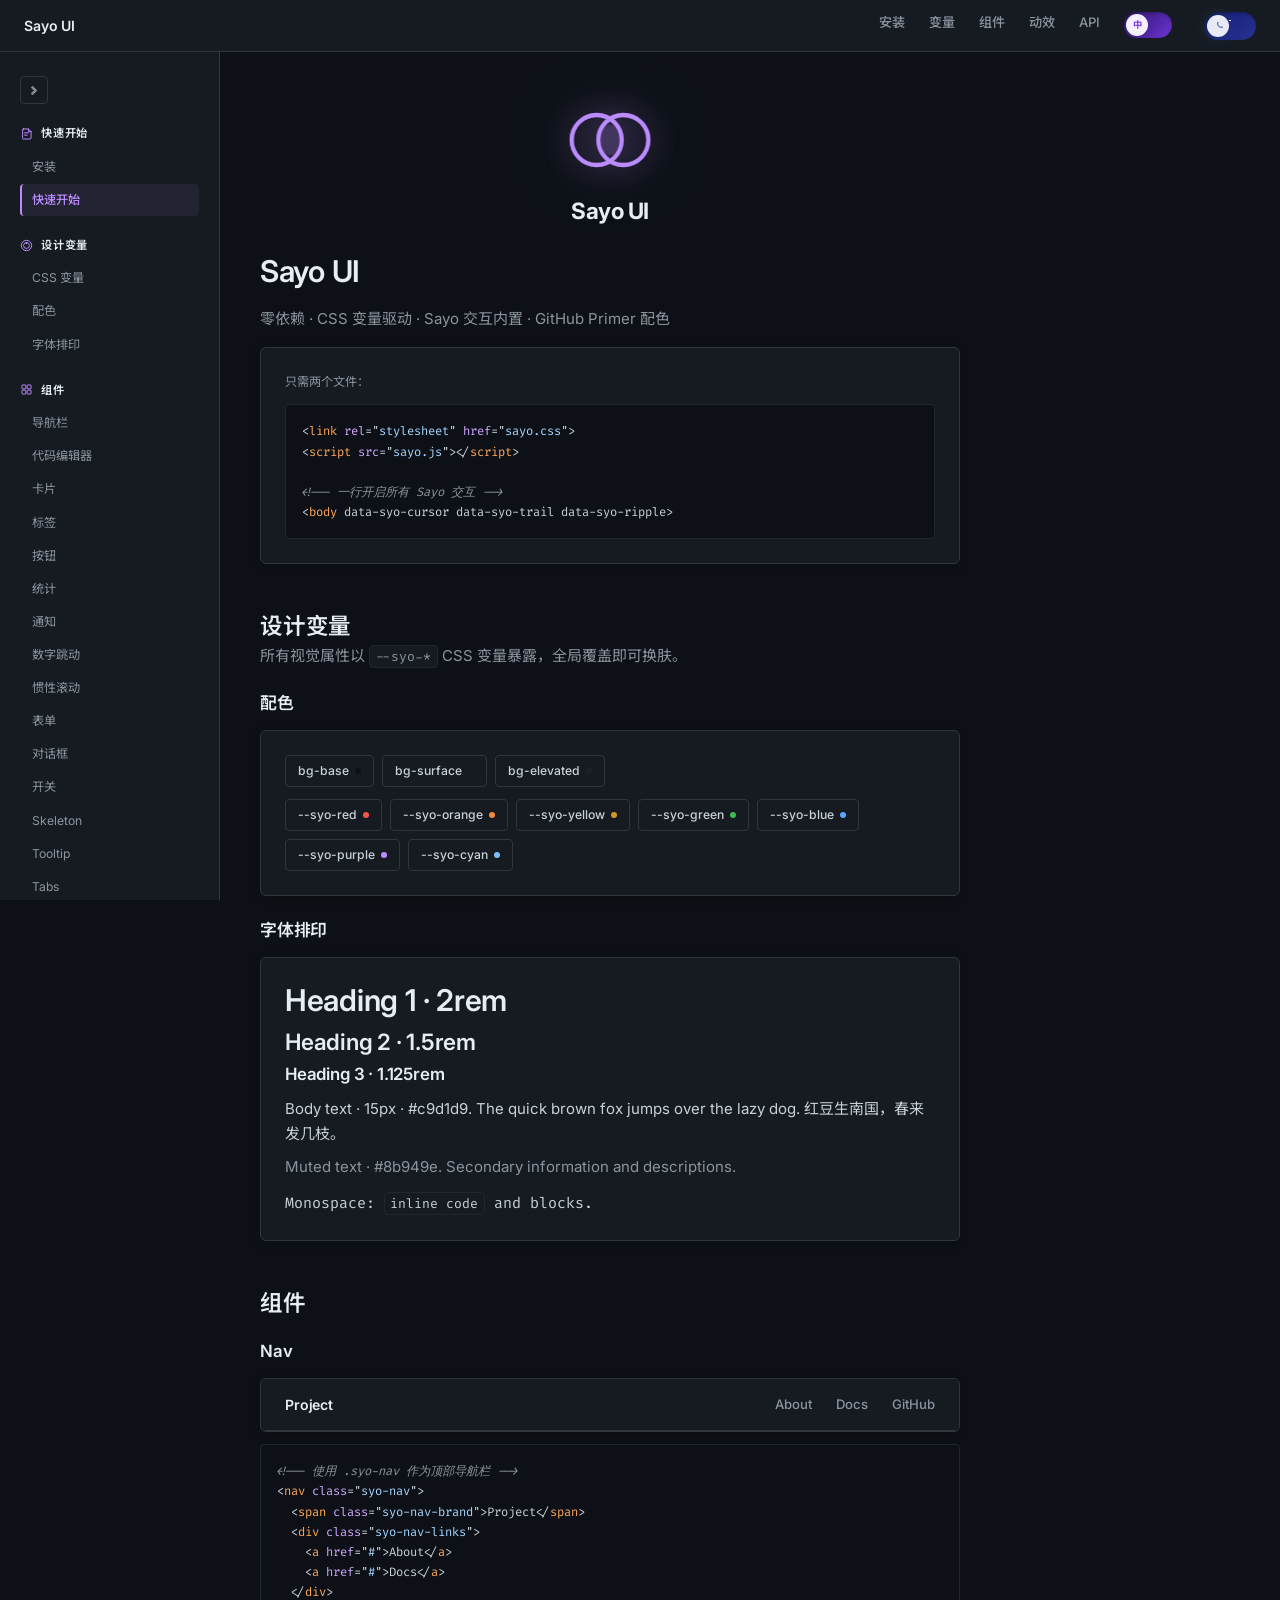
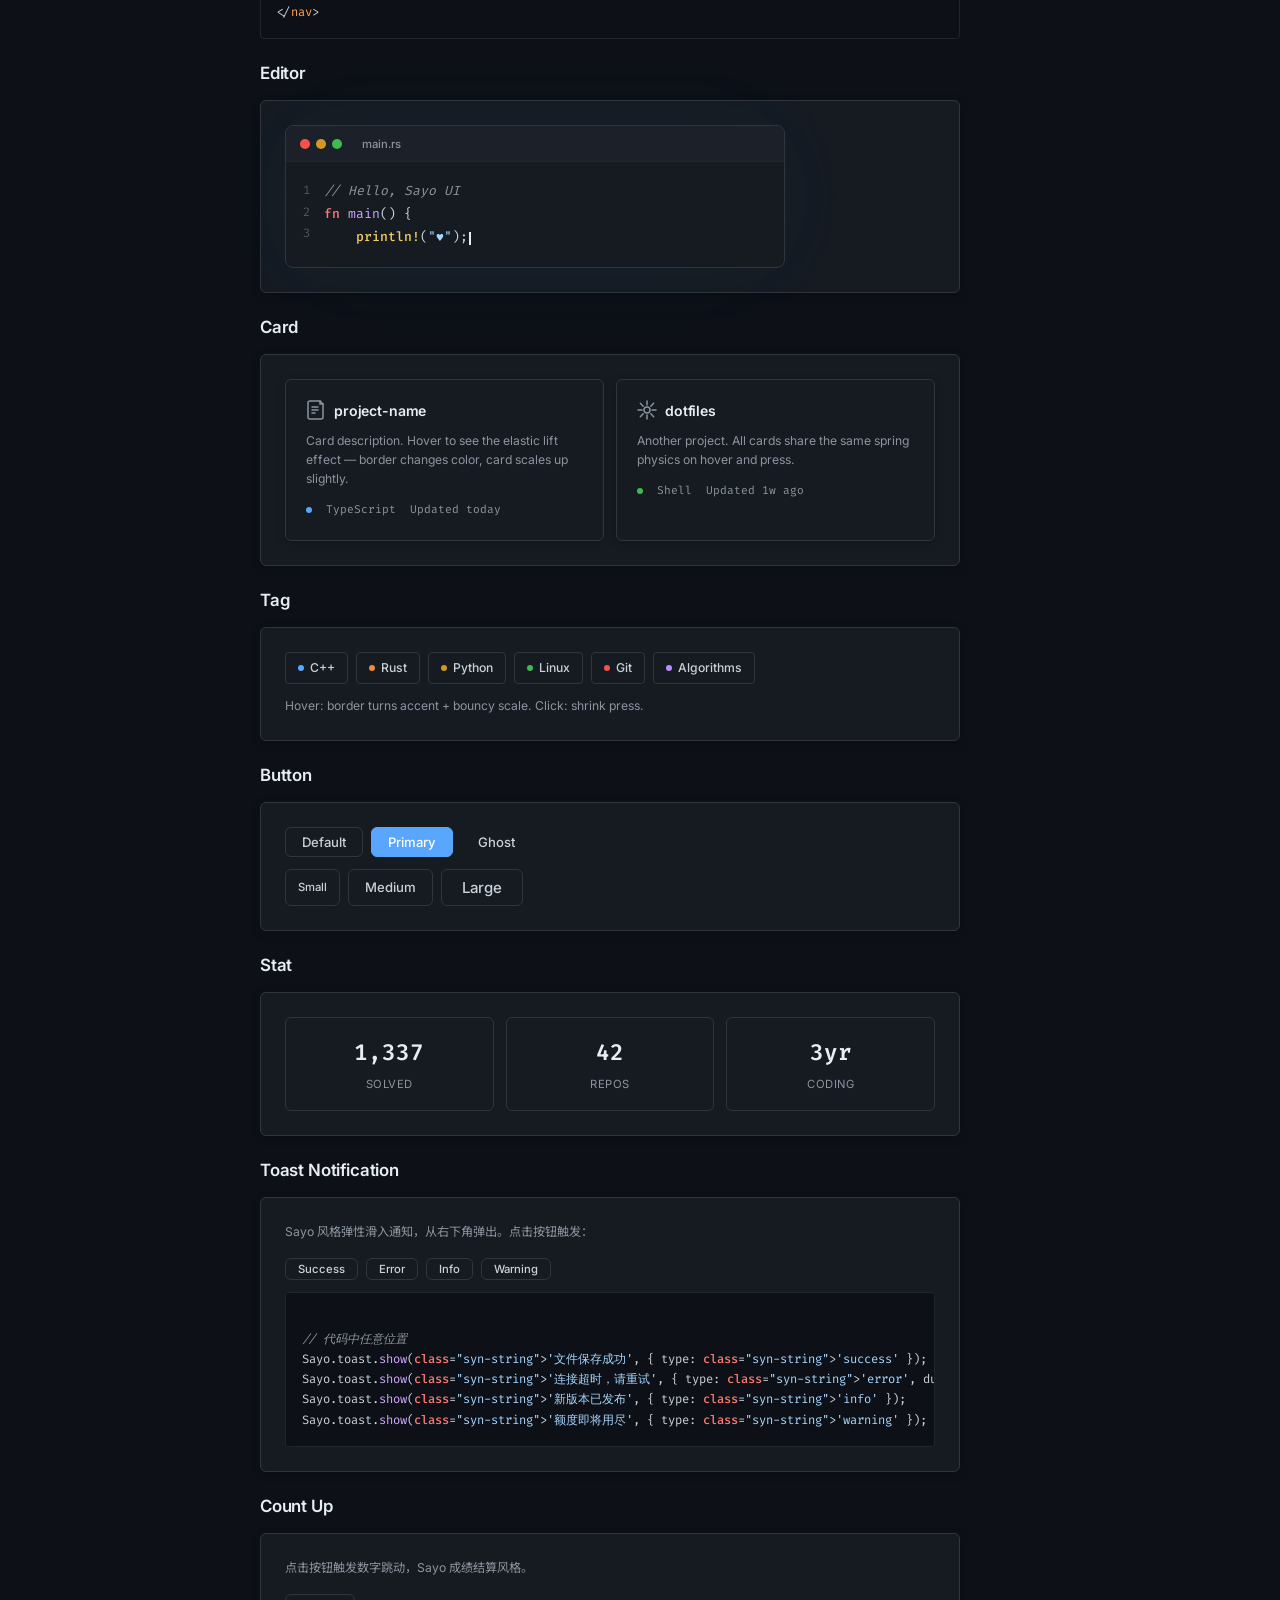
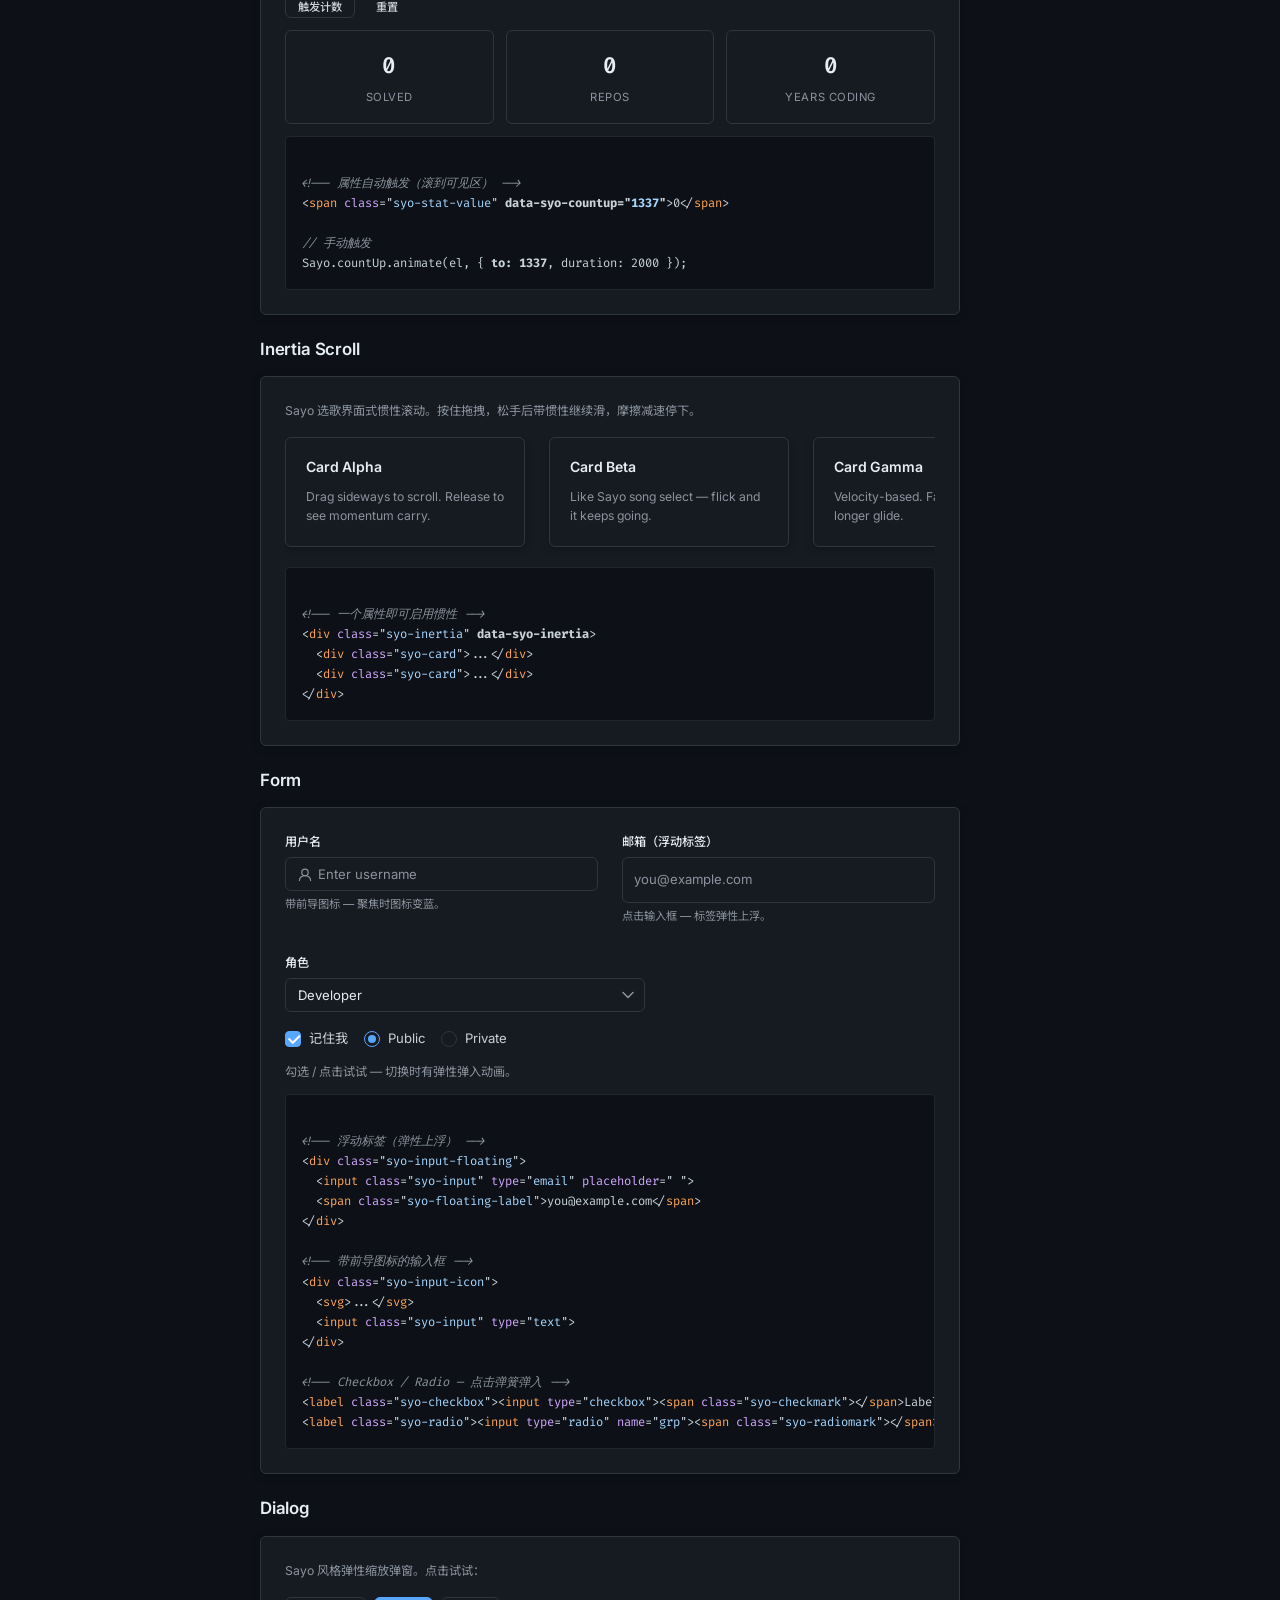
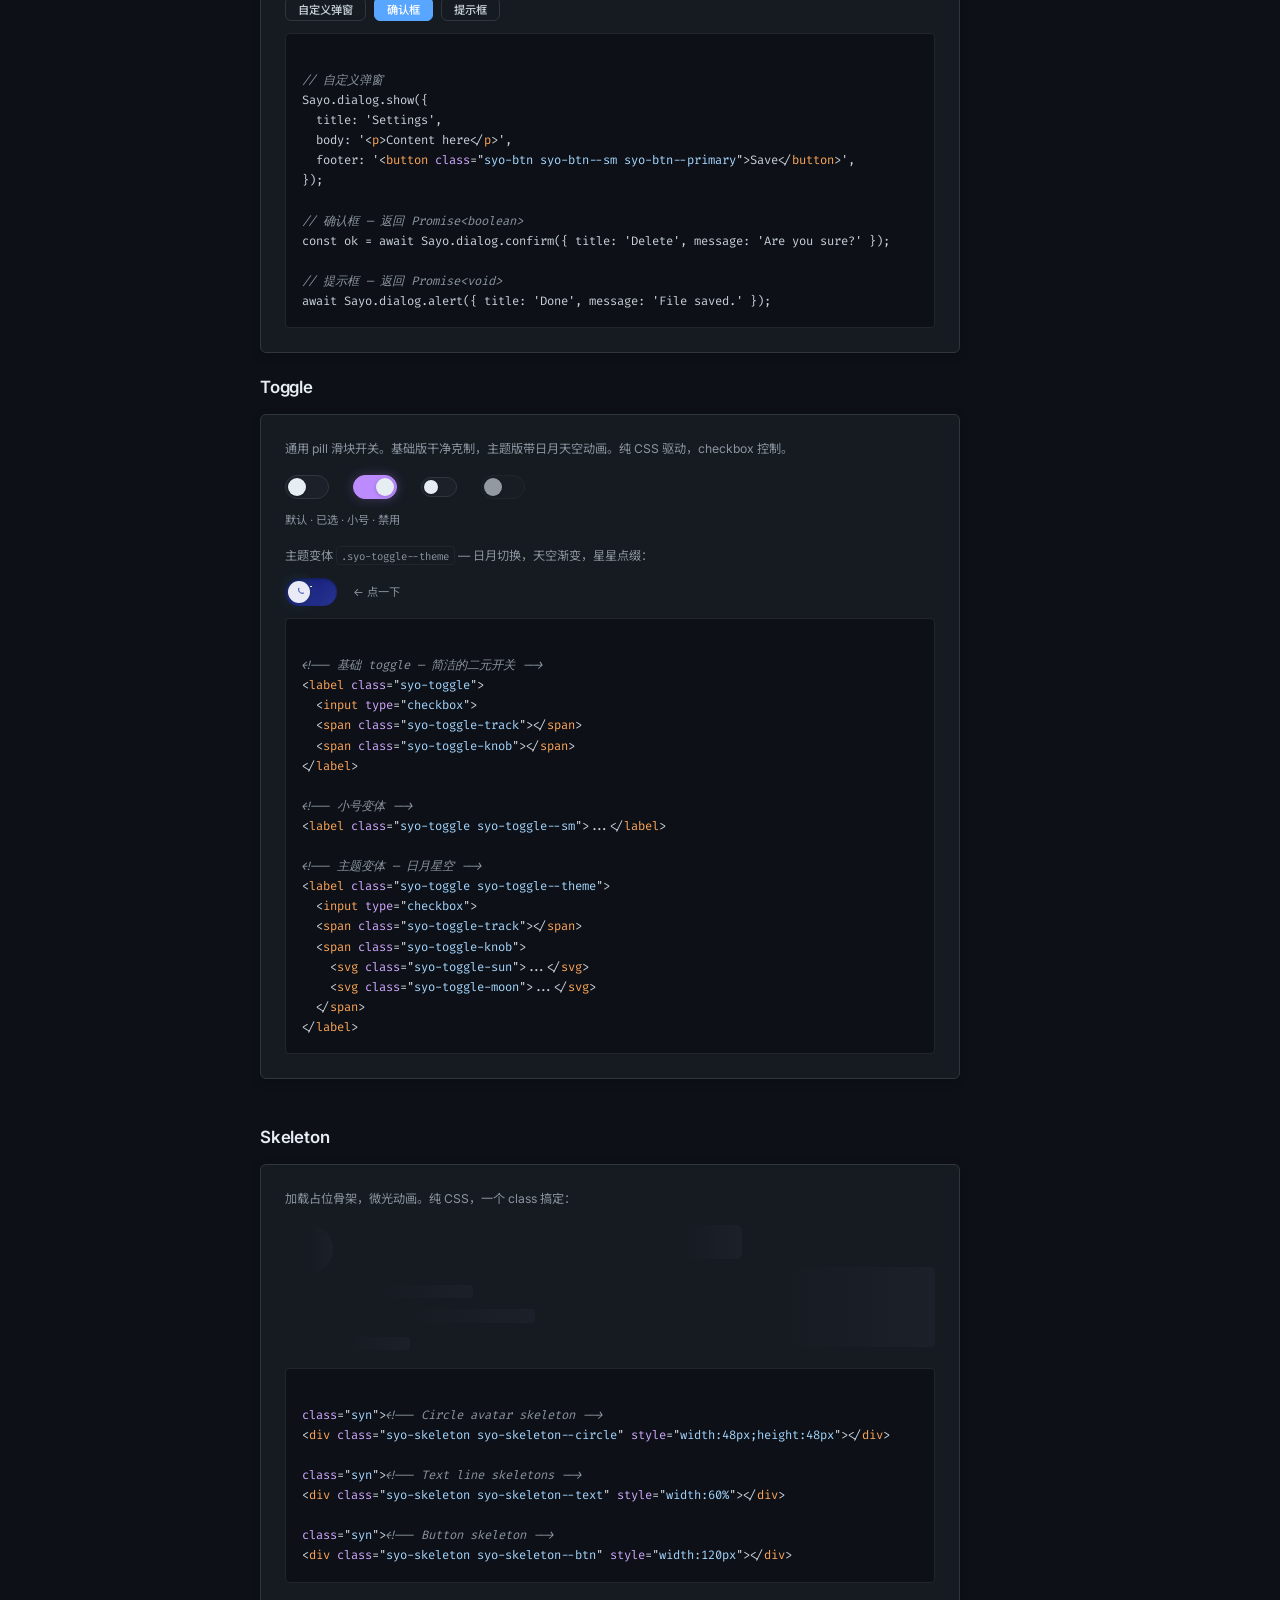
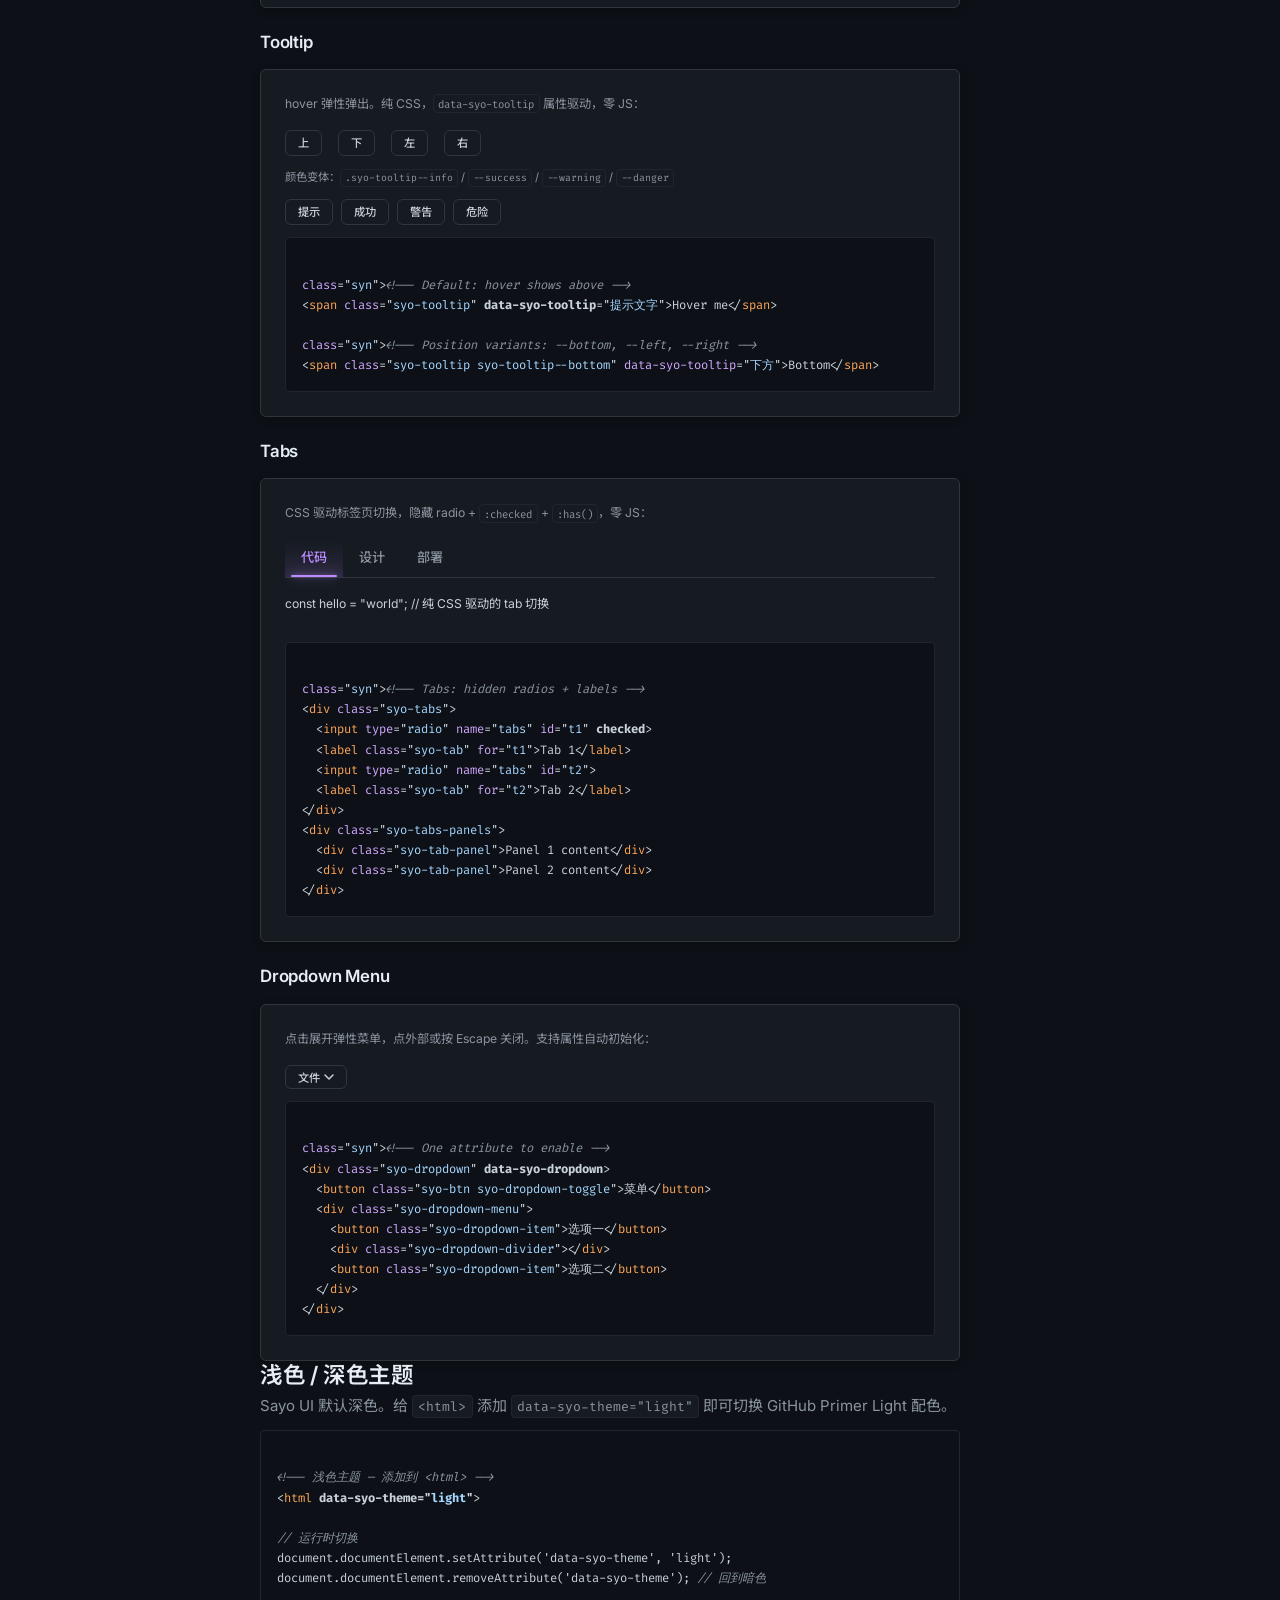
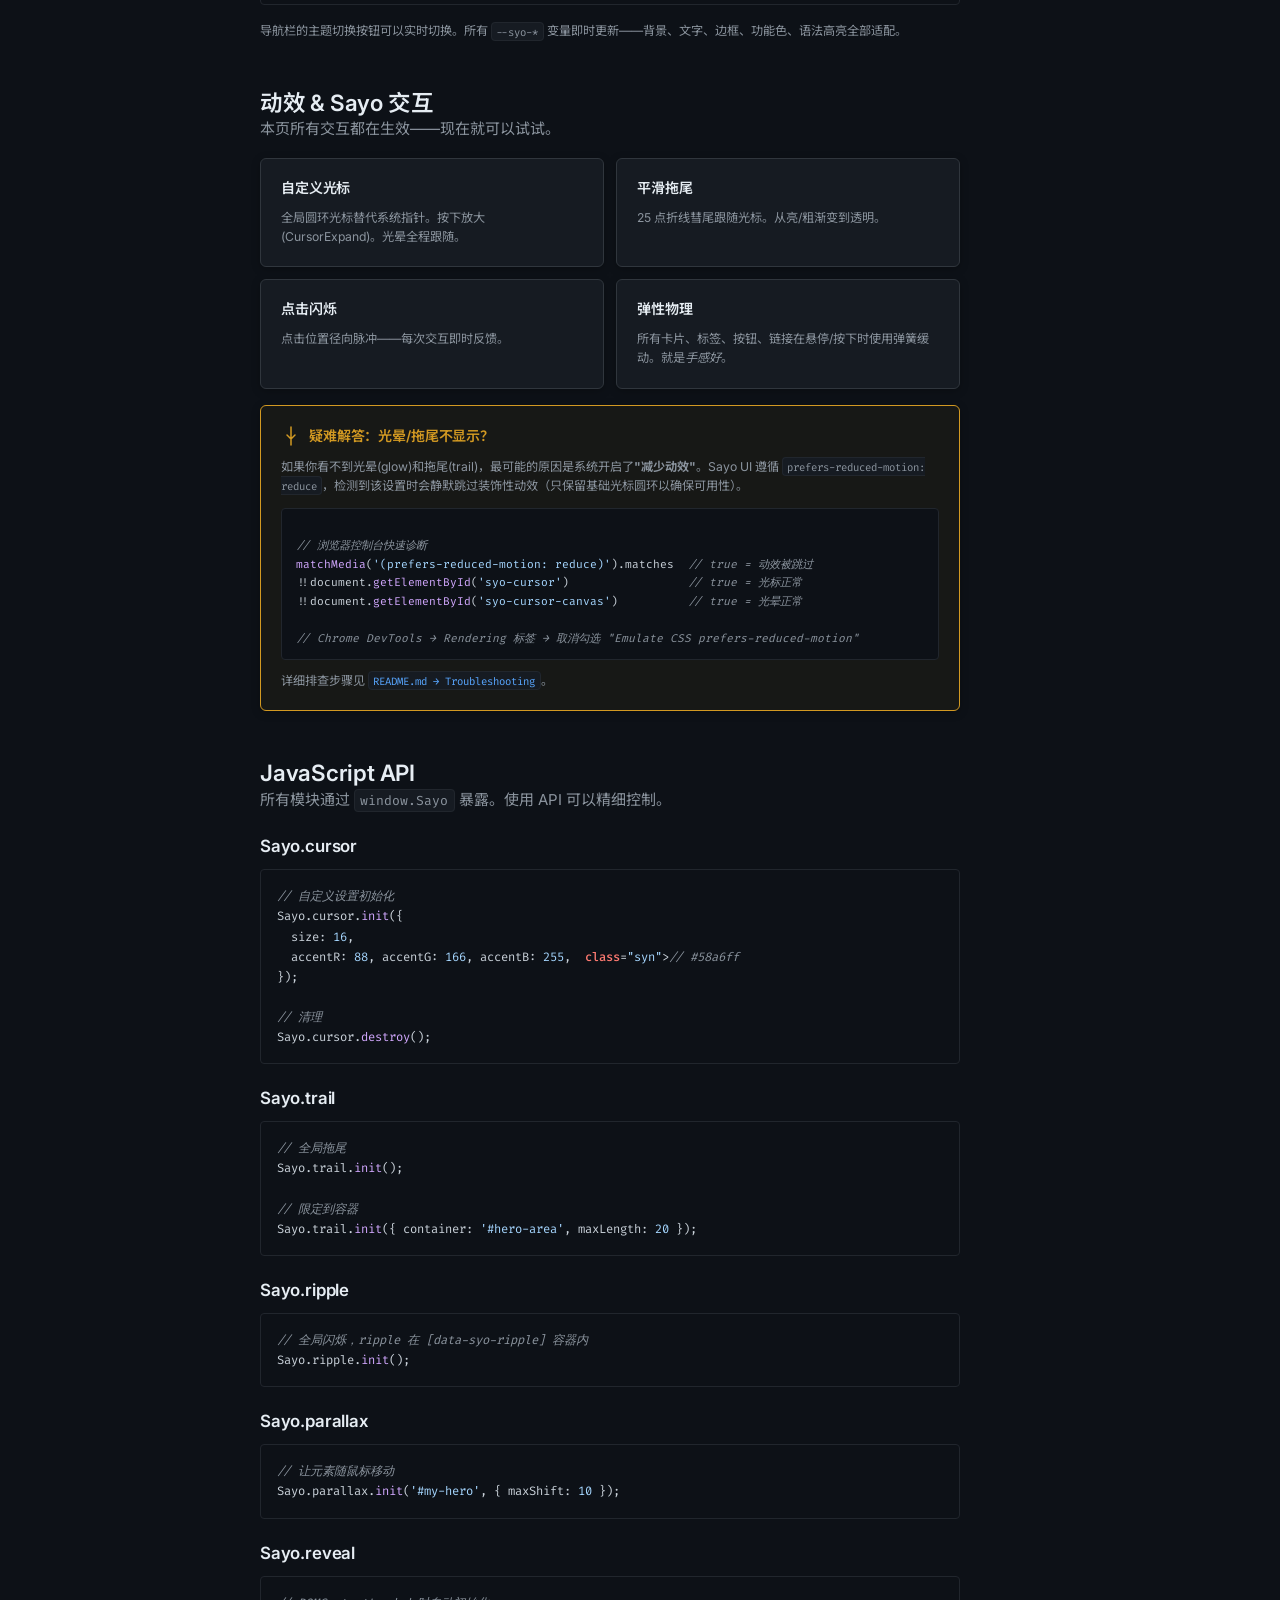
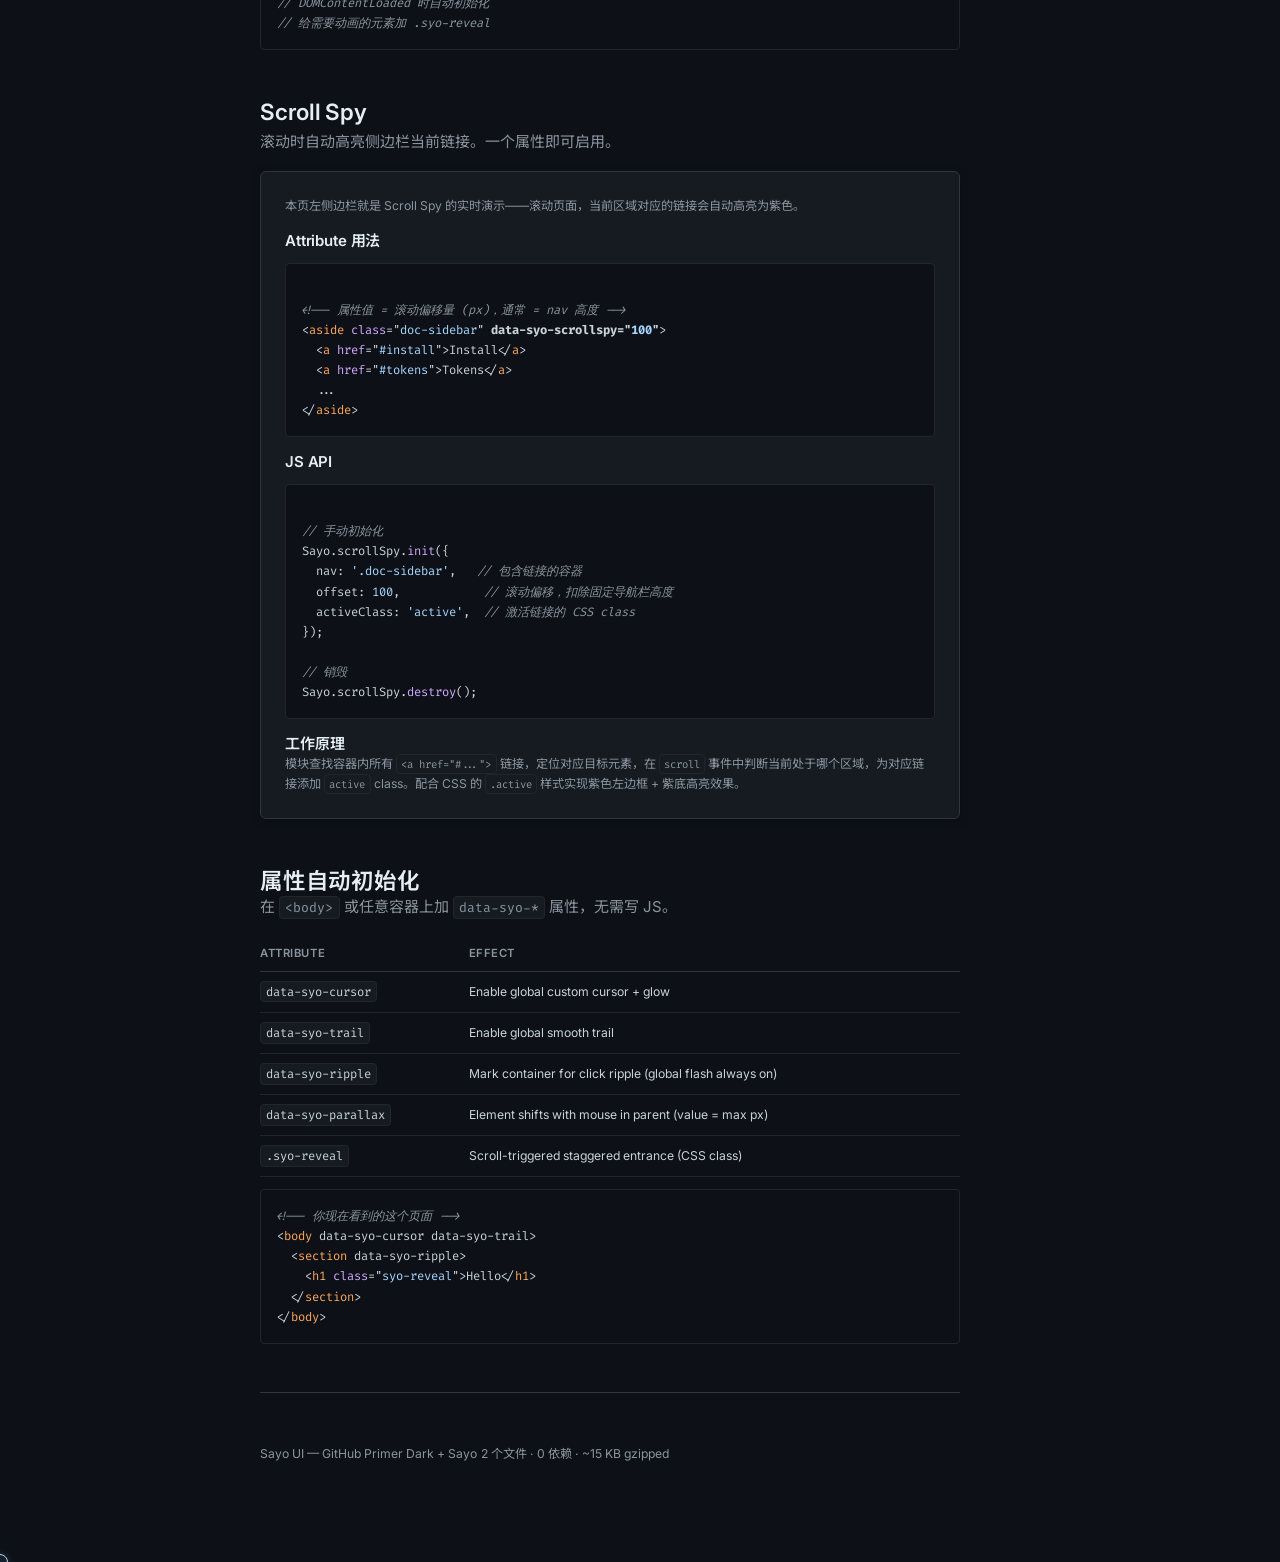
<file: index.html>
<!DOCTYPE html>
<html lang="zh-CN">
<head>
<meta charset="UTF-8">
<meta name="viewport" content="width=device-width, initial-scale=1.0">
<title>Sayo UI · docs</title>
<link rel="icon" href="data:image/svg+xml,%3Csvg xmlns='http://www.w3.org/2000/svg' viewBox='0 0 24 24'%3E%3Ccircle cx='8' cy='12' r='7.5' stroke='%23bc8cff' stroke-width='1.3' fill='none'/%3E%3Ccircle cx='16' cy='12' r='7.5' stroke='%23bc8cff' stroke-width='1.3' fill='none'/%3E%3Cpath d='M10.7 7.6a7.5 7.5 0 012.6 0 7.5 7.5 0 010 8.8 7.5 7.5 0 01-2.6 0 7.5 7.5 0 010-8.8z' fill='%23bc8cff' opacity='.18'/%3E%3C/svg%3E">
<link rel="preconnect" href="https://fonts.googleapis.com">
<link rel="preconnect" href="https://fonts.gstatic.com" crossorigin>
<link href="https://fonts.googleapis.com/css2?family=Fira+Code:wght@400;500;600&family=Inter:wght@400;500;600;700&family=Noto+Sans+SC:wght@400;500;600;700&display=swap" rel="stylesheet">
<link rel="stylesheet" href="sayo.css">
<style>
  /* Doc-specific overrides — minimal, only what sayo.css doesn't cover */
  .doc-grid {
    display: grid; grid-template-columns: auto 1fr; min-height: 100vh;
  }

  .doc-sidebar {
    position: sticky; top: var(--syo-nav-height);
    height: calc(100vh - var(--syo-nav-height));
    width: 220px;
    padding: var(--syo-space-6) var(--syo-space-5);
    overflow-y: auto;
    overflow-x: hidden;
    background: var(--syo-bg-surface);
    border-right: 1px solid var(--syo-border);
    transition: width 350ms var(--syo-ease-out),
                padding 350ms var(--syo-ease-out);
  }
  .doc-sidebar.collapsed {
    width: 44px;
    padding: var(--syo-space-3) var(--syo-space-1);
  }

  /* ── Sidebar toggle button ── */
  .sidebar-toggle {
    display: flex;
    align-items: center;
    justify-content: center;
    width: 28px; height: 28px;
    margin-bottom: var(--syo-space-3);
    border: 1px solid var(--syo-border);
    border-radius: var(--syo-radius-sm);
    background: var(--syo-bg-surface);
    color: var(--syo-fg-muted);
    cursor: pointer;
    transition: color 180ms var(--syo-ease-out),
                border-color 180ms var(--syo-ease-out),
                margin 350ms var(--syo-ease-out);
    flex-shrink: 0;
  }
  .sidebar-toggle:hover { color: var(--syo-accent); border-color: var(--syo-accent); }
  .sidebar-toggle svg { width: 13px; height: 13px; transition: transform 350ms var(--syo-ease-out); }
  .doc-sidebar.collapsed .sidebar-toggle { margin-left: auto; margin-right: auto; }
  .doc-sidebar.collapsed .sidebar-toggle svg { transform: rotate(180deg); }

  /* Text — fade out during collapse */
  .doc-sidebar a,
  .doc-sidebar .doc-sidebar-title span {
    white-space: nowrap;
    opacity: 1;
    transition: opacity 180ms ease;
  }

  /* Collapsed: links shrink to zero, titles keep only icon */
  .doc-sidebar.collapsed a {
    opacity: 0;
    padding-top: 0; padding-bottom: 0;
    height: 0; margin: 0;
    overflow: hidden;
    border-left: none;
    transition: opacity 100ms ease, height 0ms linear 100ms,
                padding 0ms linear 100ms, margin 0ms linear 100ms;
  }
  .doc-sidebar.collapsed .doc-sidebar-title span {
    opacity: 0;
    position: absolute;
    pointer-events: none;
    transition: opacity 100ms ease;
  }

  /* Collapsed: keep icons as nav dots, center them */
  .doc-sidebar.collapsed .doc-sidebar-title {
    justify-content: center;
    position: relative;
    margin-top: var(--syo-space-2);
    margin-bottom: var(--syo-space-2);
  }
  .doc-sidebar.collapsed .doc-sidebar-title svg { width: 15px; height: 15px; }

  .doc-sidebar a {
    display: block;
    padding: 6px 10px;
    margin-bottom: 1px;
    font-size: 0.8125rem;
    color: var(--syo-fg-muted);
    border-radius: var(--syo-radius-sm);
    border-left: 2px solid transparent;
    transition: color 180ms var(--syo-ease-out),
                background 180ms var(--syo-ease-out),
                border-color 200ms var(--syo-ease-out);
  }
  .doc-sidebar a:hover {
    color: var(--syo-fg-default);
    background: var(--syo-bg-surface);
    border-left-color: var(--syo-border);
  }
  .doc-sidebar a.active {
    color: var(--syo-accent);
    background: rgba(188, 140, 255, 0.08);
    border-left-color: var(--syo-accent);
    font-weight: 500;
  }
  .doc-sidebar-title {
    display: flex;
    align-items: center;
    gap: var(--syo-space-2);
    font-size: 0.75rem;
    font-weight: 600;
    color: var(--syo-fg-default);
    text-transform: uppercase;
    letter-spacing: 0.07em;
    margin-top: var(--syo-space-5);
    margin-bottom: var(--syo-space-2);
  }
  .doc-sidebar-title:first-child { margin-top: 0; }
  .doc-sidebar-title svg {
    flex-shrink: 0;
    color: var(--syo-accent);
  }

  .doc-main { padding: var(--syo-space-12) var(--syo-space-10); max-width: 780px; }

  .doc-section { margin-bottom: var(--syo-space-12); }
  .doc-section:last-child { margin-bottom: 0; }

  .demo-box {
    margin-top: var(--syo-space-4);
    padding: var(--syo-space-6);
    background: var(--syo-bg-surface);
    border: 1px solid var(--syo-border);
    border-radius: var(--syo-radius-md);
    box-shadow: 0 2px 8px rgba(0,0,0,0.25);
  }

  .demo-row { display: flex; flex-wrap: wrap; gap: var(--syo-space-2); margin-bottom: var(--syo-space-3); }
  .demo-row:last-child { margin-bottom: 0; }

  .code-block {
    margin-top: var(--syo-space-3);
    background: var(--syo-bg-base);
    border: 1px solid var(--syo-border-muted);
    border-radius: var(--syo-radius-sm);
    padding: var(--syo-space-4);
    overflow-x: auto;
    font-family: var(--syo-font-mono);
    font-size: 0.8125rem;
    line-height: 1.65;
    color: var(--syo-fg-body);
    white-space: pre;
  }

  .code-block .syn { color: var(--syo-syn-comment); font-style: italic; }

  /* ── Hamburger button ── */
  .nav-hamburger {
    display: none;
    align-items: center; justify-content: center;
    width: 32px; height: 32px;
    margin-right: var(--syo-space-2);
    border: none; background: none;
    color: var(--syo-fg-muted);
    cursor: pointer;
    border-radius: var(--syo-radius-sm);
    transition: color 150ms, background 150ms;
    flex-shrink: 0;
  }
  .nav-hamburger:hover { color: var(--syo-fg-default); background: var(--syo-bg-surface); }

  /* ── Sidebar backdrop (mobile) ── */
  .sidebar-backdrop {
    display: none;
    position: fixed; inset: 0;
    top: var(--syo-nav-height);
    background: rgba(0,0,0,0.5);
    z-index: 150;
    opacity: 0;
    transition: opacity 300ms ease;
    pointer-events: none;
  }
  .sidebar-backdrop.show { opacity: 1; pointer-events: auto; }

  /* ── Main content — fluid padding ── */
  .doc-main {
    padding: clamp(var(--syo-space-6), 4vw, var(--syo-space-12))
             clamp(var(--syo-space-4), 4vw, var(--syo-space-10));
    max-width: 780px;
  }

  /* ═══════════════════════════════════════════════════════════════
     TABLET: ≤1024px
     Sidebar auto-collapsed (toggle to expand)
     ═══════════════════════════════════════════════════════════════ */
  @media (max-width: 1024px) {
    /* Auto-collapse sidebar (unless user explicitly expanded via .collapsed toggle) */
    .doc-sidebar:not(.collapsed) {
      width: 44px;
      padding: var(--syo-space-3) var(--syo-space-1);
    }
    .doc-sidebar:not(.collapsed) a {
      opacity: 0; padding-top: 0; padding-bottom: 0;
      height: 0; margin: 0; overflow: hidden;
      border-left: none;
      transition: opacity 100ms ease, height 0ms linear 100ms,
                  padding 0ms linear 100ms, margin 0ms linear 100ms;
    }
    .doc-sidebar:not(.collapsed) .doc-sidebar-title {
      justify-content: center; position: relative;
      margin-top: var(--syo-space-2); margin-bottom: var(--syo-space-2);
    }
    .doc-sidebar:not(.collapsed) .doc-sidebar-title span {
      opacity: 0; position: absolute; pointer-events: none;
      transition: opacity 100ms ease;
    }
    .doc-sidebar:not(.collapsed) .doc-sidebar-title svg { width: 15px; height: 15px; }
    .doc-sidebar:not(.collapsed) .sidebar-toggle { margin-left: auto; margin-right: auto; }
    .doc-sidebar:not(.collapsed) .sidebar-toggle svg { transform: rotate(180deg); }
  }

  /* ═══════════════════════════════════════════════════════════════
     MOBILE: ≤768px
     Single column · off-canvas sidebar · hamburger visible
     ═══════════════════════════════════════════════════════════════ */
  @media (max-width: 768px) {
    .nav-hamburger { display: flex; }
    .doc-grid { grid-template-columns: 1fr; }

    .doc-sidebar {
      position: fixed;
      top: var(--syo-nav-height); left: 0; bottom: 0;
      width: 260px; z-index: 200;
      transform: translateX(-100%);
      transition: transform 300ms var(--syo-ease-out);
      box-shadow: 2px 0 16px rgba(0,0,0,0.3);
      padding: var(--syo-space-5) var(--syo-space-4) !important;
    }
    .doc-sidebar.mobile-open { transform: translateX(0); }

    /* Reset collapsed state when open on mobile */
    .doc-sidebar.mobile-open,
    .doc-sidebar.mobile-open.collapsed { width: 260px; }
    .doc-sidebar.mobile-open a {
      opacity: 1; padding-top: 6px; padding-bottom: 6px;
      height: auto; margin-bottom: 1px; overflow: visible;
    }
    .doc-sidebar.mobile-open .doc-sidebar-title {
      justify-content: flex-start; position: static;
      margin-top: var(--syo-space-5); margin-bottom: var(--syo-space-2);
    }
    .doc-sidebar.mobile-open .doc-sidebar-title span {
      opacity: 1; position: static; pointer-events: auto;
    }
    .doc-sidebar.mobile-open .doc-sidebar-title svg { width: 13px; height: 13px; }
    .doc-sidebar.mobile-open .sidebar-toggle { margin-left: 0; margin-right: 0; }
    .doc-sidebar.mobile-open .sidebar-toggle svg { transform: rotate(0); }

    .sidebar-backdrop { display: block; }
    .syo-hero-logo svg { width: clamp(48px, 12vw, 80px); height: clamp(48px, 12vw, 80px); }
  }

  /* ═══════════════════════════════════════════════════════════════
     SMALL: ≤480px
     Compact nav · tighter spacing
     ═══════════════════════════════════════════════════════════════ */
  @media (max-width: 480px) {
    .syo-nav { padding: 0 var(--syo-space-3); }
    .syo-nav-links { gap: var(--syo-space-2); }
    .syo-nav-links a { font-size: 0.75rem; }
    .code-block { font-size: clamp(0.6875rem, 3vw, 0.8125rem); padding: var(--syo-space-3); }
    .demo-box { padding: var(--syo-space-4); }
    .demo-row { gap: var(--syo-space-1); }
  }

  /* ── Hero logo ── */
  .syo-hero-logo {
    display: flex; flex-direction: column; align-items: center;
    margin-bottom: var(--syo-space-6);
    cursor: pointer;
    user-select: none;
    gap: var(--syo-space-3);
  }
  .syo-hero-logo svg {
    filter: drop-shadow(0 0 14px rgba(188,140,255,0.4))
            drop-shadow(0 0 32px rgba(188,140,255,0.2));
    transition: filter 300ms var(--syo-ease-out);
  }
  .syo-hero-logo:hover svg {
    filter: drop-shadow(0 0 18px rgba(188,140,255,0.55))
            drop-shadow(0 0 48px rgba(188,140,255,0.3));
  }
  .syo-hero-logo:active svg {
    transform: scale(0.95);
    transition: transform 120ms var(--syo-ease-elastic);
  }
  .syo-hero-logo .hero-text {
    font-size: 1.5rem;
    font-weight: 700;
    color: var(--syo-fg-default);
    letter-spacing: -0.02em;
    opacity: 0;
    transform: translateY(8px);
  }
  .syo-hero-logo .hero-text.show {
    animation: hero-text-in 600ms var(--syo-ease-elastic) forwards;
  }
  @keyframes hero-text-in {
    from { opacity: 0; transform: translateY(8px); }
    to   { opacity: 1; transform: translateY(0); }
  }

  /* ── Logo reveal animation — class-driven so we can replay ──
     Add .animate to the SVG to trigger the two-circle separation.
     Remove + re-add .animate to replay. */

  /* Default: pre-animation — circles coincident, lens invisible */
  .logo-ring-l, .logo-ring-r { transform: translateX(0); }
  .logo-lens { opacity: 0; }

  .sayo-logo-svg.animate .logo-ring-l { animation: logo-roll-left 900ms cubic-bezier(0.34,1.56,0.64,1) 200ms both; }
  .sayo-logo-svg.animate .logo-ring-r { animation: logo-roll-right 900ms cubic-bezier(0.34,1.56,0.64,1) 200ms both; }
  .sayo-logo-svg.animate .logo-lens  { animation: logo-lens-in 500ms ease-out 700ms both; }

  @keyframes logo-roll-left {
    from { transform: translateX(0); }
    to   { transform: translateX(-4px); }
  }
  @keyframes logo-roll-right {
    from { transform: translateX(0); }
    to   { transform: translateX(4px); }
  }
  @keyframes logo-lens-in {
    from { opacity: 0; }
    to   { opacity: 0.18; }
  }

  /* Reduced motion — skip animation, show final state */
  @media (prefers-reduced-motion: reduce) {
    .logo-ring-l { transform: translateX(-4px); animation: none !important; }
    .logo-ring-r { transform: translateX(4px); animation: none !important; }
    .logo-lens { opacity: 0.18; animation: none !important; }
  }
</style>
</head>
<body data-syo-cursor data-syo-trail>

<!-- Skip link (visible on focus) -->
<a href="#main-content" class="syo-skip-link">Skip to content</a>

<!-- ═══════════ NAV ═══════════ -->
<nav class="syo-nav">
  <button class="nav-hamburger" id="nav-hamburger" aria-label="Menu" title="菜单">
    <svg width="18" height="18" viewBox="0 0 20 20" fill="none"><path d="M3 5h14M3 10h14M3 15h14" stroke="currentColor" stroke-width="1.8" stroke-linecap="round"/></svg>
  </button>
  <span class="syo-nav-brand">Sayo UI</span>
  <div class="syo-nav-links">
    <a href="#install" data-i18n="nav.install">安装</a>
    <a href="#tokens" data-i18n="nav.tokens">变量</a>
    <a href="#components" data-i18n="nav.components">组件</a>
    <a href="#motion" data-i18n="nav.motion">动效</a>
    <a href="#js-api" data-i18n="nav.js">API</a>
    <label class="syo-toggle syo-toggle--lang" id="lang-toggle" title="Switch language" aria-label="Switch language" data-i18n-attr="aria-label:lang.switch-label">
      <input type="checkbox" id="lang-checkbox">
      <span class="syo-toggle-track"></span>
      <span class="syo-toggle-knob">
        <span class="syo-lang-zh">中</span>
        <span class="syo-lang-en">EN</span>
      </span>
    </label>
    <label class="syo-toggle syo-toggle--theme" id="theme-toggle" title="Toggle theme" aria-label="Toggle theme" data-i18n-attr="aria-label:theme.toggle-label" style="margin-left:var(--syo-space-2)">
      <input type="checkbox" id="theme-checkbox">
      <span class="syo-toggle-track"></span>
      <span class="syo-toggle-knob">
        <svg class="syo-toggle-sun" viewBox="0 0 20 20" fill="none"><circle cx="10" cy="10" r="3.5" stroke="#f57c00" stroke-width="1.5"/><path d="M10 2v2.5M10 15.5V18M2 10h2.5M15.5 10H18M4.34 4.34l1.77 1.77M13.89 13.89l1.77 1.77M4.34 15.66l1.77-1.77M13.89 6.11l1.77-1.77" stroke="#f57c00" stroke-width="1.2" stroke-linecap="round"/></svg>
        <svg class="syo-toggle-moon" viewBox="0 0 20 20" fill="none"><path d="M16.5 12.5A6 6 0 019 4.5a6 6 0 007.5 8z" stroke="#5c6bc0" stroke-width="1.5" stroke-linejoin="round"/></svg>
      </span>
    </label>
  </div>
</nav>

<!-- ═══════════ LAYOUT ═══════════ -->
<div class="doc-grid">

<!-- SIDEBAR BACKDROP (mobile) -->
<div class="sidebar-backdrop" id="sidebar-backdrop"></div>

<!-- SIDEBAR -->
<aside class="doc-sidebar" data-syo-scrollspy="100">
  <button class="sidebar-toggle" id="sidebar-toggle" title="折叠侧边栏" aria-label="Toggle sidebar">
    <svg viewBox="0 0 20 20" fill="none"><path d="M7 4l-1.5 1.5L10.5 10l-5 4.5L7 16l6-6-6-6z" stroke="currentColor" stroke-width="1.8" stroke-linecap="round" stroke-linejoin="round"/></svg>
  </button>
  <p class="doc-sidebar-title">
    <svg width="13" height="13" viewBox="0 0 20 20" fill="none"><path d="M5 3h8l4 4v10a1.5 1.5 0 01-1.5 1.5h-9A1.5 1.5 0 014 17V4.5A1.5 1.5 0 015.5 3z" stroke="currentColor" stroke-width="1.5" stroke-linecap="round" stroke-linejoin="round"/><path d="M13 3v4h4M7 9h6M7 12.5h4" stroke="currentColor" stroke-width="1.5" stroke-linecap="round"/></svg>
    <span data-i18n="sidebar.getting-started">快速开始</span>
  </p>
  <a href="#install" data-i18n="sidebar.install">安装</a>
  <a href="#install" data-i18n="sidebar.quick-start">快速开始</a>

  <p class="doc-sidebar-title">
    <svg width="13" height="13" viewBox="0 0 20 20" fill="none"><circle cx="10" cy="10" r="8" stroke="currentColor" stroke-width="1.5"/><circle cx="10" cy="10" r="4.5" stroke="currentColor" stroke-width="1.5"/><circle cx="10" cy="6" r="1.5" fill="currentColor"/></svg>
    <span data-i18n="sidebar.tokens">设计变量</span>
  </p>
  <a href="#tokens" data-i18n="sidebar.css-vars">CSS 变量</a>
  <a href="#colors" data-i18n="sidebar.colors">配色</a>
  <a href="#typography" data-i18n="sidebar.typography">字体排印</a>

  <p class="doc-sidebar-title">
    <svg width="13" height="13" viewBox="0 0 20 20" fill="none"><rect x="3" y="3" width="6" height="6" rx="1" stroke="currentColor" stroke-width="1.5"/><rect x="11" y="3" width="6" height="6" rx="1" stroke="currentColor" stroke-width="1.5"/><rect x="3" y="11" width="6" height="6" rx="1" stroke="currentColor" stroke-width="1.5"/><rect x="11" y="11" width="6" height="6" rx="1" stroke="currentColor" stroke-width="1.5"/></svg>
    <span data-i18n="sidebar.components">组件</span>
  </p>
  <a href="#comp-nav" data-i18n="sidebar.nav">导航栏</a>
  <a href="#comp-editor" data-i18n="sidebar.editor">代码编辑器</a>
  <a href="#comp-card" data-i18n="sidebar.card">卡片</a>
  <a href="#comp-tag" data-i18n="sidebar.tag">标签</a>
  <a href="#comp-btn" data-i18n="sidebar.btn">按钮</a>
  <a href="#comp-stat" data-i18n="sidebar.stat">统计</a>
  <a href="#comp-toast" data-i18n="sidebar.toast">通知</a>
  <a href="#comp-countup" data-i18n="sidebar.countup">数字跳动</a>
  <a href="#comp-inertia" data-i18n="sidebar.inertia">惯性滚动</a>
  <a href="#comp-form" data-i18n="sidebar.form">表单</a>
  <a href="#comp-dialog" data-i18n="sidebar.dialog">对话框</a>
  <a href="#comp-toggle" data-i18n="sidebar.toggle">Theme Toggle</a>
  <a href="#comp-skeleton">Skeleton</a>
  <a href="#comp-tooltip">Tooltip</a>
  <a href="#comp-tabs">Tabs</a>
  <a href="#comp-dropdown">Dropdown</a>

  <p class="doc-sidebar-title">
    <svg width="13" height="13" viewBox="0 0 20 20" fill="none"><circle cx="10" cy="10" r="8" stroke="currentColor" stroke-width="1.5"/><path d="M10 2a8 8 0 010 16V2z" fill="currentColor" opacity="0.3"/></svg>
    <span data-i18n="sidebar.theme">主题</span>
  </p>
  <a href="#theme" data-i18n="sidebar.theme">主题</a>

  <p class="doc-sidebar-title">
    <svg width="13" height="13" viewBox="0 0 20 20" fill="none"><path d="M11 2L5 11h5l-1 7 6-9h-5l1-7z" stroke="currentColor" stroke-width="1.5" stroke-linejoin="round"/></svg>
    <span data-i18n="sidebar.motion-js">动效 & JS</span>
  </p>
  <a href="#motion" data-i18n="sidebar.motion">动效</a>
  <a href="#js-api" data-i18n="sidebar.js-api">JS API</a>
  <a href="#scrollspy">Scroll Spy</a>
  <a href="#auto-init" data-i18n="sidebar.auto-init">自动初始化</a>

  <p class="doc-sidebar-title">
    <svg width="13" height="13" viewBox="0 0 20 20" fill="none"><rect x="3" y="3" width="6" height="6" rx="1" stroke="currentColor" stroke-width="1.5"/><rect x="11" y="3" width="6" height="6" rx="1" stroke="currentColor" stroke-width="1.5"/><rect x="3" y="11" width="6" height="6" rx="1" stroke="currentColor" stroke-width="1.5"/><rect x="11" y="11" width="6" height="6" rx="1" stroke="currentColor" stroke-width="1.5"/></svg>
    <span data-i18n="sidebar.resources">Resources</span>
  </p>
  <a href="icons/" data-i18n="sidebar.icons">Icons gallery</a>
</aside>

<!-- MAIN -->
<main class="doc-main" id="main-content">

<!-- ── INSTALL ── -->
<div class="doc-section" id="install">
  <!-- Hero logo — click to replay the reveal animation -->
  <div class="syo-hero-logo" id="hero-logo" title="Click to replay">
    <svg width="80" height="80" viewBox="0 0 24 24" fill="none" class="sayo-logo-svg" style="overflow:visible">
      <g class="logo-ring-l" style="transform-origin:12px 12px"><circle cx="12" cy="12" r="7.5" stroke="var(--syo-accent)" stroke-width="1.3"/></g>
      <g class="logo-ring-r" style="transform-origin:12px 12px"><circle cx="12" cy="12" r="7.5" stroke="var(--syo-accent)" stroke-width="1.3"/></g>
      <path class="logo-lens" d="M10.7 7.6a7.5 7.5 0 012.6 0 7.5 7.5 0 010 8.8 7.5 7.5 0 01-2.6 0 7.5 7.5 0 010-8.8z" fill="var(--syo-accent)"/>
    </svg>
    <span class="hero-text">Sayo UI</span>
  </div>
  <h1 data-i18n="install.heading">Sayo UI</h1>
  <p class="syo-text-muted syo-mt-4" data-i18n="install.tagline">
    零依赖 · CSS 变量驱动 · Sayo 交互内置 · GitHub Primer Dark 配色
  </p>

  <div class="demo-box syo-mt-6">
    <p class="syo-text-sm syo-text-muted" data-i18n="install.desc">只需两个文件：</p>
    <div class="code-block">&lt;link rel="stylesheet" href="sayo.css"&gt;
&lt;script src="sayo.js"&gt;&lt;/script&gt;

&lt;!-- 一行开启所有 Sayo 交互 --&gt;
&lt;body data-syo-cursor data-syo-trail data-syo-ripple&gt;</div>
  </div>
</div>

<!-- ── TOKENS ── -->
<div class="doc-section" id="tokens">
  <h2 data-i18n="tokens.heading">设计变量</h2>
  <p class="syo-text-muted syo-mt-1" data-i18n="tokens.desc">所有视觉属性以 <code>--syo-*</code> CSS 变量暴露，全局覆盖即可换肤。</p>

  <h3 id="colors" class="syo-mt-6" data-i18n="tokens.colors">配色</h3>
  <div class="demo-box">
    <div class="demo-row">
      <span class="syo-tag">bg-base<span class="syo-tag-dot" style="background:#0d1117"></span></span>
      <span class="syo-tag">bg-surface<span class="syo-tag-dot" style="background:#161b22"></span></span>
      <span class="syo-tag">bg-elevated<span class="syo-tag-dot" style="background:#1c2129"></span></span>
    </div>
    <div class="demo-row">
      <span class="syo-tag">--syo-red<span class="syo-tag-dot syo-tag-dot--red"></span></span>
      <span class="syo-tag">--syo-orange<span class="syo-tag-dot syo-tag-dot--orange"></span></span>
      <span class="syo-tag">--syo-yellow<span class="syo-tag-dot syo-tag-dot--yellow"></span></span>
      <span class="syo-tag">--syo-green<span class="syo-tag-dot syo-tag-dot--green"></span></span>
      <span class="syo-tag">--syo-blue<span class="syo-tag-dot syo-tag-dot--blue"></span></span>
      <span class="syo-tag">--syo-purple<span class="syo-tag-dot syo-tag-dot--purple"></span></span>
      <span class="syo-tag">--syo-cyan<span class="syo-tag-dot syo-tag-dot--cyan"></span></span>
    </div>
  </div>

  <h3 id="typography" class="syo-mt-6" data-i18n="tokens.typography">字体排印</h3>
  <div class="demo-box">
    <h1>Heading 1 · 2rem</h1>
    <h2 class="syo-mt-2">Heading 2 · 1.5rem</h2>
    <h3 class="syo-mt-2">Heading 3 · 1.125rem</h3>
    <p class="syo-mt-3">Body text · 15px · #c9d1d9. The quick brown fox jumps over the lazy dog. 红豆生南国，春来发几枝。</p>
    <p class="syo-text-muted syo-mt-2">Muted text · #8b949e. Secondary information and descriptions.</p>
    <p class="syo-text-mono syo-mt-3">Monospace: <code>inline code</code> and blocks.</p>
  </div>
</div>

<!-- ── COMPONENTS ── -->
<div class="doc-section" id="components">
  <h2 data-i18n="components.heading">组件</h2>

  <!-- Nav -->
  <h3 id="comp-nav" class="syo-mt-6">Nav</h3>
  <div class="demo-box" style="padding:0;overflow:hidden">
    <nav class="syo-nav" style="position:static">
      <span class="syo-nav-brand">Project</span>
      <div class="syo-nav-links">
        <a href="#">About</a>
        <a href="#">Docs</a>
        <a href="#">GitHub</a>
      </div>
    </nav>
  </div>
  <div class="code-block"><span class="syn" data-i18n="syn.nav-desc">&lt;!-- Use .syo-nav for the top bar --&gt;</span>
&lt;nav class="syo-nav"&gt;
  &lt;span class="syo-nav-brand"&gt;Project&lt;/span&gt;
  &lt;div class="syo-nav-links"&gt;
    &lt;a href="#"&gt;About&lt;/a&gt;
    &lt;a href="#"&gt;Docs&lt;/a&gt;
  &lt;/div&gt;
&lt;/nav&gt;</div>

  <!-- Editor -->
  <h3 id="comp-editor" class="syo-mt-6">Editor</h3>
  <div class="demo-box">
    <div class="syo-editor" style="max-width:500px">
      <div class="syo-editor-titlebar">
        <div class="syo-editor-dots">
          <span class="syo-editor-dot syo-editor-dot--red"></span>
          <span class="syo-editor-dot syo-editor-dot--yellow"></span>
          <span class="syo-editor-dot syo-editor-dot--green"></span>
        </div>
        <span class="syo-editor-filename">main.rs</span>
      </div>
      <div class="syo-editor-body">
        <div class="syo-editor-gutter"><span>1</span><span>2</span><span>3</span></div>
        <div class="syo-editor-code">
          <span class="line"><span class="syn-comment">// Hello, Sayo UI</span></span>
          <span class="line"><span class="syn-keyword">fn</span> <span class="syn-func">main</span>() {</span>
          <span class="line">    <span class="syn-macro">println!</span>(<span class="syn-string">"&hearts;"</span>);<span class="syo-editor-cursor"></span></span>
        </div>
      </div>
    </div>
  </div>

  <!-- Cards -->
  <h3 id="comp-card" class="syo-mt-6">Card</h3>
  <div class="demo-box">
    <div class="syo-grid-2">
      <article class="syo-card">
        <div class="syo-card-head">
          <svg class="syo-card-icon" width="20" height="20" viewBox="0 0 20 20" fill="none"><path d="M4 1h10l3 3v13a2 2 0 01-2 2H4a2 2 0 01-2-2V3a2 2 0 012-2z" stroke="currentColor" stroke-width="1.5" stroke-linecap="round"/><path d="M14 1v3h3M6 7h6M6 10h6M6 13h3" stroke="currentColor" stroke-width="1.5" stroke-linecap="round"/></svg>
          <h3 class="syo-card-title"><a href="#">project-name</a></h3>
        </div>
        <p class="syo-card-desc">Card description. Hover to see the elastic lift effect — border changes color, card scales up slightly.</p>
        <div class="syo-card-meta">
          <span class="syo-tag-dot syo-tag-dot--blue"></span> TypeScript
          <span>Updated today</span>
        </div>
      </article>
      <article class="syo-card">
        <div class="syo-card-head">
          <svg class="syo-card-icon" width="20" height="20" viewBox="0 0 20 20" fill="none"><circle cx="10" cy="10" r="3" stroke="currentColor" stroke-width="1.5"/><path d="M10 1v4m0 10v4M1 10h4m10 0h4M3.34 3.34l2.83 2.83m7.66 7.66l2.83 2.83M3.34 16.66l2.83-2.83M16.66 3.34l-2.83 2.83" stroke="currentColor" stroke-width="1.5" stroke-linecap="round"/></svg>
          <h3 class="syo-card-title"><a href="#">dotfiles</a></h3>
        </div>
        <p class="syo-card-desc">Another project. All cards share the same spring physics on hover and press.</p>
        <div class="syo-card-meta">
          <span class="syo-tag-dot syo-tag-dot--green"></span> Shell
          <span>Updated 1w ago</span>
        </div>
      </article>
    </div>
  </div>

  <!-- Tags -->
  <h3 id="comp-tag" class="syo-mt-6">Tag</h3>
  <div class="demo-box">
    <div class="demo-row">
      <span class="syo-tag"><span class="syo-tag-dot syo-tag-dot--blue"></span>C++</span>
      <span class="syo-tag"><span class="syo-tag-dot syo-tag-dot--orange"></span>Rust</span>
      <span class="syo-tag"><span class="syo-tag-dot syo-tag-dot--yellow"></span>Python</span>
      <span class="syo-tag"><span class="syo-tag-dot syo-tag-dot--green"></span>Linux</span>
      <span class="syo-tag"><span class="syo-tag-dot syo-tag-dot--red"></span>Git</span>
      <span class="syo-tag"><span class="syo-tag-dot syo-tag-dot--purple"></span>Algorithms</span>
    </div>
    <p class="syo-text-muted syo-text-sm syo-mt-3">Hover: border turns accent + bouncy scale. Click: shrink press.</p>
  </div>

  <!-- Buttons -->
  <h3 id="comp-btn" class="syo-mt-6">Button</h3>
  <div class="demo-box">
    <div class="demo-row">
      <button class="syo-btn">Default</button>
      <button class="syo-btn syo-btn--primary">Primary</button>
      <button class="syo-btn syo-btn--ghost">Ghost</button>
    </div>
    <div class="demo-row syo-mt-3">
      <button class="syo-btn syo-btn--sm">Small</button>
      <button class="syo-btn">Medium</button>
      <button class="syo-btn syo-btn--lg">Large</button>
    </div>
  </div>

  <!-- Stats -->
  <h3 id="comp-stat" class="syo-mt-6">Stat</h3>
  <div class="demo-box">
    <div class="syo-grid-3">
      <div class="syo-stat"><span class="syo-stat-value">1,337</span><span class="syo-stat-label">Solved</span></div>
      <div class="syo-stat"><span class="syo-stat-value">42</span><span class="syo-stat-label">Repos</span></div>
      <div class="syo-stat"><span class="syo-stat-value">3yr</span><span class="syo-stat-label">Coding</span></div>
    </div>
  </div>

  <!-- Toast -->
  <h3 id="comp-toast" class="syo-mt-6">Toast Notification</h3>
  <div class="demo-box">
    <p class="syo-text-sm syo-text-muted syo-mb-4" data-i18n="comp-toast.desc">Sayo 风格弹性滑入通知，从右下角弹出。点击按钮触发：</p>
    <div class="demo-row">
      <button class="syo-btn syo-btn--sm" onclick="Sayo.toast.show('文件保存成功', {type:'success'})">Success</button>
      <button class="syo-btn syo-btn--sm" onclick="Sayo.toast.show('连接超时，请重试', {type:'error'})">Error</button>
      <button class="syo-btn syo-btn--sm" onclick="Sayo.toast.show('新版本 v2.1.0 已发布', {type:'info'})">Info</button>
      <button class="syo-btn syo-btn--sm" onclick="Sayo.toast.show('免费额度即将用尽', {type:'warning'})">Warning</button>
    </div>
    <div class="code-block syo-mt-4">
<span class="syn" data-i18n="syn.anywhere">// Anywhere in your code</span>
Sayo.toast.show(<span class="syn-string">'文件保存成功'</span>, { type: <span class="syn-string">'success'</span> });
Sayo.toast.show(<span class="syn-string">'连接超时，请重试'</span>, { type: <span class="syn-string">'error'</span>, duration: <span class="syn-number">6000</span> });
Sayo.toast.show(<span class="syn-string">'新版本已发布'</span>, { type: <span class="syn-string">'info'</span> });
Sayo.toast.show(<span class="syn-string">'额度即将用尽'</span>, { type: <span class="syn-string">'warning'</span> });</div>
  </div>

  <!-- CountUp -->
  <h3 id="comp-countup" class="syo-mt-6">Count Up</h3>
  <div class="demo-box">
    <p class="syo-text-sm syo-text-muted syo-mb-4" data-i18n="comp-countup.desc">点击按钮触发数字跳动，Sayo 成绩结算风格。</p>
    <div class="demo-row syo-mb-4">
      <button class="syo-btn syo-btn--sm" id="btn-countup" data-i18n="comp-countup.trigger">触发计数</button>
      <button class="syo-btn syo-btn--sm syo-btn--ghost" id="btn-countup-reset" data-i18n="comp-countup.reset">重置</button>
    </div>
    <div class="syo-grid-3">
      <div class="syo-stat">
        <span class="syo-stat-value" id="cu-1">0</span>
        <span class="syo-stat-label">Solved</span>
      </div>
      <div class="syo-stat">
        <span class="syo-stat-value" id="cu-2">0</span>
        <span class="syo-stat-label">Repos</span>
      </div>
      <div class="syo-stat">
        <span class="syo-stat-value" id="cu-3">0</span>
        <span class="syo-stat-label">Years Coding</span>
      </div>
    </div>
    <div class="code-block syo-mt-4">
<span class="syn" data-i18n="syn.auto-trigger">&lt;!-- 属性自动触发（滚到可见区） --&gt;</span>
&lt;span class="syo-stat-value" <strong>data-syo-countup="1337"</strong>&gt;0&lt;/span&gt;

<span class="syn" data-i18n="syn.manual-trigger">// 手动触发</span>
Sayo.countUp.animate(el, { <strong>to: 1337</strong>, duration: 2000 });</div>
  </div>
  <script>
    (function() {
      document.getElementById('btn-countup').addEventListener('click', function() {
        Sayo.countUp.animate(document.getElementById('cu-1'), { to: 1337, duration: 3000 });
        setTimeout(function() { Sayo.countUp.animate(document.getElementById('cu-2'), { to: 42, duration: 2500 }); }, 400);
        setTimeout(function() { Sayo.countUp.animate(document.getElementById('cu-3'), { to: 3, duration: 2000 }); }, 800);
      });
      document.getElementById('btn-countup-reset').addEventListener('click', function() {
        document.getElementById('cu-1').textContent = '0';
        document.getElementById('cu-2').textContent = '0';
        document.getElementById('cu-3').textContent = '0';
      });
    })();
  </script>

  <!-- Inertia Scroll -->
  <h3 id="comp-inertia" class="syo-mt-6">Inertia Scroll</h3>
  <div class="demo-box">
    <p class="syo-text-sm syo-text-muted syo-mb-4" data-i18n="comp-inertia.desc">Sayo 选歌界面式惯性滚动。按住拖拽，松手后带惯性继续滑，摩擦减速停下。</p>
    <div class="syo-inertia" data-syo-inertia style="padding-bottom:8px">
      <article class="syo-card" style="width:240px;margin-right:12px">
        <div class="syo-card-head"><h3 class="syo-card-title">Card Alpha</h3></div>
        <p class="syo-card-desc">Drag sideways to scroll. Release to see momentum carry.</p>
      </article>
      <article class="syo-card" style="width:240px;margin-right:12px">
        <div class="syo-card-head"><h3 class="syo-card-title">Card Beta</h3></div>
        <p class="syo-card-desc">Like Sayo song select — flick and it keeps going.</p>
      </article>
      <article class="syo-card" style="width:240px;margin-right:12px">
        <div class="syo-card-head"><h3 class="syo-card-title">Card Gamma</h3></div>
        <p class="syo-card-desc">Velocity-based. Faster flick = longer glide.</p>
      </article>
      <article class="syo-card" style="width:240px;margin-right:12px">
        <div class="syo-card-head"><h3 class="syo-card-title">Card Delta</h3></div>
        <p class="syo-card-desc">Friction 0.92. Natural deceleration.</p>
      </article>
      <article class="syo-card" style="width:240px;margin-right:12px">
        <div class="syo-card-head"><h3 class="syo-card-title">Card Epsilon</h3></div>
        <p class="syo-card-desc">Stops when velocity drops below threshold.</p>
      </article>
    </div>
    <div class="code-block syo-mt-4">
<span class="syn" data-i18n="syn.inertia-desc">&lt;!-- One attribute enables inertia --&gt;</span>
&lt;div class="syo-inertia" <strong>data-syo-inertia</strong>&gt;
  &lt;div class="syo-card"&gt;...&lt;/div&gt;
  &lt;div class="syo-card"&gt;...&lt;/div&gt;
&lt;/div&gt;</div>
  </div>

  <!-- Form -->
  <h3 id="comp-form" class="syo-mt-6">Form</h3>
  <div class="demo-box">
    <div class="demo-row" style="gap:var(--syo-space-6);align-items:flex-start">
      <!-- Standard input -->
      <div class="syo-form-group" style="flex:1;min-width:200px;margin-bottom:var(--syo-space-4)">
        <label class="syo-form-label" data-i18n="comp-form.username">用户名</label>
        <div class="syo-input-icon">
          <svg width="16" height="16" viewBox="0 0 20 20" fill="none"><circle cx="10" cy="8" r="4" stroke="currentColor" stroke-width="1.5"/><path d="M3 18c0-3.3 3.1-6 7-6s7 2.7 7 6" stroke="currentColor" stroke-width="1.5" stroke-linecap="round"/></svg>
          <input class="syo-input" type="text" placeholder="Enter username">
        </div>
        <span class="syo-form-hint" data-i18n="comp-form.username-hint">带前导图标 — 聚焦时图标变蓝。</span>
      </div>
      <!-- Floating label -->
      <div class="syo-form-group" style="flex:1;min-width:200px;margin-bottom:var(--syo-space-4)">
        <label class="syo-form-label" data-i18n="comp-form.email">邮箱（浮动标签）</label>
        <div class="syo-input-floating">
          <input class="syo-input" type="email" placeholder=" ">
          <span class="syo-floating-label">you@example.com</span>
        </div>
        <span class="syo-form-hint" data-i18n="comp-form.email-hint">点击输入框 — 标签弹性上浮。</span>
      </div>
    </div>
    <div class="syo-form-group" style="max-width:360px;margin-bottom:var(--syo-space-4)">
      <label class="syo-form-label" data-i18n="comp-form.role">角色</label>
      <select class="syo-select">
        <option>Developer</option>
        <option>Designer</option>
        <option>Manager</option>
      </select>
    </div>
    <div class="demo-row" style="gap:var(--syo-space-4)">
      <label class="syo-checkbox"><input type="checkbox" checked><span class="syo-checkmark"></span><span data-i18n="comp-form.remember">记住我</span></label>
      <label class="syo-radio"><input type="radio" name="demo-radio" checked><span class="syo-radiomark"></span>Public</label>
      <label class="syo-radio"><input type="radio" name="demo-radio"><span class="syo-radiomark"></span>Private</label>
    </div>
    <p class="syo-text-sm syo-text-muted syo-mt-3" data-i18n="comp-form.form-hint">勾选 / 点击试试 — 切换时有弹性弹入动画。</p>
    <div class="code-block syo-mt-4">
<span class="syn" data-i18n="syn.floating-label">&lt;!-- Floating label (elastic spring-up) --&gt;</span>
&lt;div class="syo-input-floating"&gt;
  &lt;input class="syo-input" type="email" placeholder=" "&gt;
  &lt;span class="syo-floating-label"&gt;you@example.com&lt;/span&gt;
&lt;/div&gt;

<span class="syn" data-i18n="syn.input-icon">&lt;!-- Input with leading icon --&gt;</span>
&lt;div class="syo-input-icon"&gt;
  &lt;svg&gt;...&lt;/svg&gt;
  &lt;input class="syo-input" type="text"&gt;
&lt;/div&gt;

<span class="syn" data-i18n="syn.checkbox-radio">&lt;!-- Checkbox / Radio — spring-pop animation on check --&gt;</span>
&lt;label class="syo-checkbox"&gt;&lt;input type="checkbox"&gt;&lt;span class="syo-checkmark"&gt;&lt;/span&gt;Label&lt;/label&gt;
&lt;label class="syo-radio"&gt;&lt;input type="radio" name="grp"&gt;&lt;span class="syo-radiomark"&gt;&lt;/span&gt;Option&lt;/label&gt;</div>
  </div>

  <!-- Dialog -->
  <h3 id="comp-dialog" class="syo-mt-6">Dialog</h3>
  <div class="demo-box">
    <p class="syo-text-sm syo-text-muted syo-mb-4" data-i18n="comp-dialog.desc">Sayo 风格弹性缩放弹窗。点击试试：</p>
    <div class="demo-row">
      <button class="syo-btn syo-btn--sm" id="btn-dialog-show" data-i18n="comp-dialog.custom">自定义弹窗</button>
      <button class="syo-btn syo-btn--sm syo-btn--primary" id="btn-dialog-confirm" data-i18n="comp-dialog.confirm">确认框</button>
      <button class="syo-btn syo-btn--sm" id="btn-dialog-alert" data-i18n="comp-dialog.alert">提示框</button>
    </div>
    <div class="code-block syo-mt-4">
<span class="syn" data-i18n="syn.custom-dialog">// Custom dialog</span>
Sayo.dialog.show({
  title: 'Settings',
  body: '&lt;p&gt;Content here&lt;/p&gt;',
  footer: '&lt;button class="syo-btn syo-btn--sm syo-btn--primary"&gt;Save&lt;/button&gt;',
});

<span class="syn" data-i18n="syn.confirm-dialog">// Confirm — returns Promise&lt;boolean&gt;</span>
const ok = await Sayo.dialog.confirm({ title: 'Delete', message: 'Are you sure?' });

<span class="syn" data-i18n="syn.alert-dialog">// Alert — returns Promise&lt;void&gt;</span>
await Sayo.dialog.alert({ title: 'Done', message: 'File saved.' });</div>
  </div>
  <script>
    (function() {
      document.getElementById('btn-dialog-show').addEventListener('click', function() {
        Sayo.dialog.show({
          title: 'Settings',
          body: '<p>Configure your project preferences. Changes take effect immediately.</p>',
          footer: [
            (function() { var b = document.createElement('button'); b.className = 'syo-btn syo-btn--sm syo-btn--ghost'; b.textContent = 'Cancel'; b.addEventListener('click', function() { Sayo.dialog.close(); }); return b; })(),
            (function() { var b = document.createElement('button'); b.className = 'syo-btn syo-btn--sm syo-btn--primary'; b.textContent = 'Save'; b.addEventListener('click', function() { Sayo.dialog.close(); Sayo.toast.show('Settings saved', {type:'success'}); }); return b; })()
          ]
        });
      });
      document.getElementById('btn-dialog-confirm').addEventListener('click', function() {
        Sayo.dialog.confirm({ title: 'Delete file', message: 'This action cannot be undone. Are you sure?' }).then(function(ok) {
          Sayo.toast.show(ok ? 'Deleted' : 'Cancelled', { type: ok ? 'error' : 'info' });
        });
      });
      document.getElementById('btn-dialog-alert').addEventListener('click', function() {
        Sayo.dialog.alert({ title: 'Upload complete', message: 'All 3 files have been uploaded successfully.' }).then(function() {
          Sayo.toast.show('Acknowledged', { type: 'success' });
        });
      });
    })();
  </script>

  <!-- Toggle -->
  <h3 id="comp-toggle" class="syo-mt-6">Toggle</h3>
  <div class="demo-box">
    <p class="syo-text-sm syo-text-muted syo-mb-4" data-i18n="comp-toggle.desc">
      通用 pill 滑块开关。基础版干净克制，主题版带日月天空动画。纯 CSS 驱动，checkbox 控制。
    </p>

    <!-- Base toggle examples -->
    <div class="demo-row syo-mb-4" style="align-items:center;gap:var(--syo-space-6)">
      <label class="syo-toggle">
        <input type="checkbox">
        <span class="syo-toggle-track"></span>
        <span class="syo-toggle-knob"></span>
      </label>
      <label class="syo-toggle">
        <input type="checkbox" checked>
        <span class="syo-toggle-track"></span>
        <span class="syo-toggle-knob"></span>
      </label>
      <label class="syo-toggle syo-toggle--sm">
        <input type="checkbox">
        <span class="syo-toggle-track"></span>
        <span class="syo-toggle-knob"></span>
      </label>
      <label class="syo-toggle">
        <input type="checkbox" disabled>
        <span class="syo-toggle-track"></span>
        <span class="syo-toggle-knob"></span>
      </label>
    </div>
    <p class="syo-text-xs syo-text-muted syo-mb-4" data-i18n="comp-toggle.labels">默认 · 已选 · 小号 · 禁用</p>

    <!-- Theme variant -->
    <p class="syo-text-sm syo-text-muted syo-mb-3" data-i18n="comp-toggle.theme-desc">主题变体 <code>.syo-toggle--theme</code> — 日月切换，天空渐变，星星点缀：</p>
    <div class="demo-row syo-mb-4" style="align-items:center;gap:var(--syo-space-4)">
      <label class="syo-toggle syo-toggle--theme">
        <input type="checkbox">
        <span class="syo-toggle-track"></span>
        <span class="syo-toggle-knob">
          <svg class="syo-toggle-sun" viewBox="0 0 20 20" fill="none"><circle cx="10" cy="10" r="3.5" stroke="#f57c00" stroke-width="1.5"/><path d="M10 2v2.5M10 15.5V18M2 10h2.5M15.5 10H18M4.34 4.34l1.77 1.77M13.89 13.89l1.77 1.77M4.34 15.66l1.77-1.77M13.89 6.11l1.77-1.77" stroke="#f57c00" stroke-width="1.2" stroke-linecap="round"/></svg>
          <svg class="syo-toggle-moon" viewBox="0 0 20 20" fill="none"><path d="M16.5 12.5A6 6 0 019 4.5a6 6 0 007.5 8z" stroke="#5c6bc0" stroke-width="1.5" stroke-linejoin="round"/></svg>
        </span>
      </label>
      <span class="syo-text-xs syo-text-muted" data-i18n="comp-toggle.try-it">← 点一下</span>
    </div>

    <div class="code-block">
<span class="syn" data-i18n="syn.base-toggle">&lt;!-- Base toggle — clean, any binary switch --&gt;</span>
&lt;label class="syo-toggle"&gt;
  &lt;input type="checkbox"&gt;
  &lt;span class="syo-toggle-track"&gt;&lt;/span&gt;
  &lt;span class="syo-toggle-knob"&gt;&lt;/span&gt;
&lt;/label&gt;

<span class="syn" data-i18n="syn.small-variant">&lt;!-- Small variant --&gt;</span>
&lt;label class="syo-toggle syo-toggle--sm"&gt;...&lt;/label&gt;

<span class="syn" data-i18n="syn.theme-variant">&lt;!-- Theme variant — day/night with sun, moon, stars --&gt;</span>
&lt;label class="syo-toggle syo-toggle--theme"&gt;
  &lt;input type="checkbox"&gt;
  &lt;span class="syo-toggle-track"&gt;&lt;/span&gt;
  &lt;span class="syo-toggle-knob"&gt;
    &lt;svg class="syo-toggle-sun"&gt;...&lt;/svg&gt;
    &lt;svg class="syo-toggle-moon"&gt;...&lt;/svg&gt;
  &lt;/span&gt;
&lt;/label&gt;</div>
  </div>
</div>

<!-- ── SKELETON ── -->
<h3 id="comp-skeleton" class="syo-mt-6">Skeleton</h3>
<div class="demo-box">
  <p class="syo-text-sm syo-text-muted syo-mb-4">加载占位骨架，微光动画。纯 CSS，一个 class 搞定：</p>
  <div class="demo-row syo-mb-4" style="gap:var(--syo-space-6)">
    <div style="flex:1">
      <div class="syo-skeleton syo-skeleton--circle" style="width:48px;height:48px;margin-bottom:8px"></div>
      <div class="syo-skeleton syo-skeleton--text" style="width:60%;margin-bottom:6px"></div>
      <div class="syo-skeleton syo-skeleton--text" style="width:80%;margin-bottom:6px"></div>
      <div class="syo-skeleton syo-skeleton--text" style="width:40%"></div>
    </div>
    <div style="flex:1">
      <div class="syo-skeleton syo-skeleton--btn" style="width:120px;margin-bottom:8px"></div>
      <div class="syo-skeleton" style="height:80px;margin-bottom:8px"></div>
    </div>
  </div>
  <div class="code-block syo-mt-3">
<span class="syn">&lt;!-- Circle avatar skeleton --&gt;</span>
&lt;div class="syo-skeleton syo-skeleton--circle" style="width:48px;height:48px"&gt;&lt;/div&gt;

<span class="syn">&lt;!-- Text line skeletons --&gt;</span>
&lt;div class="syo-skeleton syo-skeleton--text" style="width:60%"&gt;&lt;/div&gt;

<span class="syn">&lt;!-- Button skeleton --&gt;</span>
&lt;div class="syo-skeleton syo-skeleton--btn" style="width:120px"&gt;&lt;/div&gt;</div>
</div>

<!-- ── TOOLTIP ── -->
<h3 id="comp-tooltip" class="syo-mt-6">Tooltip</h3>
<div class="demo-box">
  <p class="syo-text-sm syo-text-muted syo-mb-4">hover 弹性弹出。纯 CSS，<code>data-syo-tooltip</code> 属性驱动，零 JS：</p>
  <div class="demo-row" style="gap:var(--syo-space-4);align-items:center">
    <span class="syo-tooltip syo-btn syo-btn--sm" data-syo-tooltip="保存到本地">上</span>
    <span class="syo-tooltip syo-tooltip--bottom syo-btn syo-btn--sm" data-syo-tooltip="从云端下载">下</span>
    <span class="syo-tooltip syo-tooltip--left syo-btn syo-btn--sm" data-syo-tooltip="返回上一页">左</span>
    <span class="syo-tooltip syo-tooltip--right syo-btn syo-btn--sm" data-syo-tooltip="跳转到下一页">右</span>
  </div>
  <p class="syo-text-xs syo-text-muted syo-mt-3 syo-mb-3">颜色变体：<code>.syo-tooltip--info</code> / <code>--success</code> / <code>--warning</code> / <code>--danger</code></p>
  <div class="demo-row" style="gap:var(--syo-space-2);align-items:center">
    <span class="syo-tooltip syo-tooltip--info syo-btn syo-btn--sm" data-syo-tooltip="新版本 v2.1.0 已发布">提示</span>
    <span class="syo-tooltip syo-tooltip--success syo-btn syo-btn--sm" data-syo-tooltip="所有文件保存成功">成功</span>
    <span class="syo-tooltip syo-tooltip--warning syo-btn syo-btn--sm" data-syo-tooltip="免费额度即将用尽">警告</span>
    <span class="syo-tooltip syo-tooltip--danger syo-btn syo-btn--sm" data-syo-tooltip="此操作不可撤销">危险</span>
  </div>
  <div class="code-block syo-mt-3">
<span class="syn">&lt;!-- Default: hover shows above --&gt;</span>
&lt;span class="syo-tooltip" <strong>data-syo-tooltip</strong>="提示文字"&gt;Hover me&lt;/span&gt;

<span class="syn">&lt;!-- Position variants: --bottom, --left, --right --&gt;</span>
&lt;span class="syo-tooltip syo-tooltip--bottom" data-syo-tooltip="下方"&gt;Bottom&lt;/span&gt;</div>
</div>

<!-- ── TABS ── -->
<h3 id="comp-tabs" class="syo-mt-6">Tabs</h3>
<div class="demo-box">
  <p class="syo-text-sm syo-text-muted syo-mb-4">CSS 驱动标签页切换，隐藏 radio + <code>:checked</code> + <code>:has()</code>，零 JS：</p>
  <div class="syo-tabs">
    <input type="radio" name="demo-tabs" id="tab-1" checked>
    <label class="syo-tab" for="tab-1">代码</label>
    <input type="radio" name="demo-tabs" id="tab-2">
    <label class="syo-tab" for="tab-2">设计</label>
    <input type="radio" name="demo-tabs" id="tab-3">
    <label class="syo-tab" for="tab-3">部署</label>
  </div>
  <div class="syo-tabs-panels">
    <div class="syo-tab-panel"><p class="syo-text-sm">const hello = "world"; // 纯 CSS 驱动的 tab 切换</p></div>
    <div class="syo-tab-panel"><p class="syo-text-sm">Figma → Code → 弹性动效 → 发布。保持一致的视觉语言。</p></div>
    <div class="syo-tab-panel"><p class="syo-text-sm">两个文件，零依赖。扔到服务器上就能跑。</p></div>
  </div>
  <div class="code-block syo-mt-3">
<span class="syn">&lt;!-- Tabs: hidden radios + labels --&gt;</span>
&lt;div class="syo-tabs"&gt;
  &lt;input type="radio" name="tabs" id="t1" <strong>checked</strong>&gt;
  &lt;label class="syo-tab" for="t1"&gt;Tab 1&lt;/label&gt;
  &lt;input type="radio" name="tabs" id="t2"&gt;
  &lt;label class="syo-tab" for="t2"&gt;Tab 2&lt;/label&gt;
&lt;/div&gt;
&lt;div class="syo-tabs-panels"&gt;
  &lt;div class="syo-tab-panel"&gt;Panel 1 content&lt;/div&gt;
  &lt;div class="syo-tab-panel"&gt;Panel 2 content&lt;/div&gt;
&lt;/div&gt;</div>
</div>

<!-- ── DROPDOWN ── -->
<h3 id="comp-dropdown" class="syo-mt-6">Dropdown Menu</h3>
<div class="demo-box">
  <p class="syo-text-sm syo-text-muted syo-mb-4">点击展开弹性菜单，点外部或按 Escape 关闭。支持属性自动初始化：</p>
  <div class="demo-row" style="gap:var(--syo-space-4);align-items:flex-start">
    <div class="syo-dropdown" data-syo-dropdown>
      <button class="syo-btn syo-btn--sm syo-dropdown-toggle">
        文件
        <svg width="10" height="6" viewBox="0 0 10 6" fill="none"><path d="M1 1l4 4 4-4" stroke="currentColor" stroke-width="1.5" stroke-linecap="round" stroke-linejoin="round"/></svg>
      </button>
      <div class="syo-dropdown-menu">
        <button class="syo-dropdown-item">新建项目</button>
        <button class="syo-dropdown-item">打开文件…</button>
        <div class="syo-dropdown-divider"></div>
        <button class="syo-dropdown-item">保存</button>
        <button class="syo-dropdown-item" style="color:var(--syo-red)">删除</button>
      </div>
    </div>
  </div>
  <div class="code-block syo-mt-3">
<span class="syn">&lt;!-- One attribute to enable --&gt;</span>
&lt;div class="syo-dropdown" <strong>data-syo-dropdown</strong>&gt;
  &lt;button class="syo-btn syo-dropdown-toggle"&gt;菜单&lt;/button&gt;
  &lt;div class="syo-dropdown-menu"&gt;
    &lt;button class="syo-dropdown-item"&gt;选项一&lt;/button&gt;
    &lt;div class="syo-dropdown-divider"&gt;&lt;/div&gt;
    &lt;button class="syo-dropdown-item"&gt;选项二&lt;/button&gt;
  &lt;/div&gt;
&lt;/div&gt;</div>
</div>

<!-- ── LIGHT THEME ── -->
<div class="doc-section" id="theme">
  <h2 data-i18n="theme.heading">浅色 / 深色主题</h2>
  <p class="syo-text-muted syo-mt-1" data-i18n="theme.desc">Sayo UI 默认深色。给 <code>&lt;html&gt;</code> 添加 <code>data-syo-theme="light"</code> 即可切换 GitHub Primer Light 配色。</p>

  <div class="code-block syo-mt-4">
<span class="syn" data-i18n="syn.light-theme">&lt;!-- Light theme — add to &lt;html&gt; --&gt;</span>
&lt;html <strong>data-syo-theme="light"</strong>&gt;

<span class="syn" data-i18n="syn.toggle-runtime">// Toggle at runtime</span>
document.documentElement.setAttribute('data-syo-theme', 'light');
document.documentElement.removeAttribute('data-syo-theme'); <span class="syn" data-i18n="syn.back-to-dark">// back to dark</span></div>

  <p class="syo-text-sm syo-text-muted syo-mt-4" data-i18n="theme.runtime">
    导航栏的主题切换按钮可以实时切换。所有 <code>--syo-*</code> 变量即时更新——背景、文字、边框、功能色、语法高亮全部适配。
  </p>
</div>

<!-- ── MOTION ── -->
<div class="doc-section" id="motion">
  <h2 data-i18n="motion.heading">动效 & Sayo 交互</h2>
  <p class="syo-text-muted" data-i18n="motion.desc">本页所有交互都在生效——现在就可以试试。</p>

  <div class="syo-grid-2 syo-mt-4">
    <div class="syo-card">
      <div class="syo-card-head"><h3 class="syo-card-title" data-i18n="motion.cursor-title">自定义光标</h3></div>
      <p class="syo-card-desc" data-i18n="motion.cursor-desc">全局圆环光标替代系统指针。按下放大 (CursorExpand)。光晕全程跟随。</p>
    </div>
    <div class="syo-card">
      <div class="syo-card-head"><h3 class="syo-card-title" data-i18n="motion.trail-title">平滑拖尾</h3></div>
      <p class="syo-card-desc" data-i18n="motion.trail-desc">25 点折线彗尾跟随光标。从亮/粗渐变到透明。</p>
    </div>
    <div class="syo-card">
      <div class="syo-card-head"><h3 class="syo-card-title" data-i18n="motion.flash-title">点击闪烁</h3></div>
      <p class="syo-card-desc" data-i18n="motion.flash-desc">点击位置径向脉冲——每次交互即时反馈。</p>
    </div>
    <div class="syo-card">
      <div class="syo-card-head"><h3 class="syo-card-title" data-i18n="motion.spring-title">弹性物理</h3></div>
      <p class="syo-card-desc" data-i18n="motion.spring-desc">所有卡片、标签、按钮、链接在悬停/按下时使用弹簧缓动。就是<em>手感好</em>。</p>
    </div>
  </div>

  <div class="syo-card syo-mt-4" style="border-color:var(--syo-yellow);background:rgba(210,153,34,0.05)">
    <div class="syo-card-head">
      <svg class="syo-card-icon" width="20" height="20" viewBox="0 0 20 20" fill="none" style="color:var(--syo-yellow)"><path d="M10 1v12m0 0l-4-4m4 4l4-4M10 19V7" stroke="currentColor" stroke-width="1.5" stroke-linecap="round" stroke-linejoin="round"/></svg>
      <h3 class="syo-card-title" style="color:var(--syo-yellow)" data-i18n="motion.troubleshoot-title">疑难解答：光晕/拖尾不显示？</h3>
    </div>
    <p class="syo-card-desc" data-i18n="motion.troubleshoot-desc">
      如果你看不到光晕(glow)和拖尾(trail)，最可能的原因是系统开启了<strong>"减少动效"</strong>。
      Sayo UI 遵循 <code>prefers-reduced-motion: reduce</code>，检测到该设置时会静默跳过装饰性动效（只保留基础光标圆环以确保可用性）。
    </p>
    <div class="code-block syo-mt-3" style="font-size:0.75rem;padding:10px 14px">
<span class="syn" data-i18n="syn.troubleshoot-diag">// 浏览器控制台快速诊断</span>
matchMedia('(prefers-reduced-motion: reduce)').matches  <span class="syn" data-i18n="syn.troubleshoot-motion">// true = 动效被跳过</span>
!!document.getElementById('syo-cursor')                 <span class="syn" data-i18n="syn.troubleshoot-cursor">// true = 光标正常</span>
!!document.getElementById('syo-cursor-canvas')          <span class="syn" data-i18n="syn.troubleshoot-glow">// true = 光晕正常</span>

<span class="syn" data-i18n="syn.troubleshoot-devtools">// Chrome DevTools → Rendering 标签 → 取消勾选 "Emulate CSS prefers-reduced-motion"</span></div>
    <p class="syo-card-desc syo-mt-3">
      <span data-i18n="motion.troubleshoot-more">详细排查步骤见</span> <a href="README.md"><code>README.md → Troubleshooting</code></a>。
    </p>
  </div>
</div>

<!-- ── JS API ── -->
<div class="doc-section" id="js-api">
  <h2 data-i18n="js-api.heading">JavaScript API</h2>
  <p class="syo-text-muted" data-i18n="js-api.desc">所有模块通过 <code>window.Sayo</code> 暴露。使用 API 可以精细控制。</p>

  <h3 class="syo-mt-6">Sayo.cursor</h3>
  <div class="code-block"><span class="syn" data-i18n="syn.init-settings">// Init with custom settings</span>
Sayo.cursor.init({
  size: 16,
  accentR: 88, accentG: 166, accentB: 255,  <span class="syn">// #58a6ff</span>
});

<span class="syn" data-i18n="syn.cleanup">// Clean up</span>
Sayo.cursor.destroy();</div>

  <h3 class="syo-mt-6">Sayo.trail</h3>
  <div class="code-block"><span class="syn" data-i18n="syn.global-trail">// Global trail</span>
Sayo.trail.init();

<span class="syn" data-i18n="syn.scoped-trail">// Scoped to a container</span>
Sayo.trail.init({ container: '#hero-area', maxLength: 20 });</div>

  <h3 class="syo-mt-6">Sayo.ripple</h3>
  <div class="code-block"><span class="syn" data-i18n="syn.global-flash">// Global flash, ripple inside [data-syo-ripple] containers</span>
Sayo.ripple.init();</div>

  <h3 class="syo-mt-6">Sayo.parallax</h3>
  <div class="code-block"><span class="syn" data-i18n="syn.parallax-desc">// Make an element shift with mouse</span>
Sayo.parallax.init('#my-hero', { maxShift: 10 });</div>

  <h3 class="syo-mt-6">Sayo.reveal</h3>
  <div class="code-block"><span class="syn" data-i18n="syn.auto-init">// Auto-inits on DOMContentLoaded</span>
<span class="syn" data-i18n="syn.reveal-desc">// Add .syo-reveal class to elements you want animated</span></div>
</div>

<!-- ── SCROLL SPY ── -->
<div class="doc-section" id="scrollspy">
  <h2 data-i18n="scrollspy.heading">Scroll Spy</h2>
  <p class="syo-text-muted syo-mt-1" data-i18n="scrollspy.desc">滚动时自动高亮侧边栏当前链接。一个属性即可启用。</p>

  <div class="demo-box syo-mt-4">
    <p class="syo-text-sm syo-text-muted syo-mb-3" data-i18n="scrollspy.demo-desc">本页左侧边栏就是 Scroll Spy 的实时演示——滚动页面，当前区域对应的链接会自动高亮为紫色。</p>

    <h4 class="syo-mt-4" data-i18n="scrollspy.attr-usage">Attribute 用法</h4>
    <div class="code-block">
<span class="syn" data-i18n="syn.scrollspy-attr">&lt;!-- 属性值 = 滚动偏移量 (px)，通常 = nav 高度 --&gt;</span>
&lt;aside class="doc-sidebar" <strong>data-syo-scrollspy="100"</strong>&gt;
  &lt;a href="#install"&gt;Install&lt;/a&gt;
  &lt;a href="#tokens"&gt;Tokens&lt;/a&gt;
  ...
&lt;/aside&gt;</div>

    <h4 class="syo-mt-4" data-i18n="scrollspy.js-api">JS API</h4>
    <div class="code-block">
<span class="syn" data-i18n="syn.scrollspy-init">// 手动初始化</span>
Sayo.scrollSpy.init({
  nav: '.doc-sidebar',   <span class="syn" data-i18n="syn.scrollspy-nav">// 包含链接的容器</span>
  offset: 100,            <span class="syn" data-i18n="syn.scrollspy-offset">// 滚动偏移，扣除固定导航栏高度</span>
  activeClass: 'active',  <span class="syn" data-i18n="syn.scrollspy-class">// 激活链接的 CSS class（默认 'active'）</span>
});

<span class="syn" data-i18n="syn.scrollspy-destroy">// 销毁</span>
Sayo.scrollSpy.destroy();</div>

    <h4 class="syo-mt-4" data-i18n="scrollspy.how-it-works">工作原理</h4>
    <p class="syo-text-sm syo-text-muted" data-i18n="scrollspy.how-it-works-desc">
      模块查找容器内所有 <code>&lt;a href="#..."&gt;</code> 链接，定位对应目标元素，在 <code>scroll</code> 事件中判断当前处于哪个区域，为对应链接添加 <code>active</code> class。配合 CSS 的 <code>.active</code> 样式实现紫色左边框 + 紫底高亮效果。
    </p>
  </div>
</div>

<!-- ── AUTO-INIT ── -->
<div class="doc-section" id="auto-init">
  <h2 data-i18n="auto-init.heading">属性自动初始化</h2>
  <p class="syo-text-muted" data-i18n="auto-init.desc">在 <code>&lt;body&gt;</code> 或任意容器上加 <code>data-syo-*</code> 属性，无需写 JS。</p>

  <table class="syo-table syo-mt-4">
    <thead>
      <tr>
        <th>Attribute</th>
        <th>Effect</th>
      </tr>
    </thead>
    <tbody>
      <tr>
        <td><code>data-syo-cursor</code></td>
        <td>Enable global custom cursor + glow</td>
      </tr>
      <tr>
        <td><code>data-syo-trail</code></td>
        <td>Enable global smooth trail</td>
      </tr>
      <tr>
        <td><code>data-syo-ripple</code></td>
        <td>Mark container for click ripple (global flash always on)</td>
      </tr>
      <tr>
        <td><code>data-syo-parallax</code></td>
        <td>Element shifts with mouse in parent (value = max px)</td>
      </tr>
      <tr>
        <td><code>.syo-reveal</code></td>
        <td>Scroll-triggered staggered entrance (CSS class)</td>
      </tr>
    </tbody>
  </table>

  <div class="code-block syo-mt-6"><span class="syn" data-i18n="syn.page-demo">&lt;!-- The page you're looking at right now --&gt;</span>
&lt;body data-syo-cursor data-syo-trail&gt;
  &lt;section data-syo-ripple&gt;
    &lt;h1 class="syo-reveal"&gt;Hello&lt;/h1&gt;
  &lt;/section&gt;
&lt;/body&gt;</div>
</div>

<!-- FOOTER -->
<footer class="syo-border-top syo-mt-6 syo-py-12 syo-flex-between syo-flex-wrap">
  <span class="syo-text-sm syo-text-muted" data-i18n="footer.tagline">Sayo UI — GitHub Primer Dark + Sayo</span>
  <span class="syo-text-sm syo-text-muted" data-i18n="footer.stats">2 个文件 · 0 依赖 · ~15 KB gzipped</span>
</footer>

</main>
</div>

<script src="sayo.js"></script>
<script>
  /* ═══════════════════════════════════════════════════════════════
     i18n — lightweight Chinese/English switching
     data-i18n="key" on text nodes
     data-i18n-attr="placeholder|title|..." for attributes
     ═══════════════════════════════════════════════════════════════ */
  (function() {
    var LANG_KEY = 'sayo-lang';
    var currentLang = localStorage.getItem(LANG_KEY) || 'zh';

    var t = {
      zh: {
        /* Nav */
        'nav.install': '安装',
        'nav.tokens': '变量',
        'nav.components': '组件',
        'nav.motion': '动效',
        'nav.js': 'API',

        /* Sidebar */
        'sidebar.getting-started': '快速开始',
        'sidebar.install': '安装',
        'sidebar.quick-start': '快速开始',
        'sidebar.tokens': '设计变量',
        'sidebar.css-vars': 'CSS 变量',
        'sidebar.colors': '配色',
        'sidebar.typography': '字体排印',
        'sidebar.components': '组件',
        'sidebar.nav': '导航栏',
        'sidebar.editor': '代码编辑器',
        'sidebar.card': '卡片',
        'sidebar.tag': '标签',
        'sidebar.btn': '按钮',
        'sidebar.stat': '统计',
        'sidebar.toast': '通知',
        'sidebar.countup': '数字跳动',
        'sidebar.inertia': '惯性滚动',
        'sidebar.form': '表单',
        'sidebar.dialog': '对话框',
        'sidebar.theme': '主题',
        'sidebar.motion-js': '动效 & JS',
        'sidebar.motion': '动效',
        'sidebar.js-api': 'JS API',
        'sidebar.auto-init': '自动初始化',

        /* Install */
        'install.heading': 'Sayo UI',
        'install.tagline': '零依赖 · CSS 变量驱动 · Sayo 交互内置 · GitHub Primer 配色',
        'install.desc': '只需两个文件：',

        /* Tokens */
        'tokens.heading': '设计变量',
        'tokens.desc': '所有视觉属性以 <code>--syo-*</code> CSS 变量暴露，全局覆盖即可换肤。',
        'tokens.colors': '配色',
        'tokens.typography': '字体排印',

        /* Components */
        'components.heading': '组件',
        'comp-nav.desc': '使用 .syo-nav 作为顶部导航栏',
        'comp-editor.desc': '代码编辑器，带标题栏、行号和语法高亮',
        'comp-card.desc': '悬停弹性上浮。边框变色，卡片微微放大。',
        'comp-tag.desc': '悬停：边框变主题色 + 弹性缩放。点击：缩小按下。',
        'comp-btn.desc': '弹性物理 — 悬停弹入，点击按下。',
        'comp-stat.desc': '数据统计卡片，等宽数字字体。',
        'comp-toast.desc': 'Sayo 风格弹性滑入通知，从右下角弹出。点击按钮触发：',
        'comp-countup.desc': '点击按钮触发数字跳动，Sayo 成绩结算风格。',
        'comp-countup.trigger': '触发计数',
        'comp-countup.reset': '重置',
        'comp-inertia.desc': 'Sayo 选歌界面式惯性滚动。按住拖拽，松手后带惯性继续滑，摩擦减速停下。',
        'comp-inertia.code-desc': '一个属性即可启用惯性',
        'comp-form.desc': '聚焦辉光、浮动标签弹性动画、checkbox/radio 弹簧弹入。',
        'comp-form.username': '用户名',
        'comp-form.username-hint': '带前导图标 — 聚焦时图标变蓝。',
        'comp-form.email': '邮箱（浮动标签）',
        'comp-form.email-hint': '点击输入框 — 标签弹性上浮。',
        'comp-form.role': '角色',
        'comp-form.remember': '记住我',
        'comp-form.form-hint': '勾选 / 点击试试 — 切换时有弹性弹入动画。',
        'comp-dialog.desc': 'Sayo 风格弹性缩放弹窗。点击试试：',
        'comp-dialog.custom': '自定义弹窗',
        'comp-dialog.confirm': '确认框',
        'comp-dialog.alert': '提示框',

        /* Theme */
        'theme.heading': '浅色 / 深色主题',
        'theme.desc': 'Sayo UI 默认深色。给 <code>&lt;html&gt;</code> 添加 <code>data-syo-theme="light"</code> 即可切换 GitHub Primer Light 配色。',
        'theme.runtime': '导航栏的主题切换按钮可以实时切换。所有 <code>--syo-*</code> 变量即时更新——背景、文字、边框、功能色、语法高亮全部适配。',

        /* Motion */
        'motion.heading': '动效 & Sayo 交互',
        'motion.desc': '本页所有交互都在生效——现在就可以试试。',
        'motion.cursor-title': '自定义光标',
        'motion.cursor-desc': '全局圆环光标替代系统指针。按下放大 (CursorExpand)。光晕全程跟随。',
        'motion.trail-title': '平滑拖尾',
        'motion.trail-desc': '25 点折线彗尾跟随光标。从亮/粗渐变到透明。',
        'motion.flash-title': '点击闪烁',
        'motion.flash-desc': '点击位置径向脉冲——每次交互即时反馈。',
        'motion.spring-title': '弹性物理',
        'motion.spring-desc': '所有卡片、标签、按钮、链接在悬停/按下时使用弹簧缓动。就是<em>手感好</em>。',
        'motion.troubleshoot-title': '疑难解答：光晕/拖尾不显示？',
        'motion.troubleshoot-desc': '如果你看不到光晕(glow)和拖尾(trail)，最可能的原因是系统开启了<strong>"减少动效"</strong>。Sayo UI 遵循 <code>prefers-reduced-motion: reduce</code>，检测到该设置时会静默跳过装饰性动效（只保留基础光标圆环以确保可用性）。',

        /* JS API */
        'js-api.heading': 'JavaScript API',
        'js-api.desc': '所有模块通过 <code>window.Sayo</code> 暴露。使用 API 可以精细控制。',

        /* Auto-init */
        'auto-init.heading': '属性自动初始化',
        'auto-init.desc': '在 <code>&lt;body&gt;</code> 或任意容器上加 <code>data-syo-*</code> 属性，无需写 JS。',

        /* Footer */
        'footer.tagline': 'Sayo UI — GitHub Primer Dark + Sayo',
        'footer.stats': '2 个文件 · 0 依赖 · ~15 KB gzipped',

        /* Sidebar extras */
        'sidebar.toggle': '开关',
        'sidebar.resources': '资源',
        'sidebar.icons': '图标库',

        /* Toggle section */
        'comp-toggle.desc': '通用 pill 滑块开关。基础版干净克制，主题版带日月天空动画。纯 CSS 驱动，checkbox 控制。',
        'comp-toggle.labels': '默认 · 已选 · 小号 · 禁用',
        'comp-toggle.theme-desc': '主题变体 <code>.syo-toggle--theme</code> — 日月切换，天空渐变，星星点缀：',
        'comp-toggle.try-it': '← 点一下',

        /* Scroll spy */
        'scrollspy.heading': 'Scroll Spy',
        'scrollspy.desc': '滚动时自动高亮侧边栏当前链接。一个属性即可启用。',
        'scrollspy.demo-desc': '本页左侧边栏就是 Scroll Spy 的实时演示——滚动页面，当前区域对应的链接会自动高亮为紫色。',
        'scrollspy.attr-usage': 'Attribute 用法',
        'scrollspy.js-api': 'JS API',
        'scrollspy.how-it-works': '工作原理',
        'scrollspy.how-it-works-desc': '模块查找容器内所有 <code>&lt;a href="#..."&gt;</code> 链接，定位对应目标元素，在 <code>scroll</code> 事件中判断当前处于哪个区域，为对应链接添加 <code>active</code> class。配合 CSS 的 <code>.active</code> 样式实现紫色左边框 + 紫底高亮效果。',

        /* Troubleshoot */
        'motion.troubleshoot-more': '详细排查步骤见',

        /* Code comments */
        'syn.nav-desc': '&lt;!-- 使用 .syo-nav 作为顶部导航栏 --&gt;',
        'syn.anywhere': '// 代码中任意位置',
        'syn.auto-trigger': '&lt;!-- 属性自动触发（滚到可见区） --&gt;',
        'syn.manual-trigger': '// 手动触发',
        'syn.inertia-desc': '&lt;!-- 一个属性即可启用惯性 --&gt;',
        'syn.floating-label': '&lt;!-- 浮动标签（弹性上浮） --&gt;',
        'syn.input-icon': '&lt;!-- 带前导图标的输入框 --&gt;',
        'syn.checkbox-radio': '&lt;!-- Checkbox / Radio — 点击弹簧弹入 --&gt;',
        'syn.custom-dialog': '// 自定义弹窗',
        'syn.confirm-dialog': '// 确认框 — 返回 Promise&lt;boolean&gt;',
        'syn.alert-dialog': '// 提示框 — 返回 Promise&lt;void&gt;',
        'syn.base-toggle': '&lt;!-- 基础 toggle — 简洁的二元开关 --&gt;',
        'syn.small-variant': '&lt;!-- 小号变体 --&gt;',
        'syn.theme-variant': '&lt;!-- 主题变体 — 日月星空 --&gt;',
        'syn.light-theme': '&lt;!-- 浅色主题 — 添加到 &lt;html&gt; --&gt;',
        'syn.toggle-runtime': '// 运行时切换',
        'syn.back-to-dark': '// 回到暗色',
        'syn.init-settings': '// 自定义设置初始化',
        'syn.accent-hex': '// #58a6ff',
        'syn.cleanup': '// 清理',
        'syn.global-trail': '// 全局拖尾',
        'syn.scoped-trail': '// 限定到容器',
        'syn.global-flash': '// 全局闪烁，ripple 在 [data-syo-ripple] 容器内',
        'syn.parallax-desc': '// 让元素随鼠标移动',
        'syn.auto-init': '// DOMContentLoaded 时自动初始化',
        'syn.reveal-desc': '// 给需要动画的元素加 .syo-reveal',
        'syn.scrollspy-attr': '&lt;!-- 属性值 = 滚动偏移量 (px)，通常 = nav 高度 --&gt;',
        'syn.scrollspy-init': '// 手动初始化',
        'syn.scrollspy-nav': '// 包含链接的容器',
        'syn.scrollspy-offset': '// 滚动偏移，扣除固定导航栏高度',
        'syn.scrollspy-class': '// 激活链接的 CSS class',
        'syn.scrollspy-destroy': '// 销毁',
        'syn.page-demo': '&lt;!-- 你现在看到的这个页面 --&gt;',
        'syn.troubleshoot-diag': '// 浏览器控制台快速诊断',
        'syn.troubleshoot-motion': '// true = 动效被跳过',
        'syn.troubleshoot-cursor': '// true = 光标正常',
        'syn.troubleshoot-glow': '// true = 光晕正常',
        'syn.troubleshoot-devtools': '// Chrome DevTools → Rendering 标签 → 取消勾选 "Emulate CSS prefers-reduced-motion"',

        /* lang toggle */
        'lang.switch': 'EN',
        'lang.title': '切换到英文',
        'lang.switch-label': '切换语言',
        'theme.toggle-label': '切换主题',
      },
      en: {
        'nav.install': 'Install',
        'nav.tokens': 'Tokens',
        'nav.components': 'Components',
        'nav.motion': 'Motion',
        'nav.js': 'API',

        'sidebar.getting-started': 'Getting Started',
        'sidebar.install': 'Install',
        'sidebar.quick-start': 'Quick Start',
        'sidebar.tokens': 'Design Tokens',
        'sidebar.css-vars': 'CSS Variables',
        'sidebar.colors': 'Colors',
        'sidebar.typography': 'Typography',
        'sidebar.components': 'Components',
        'sidebar.nav': 'Nav',
        'sidebar.editor': 'Editor',
        'sidebar.card': 'Card',
        'sidebar.tag': 'Tag',
        'sidebar.btn': 'Button',
        'sidebar.stat': 'Stat',
        'sidebar.toast': 'Toast',
        'sidebar.countup': 'Count Up',
        'sidebar.inertia': 'Inertia Scroll',
        'sidebar.form': 'Form',
        'sidebar.dialog': 'Dialog',
        'sidebar.theme': 'Theme',
        'sidebar.motion-js': 'Motion & JS',
        'sidebar.motion': 'Motion',
        'sidebar.js-api': 'JS API',
        'sidebar.auto-init': 'Auto-init',

        'install.heading': 'Sayo UI',
        'install.tagline': 'Zero dependency · CSS variable driven · Sayo interactions built-in · GitHub Primer colors',
        'install.desc': 'Just two files:',

        'tokens.heading': 'Design Tokens',
        'tokens.desc': 'All visual properties exposed as <code>--syo-*</code> CSS variables. Override globally to reskin.',
        'tokens.colors': 'Colors',
        'tokens.typography': 'Typography',

        'components.heading': 'Components',
        'comp-nav.desc': 'Use .syo-nav for the top navigation bar',
        'comp-editor.desc': 'Code editor window with titlebar, line numbers, and syntax highlighting',
        'comp-card.desc': 'Hover to see the elastic lift effect — border changes color, card scales up slightly.',
        'comp-tag.desc': 'Hover: border turns accent + bouncy scale. Click: shrink press.',
        'comp-btn.desc': 'Elastic physics — spring in on hover, press down on click.',
        'comp-stat.desc': 'Stat tile with monospace value and uppercase label.',
        'comp-toast.desc': 'Sayo-style elastic slide-in from bottom-right. Click to trigger:',
        'comp-countup.desc': 'Click button to trigger number animation, Sayo score-counting style.',
        'comp-countup.trigger': 'Trigger Count',
        'comp-countup.reset': 'Reset',
        'comp-inertia.desc': 'Sayo song-select-style momentum scrolling. Drag sideways, release to see momentum carry.',
        'comp-inertia.code-desc': 'One attribute enables inertia',
        'comp-form.desc': 'Focus glow, floating label elastic animation, checkbox/radio spring-pop.',
        'comp-form.username': 'Username',
        'comp-form.username-hint': 'With leading icon — icon turns blue on focus.',
        'comp-form.email': 'Email (floating label)',
        'comp-form.email-hint': 'Click the input — the label springs up with elastic easing.',
        'comp-form.role': 'Role',
        'comp-form.remember': 'Remember me',
        'comp-form.form-hint': 'Check & click the boxes — elastic spring-pop animation on toggle.',
        'comp-dialog.desc': 'Sayo-style elastic modal. Click to try:',
        'comp-dialog.custom': 'Custom Dialog',
        'comp-dialog.confirm': 'Confirm',
        'comp-dialog.alert': 'Alert',

        'theme.heading': 'Light / Dark Theme',
        'theme.desc': 'Sayo UI defaults to dark. Add <code>data-syo-theme="light"</code> to <code>&lt;html&gt;</code> for the GitHub Primer Light palette.',
        'theme.runtime': 'The theme toggle button in the nav bar switches themes live. All <code>--syo-*</code> tokens update instantly — backgrounds, text, borders, functional colors, and syntax highlighting all adapt.',

        'motion.heading': 'Motion & Sayo Interactions',
        'motion.desc': 'All interactions are active on this page — try them now.',
        'motion.cursor-title': 'Custom Cursor',
        'motion.cursor-desc': 'Global ring cursor replaces system pointer. Press to expand (CursorExpand). Glow follows everywhere.',
        'motion.trail-title': 'Smooth Trail',
        'motion.trail-desc': '25-point polyline comet tail following the cursor. Fades from bright/thick to transparent.',
        'motion.flash-title': 'Click Flash',
        'motion.flash-desc': 'Radial pulse at click position — instant feedback for every interaction.',
        'motion.spring-title': 'Elastic Physics',
        'motion.spring-desc': 'All cards, tags, buttons, links use spring easing for hover/press. It just <em>feels</em> right.',
        'motion.troubleshoot-title': 'Troubleshooting: glow/trail not showing?',
        'motion.troubleshoot-desc': 'If you can\'t see the glow and trail, the most likely cause is your system has <strong>"Reduce motion"</strong> enabled. Sayo UI respects <code>prefers-reduced-motion: reduce</code> and silently skips decorative effects (keeping only the base cursor ring for usability).',

        'js-api.heading': 'JavaScript API',
        'js-api.desc': 'All modules exposed under <code>window.Sayo</code>. Use the API for fine-grained control.',

        'auto-init.heading': 'Attribute Auto-init',
        'auto-init.desc': 'Add <code>data-syo-*</code> attributes to <code>&lt;body&gt;</code> or any container. No JS required.',

        /* Sidebar extras */
        'sidebar.toggle': 'Theme Toggle',
        'sidebar.resources': 'Resources',
        'sidebar.icons': 'Icons gallery',

        /* Toggle section */
        'comp-toggle.desc': 'Generic pill toggle switch. Clean and restrained by default. Theme variant with sun/moon sky animation. Pure CSS, checkbox-driven.',
        'comp-toggle.labels': 'Default · Checked · Small · Disabled',
        'comp-toggle.theme-desc': 'Theme variant <code>.syo-toggle--theme</code> — sun & moon switch, sky gradient, twinkling stars:',
        'comp-toggle.try-it': '← Try it',

        /* Scroll spy */
        'scrollspy.heading': 'Scroll Spy',
        'scrollspy.desc': 'Auto-highlights the current section link in the sidebar when scrolling. One attribute to enable.',
        'scrollspy.demo-desc': 'The left sidebar on this page is a live demo of Scroll Spy — scroll down and watch the current section link highlight in purple.',
        'scrollspy.attr-usage': 'Attribute Usage',
        'scrollspy.js-api': 'JS API',
        'scrollspy.how-it-works': 'How It Works',
        'scrollspy.how-it-works-desc': 'The module finds all <code>&lt;a href="#..."&gt;</code> links in the container, locates their target elements, checks which section is currently in view on <code>scroll</code>, and adds the <code>active</code> class to the corresponding link. Combined with CSS <code>.active</code> styles, it produces the purple left-border + highlight effect.',

        /* Troubleshoot */
        'motion.troubleshoot-more': 'For detailed steps, see',

        /* Code comments */
        'syn.nav-desc': '&lt;!-- Use .syo-nav for the top bar --&gt;',
        'syn.anywhere': '// Anywhere in your code',
        'syn.auto-trigger': '&lt;!-- Auto-trigger on scroll into view --&gt;',
        'syn.manual-trigger': '// Manual trigger',
        'syn.inertia-desc': '&lt;!-- One attribute enables inertia --&gt;',
        'syn.floating-label': '&lt;!-- Floating label (elastic spring-up) --&gt;',
        'syn.input-icon': '&lt;!-- Input with leading icon --&gt;',
        'syn.checkbox-radio': '&lt;!-- Checkbox / Radio — spring-pop animation on check --&gt;',
        'syn.custom-dialog': '// Custom dialog',
        'syn.confirm-dialog': '// Confirm — returns Promise&lt;boolean&gt;',
        'syn.alert-dialog': '// Alert — returns Promise&lt;void&gt;',
        'syn.base-toggle': '&lt;!-- Base toggle — clean, any binary switch --&gt;',
        'syn.small-variant': '&lt;!-- Small variant --&gt;',
        'syn.theme-variant': '&lt;!-- Theme variant — day/night with sun, moon, stars --&gt;',
        'syn.light-theme': '&lt;!-- Light theme — add to &lt;html&gt; --&gt;',
        'syn.toggle-runtime': '// Toggle at runtime',
        'syn.back-to-dark': '// back to dark',
        'syn.init-settings': '// Init with custom settings',
        'syn.accent-hex': '// #58a6ff',
        'syn.cleanup': '// Clean up',
        'syn.global-trail': '// Global trail',
        'syn.scoped-trail': '// Scoped to a container',
        'syn.global-flash': '// Global flash, ripple inside [data-syo-ripple] containers',
        'syn.parallax-desc': '// Make an element shift with mouse',
        'syn.auto-init': '// Auto-inits on DOMContentLoaded',
        'syn.reveal-desc': '// Add .syo-reveal class to elements you want animated',
        'syn.scrollspy-attr': '&lt;!-- value = scroll offset (px), usually = nav height --&gt;',
        'syn.scrollspy-init': '// Manual init',
        'syn.scrollspy-nav': '// Container with links',
        'syn.scrollspy-offset': '// Scroll offset, subtract nav height',
        'syn.scrollspy-class': '// CSS class for active link',
        'syn.scrollspy-destroy': '// Destroy',
        'syn.page-demo': '&lt;!-- The page you\'re looking at right now --&gt;',
        'syn.troubleshoot-diag': '// Quick browser diagnostics',
        'syn.troubleshoot-motion': '// true = motion skipped',
        'syn.troubleshoot-cursor': '// true = cursor OK',
        'syn.troubleshoot-glow': '// true = glow OK',
        'syn.troubleshoot-devtools': '// Chrome DevTools → Rendering → uncheck "Emulate CSS prefers-reduced-motion"',

        'footer.tagline': 'Sayo UI — GitHub Primer Dark + Sayo',
        'footer.stats': '2 files · 0 dependencies · ~15 KB gzipped',

        'lang.switch': '中',
        'lang.title': 'Switch to Chinese',
        'lang.switch-label': 'Switch language',
        'theme.toggle-label': 'Toggle theme',
      }
    };

    function setLang(lang) {
      currentLang = lang;
      localStorage.setItem(LANG_KEY, lang);

      // Update all [data-i18n] elements
      document.querySelectorAll('[data-i18n]').forEach(function(el) {
        var key = el.getAttribute('data-i18n');
        if (t[lang] && t[lang][key]) {
          el.innerHTML = t[lang][key];
        }
      });

      // Update [data-i18n-attr]
      document.querySelectorAll('[data-i18n-attr]').forEach(function(el) {
        var mapping = el.getAttribute('data-i18n-attr').split(',');
        mapping.forEach(function(pair) {
          var parts = pair.trim().split(':');
          var attr = parts[0].trim();
          var key = parts[1].trim();
          if (t[lang] && t[lang][key]) {
            el.setAttribute(attr, t[lang][key]);
          }
        });
      });

      // Sync lang checkbox (checked = EN, unchecked = ZH)
      var langCheckbox = document.getElementById('lang-checkbox');
      if (langCheckbox) langCheckbox.checked = (lang === 'en');

      // Update html lang attr
      document.documentElement.lang = lang === 'zh' ? 'zh-CN' : 'en';
    }

    // Lang toggle — checkbox driven
    document.getElementById('lang-checkbox').addEventListener('change', function() {
      setLang(this.checked ? 'en' : 'zh');
    });

    // Init
    setLang(currentLang);
  })();
</script>
<script>
  /* ═══════════════════════════════════════════════════════════════
     Minimal syntax highlighter for code blocks
     Supports: html, js, rust (auto-detected)
     ═══════════════════════════════════════════════════════════════ */
  (function() {
    var KEYWORDS_JS = /\b(const|let|var|function|return|if|else|for|while|of|in|await|async|class|new|this|typeof|true|false|null|undefined|import|export|from|default|switch|case|break|continue|try|catch|throw|finally|yield|do|static|get|set|extends|super)\b/g;
    var KEYWORDS_RS = /\b(fn|let|mut|pub|use|mod|struct|enum|impl|trait|type|where|self|super|crate|match|if|else|for|while|loop|in|return|break|continue|true|false|as|move|ref|static|dyn|unsafe|async|await|const)\b/g;

    function detectLang(text) {
      if (/<\/?[a-z]+[>\s]/.test(text) && text.indexOf('<') >= 0) return 'html';
      if (/\bfn\b.*\{/.test(text) || /\blet\s+mut\b/.test(text) || /::/.test(text)) return 'rs';
      return 'js';
    }

    function highlight(code, lang) {
      var text = code.innerHTML;
      var saved = [];
      var tokens = [];

      // 1. Preserve existing i18n spans as placeholders
      text = text.replace(/<span\s+class="syn"[^>]*data-i18n="[^"]*"[^>]*>[\s\S]*?<\/span>/g, function(m) {
        saved.push(m);
        return '\x00S' + (saved.length - 1) + '\x00';
      });

      // 2. Mark tokens with placeholders (prevents cascade pollution)
      //    Use \x00K prefix so numeric IDs don't get matched by the number regex
      function tok(cls, match) {
        var id = tokens.length;
        tokens.push('<span class="' + cls + '">' + match + '</span>');
        return '\x00K' + id + '\x00';
      }

      if (lang === 'html') {
        text = text.replace(/(&lt;!--[\s\S]*?--&gt;)/g, function(_, m) { return tok('syn', m); });
        text = text.replace(/(&lt;\/?)([\w-]+)/g, function(_, prefix, name) { return prefix + tok('syn-type', name); });
        text = text.replace(/(\s)([\w-]+)(=")/g, function(_, sp, name, eq) { return sp + tok('syn-func', name) + eq; });
        text = text.replace(/(=")([^"]*)(")/g, function(_, pre, val, post) { return pre + tok('syn-string', val) + post; });
      } else {
        var kom = lang === 'rs' ? KEYWORDS_RS : KEYWORDS_JS;
        text = text.replace(/(\/\/[^\n]*)/g, function(_, m) { return tok('syn', m); });
        text = text.replace(/(&lt;!--[\s\S]*?--&gt;)/g, function(_, m) { return tok('syn', m); });
        text = text.replace(/(&lt;\/?)([\w-]+)/g, function(_, prefix, name) { return prefix + tok('syn-type', name); });
        text = text.replace(/('(?:[^'\\]|\\.)*')/g, function(_, m) { return tok('syn-string', m); });
        text = text.replace(/("(?:[^"\\]|\\.)*")/g, function(_, m) { return tok('syn-string', m); });
        text = text.replace(/(`(?:[^`\\]|\\.)*`)/g, function(_, m) { return tok('syn-string', m); });
        text = text.replace(kom, function(m) { return tok('syn-keyword', m); });
        text = text.replace(/\b(\d+\.?\d*)\b/g, function(_, m) { return tok('syn-number', m); });
        if (lang === 'rs') {
          text = text.replace(/(\w+)!/g, function(_, m) { return tok('syn-macro', m + '!'); });
        }
        text = text.replace(/\b(\w+)(\()/g, function(m, name, paren) {
          if (/^(if|for|while|switch|catch|return|typeof|await|match)$/.test(name)) return m;
          return tok('syn-func', name) + paren;
        });
      }

      // 3. Resolve tokens
      for (var i = 0; i < tokens.length; i++) {
        text = text.split('\x00K' + i + '\x00').join(tokens[i]);
      }
      // 4. Restore i18n spans
      for (var j = 0; j < saved.length; j++) {
        text = text.split('\x00S' + j + '\x00').join(saved[j]);
      }

      code.innerHTML = text;
    }

    function highlightAll() {
      var blocks = document.querySelectorAll('.code-block');
      for (var i = 0; i < blocks.length; i++) {
        var b = blocks[i];
        var lang = detectLang(b.textContent);
        highlight(b, lang);
      }
    }

    window.highlightAll = highlightAll;
    if (document.readyState === 'loading') {
      document.addEventListener('DOMContentLoaded', highlightAll);
    } else {
      highlightAll();
    }
  })();
</script>
<script>
  // Theme toggle — checkbox-driven pill, persisted
  (function() {
    var checkbox = document.getElementById('theme-checkbox');
    var KEY = 'sayo-theme';

    // Restore saved preference
    if (localStorage.getItem(KEY) === 'light') {
      checkbox.checked = true;
      document.documentElement.setAttribute('data-syo-theme', 'light');
    }

    checkbox.addEventListener('change', function() {
      if (checkbox.checked) {
        document.documentElement.setAttribute('data-syo-theme', 'light');
        localStorage.setItem(KEY, 'light');
      } else {
        document.documentElement.removeAttribute('data-syo-theme');
        localStorage.removeItem(KEY);
      }
    });
  })();
</script>
<script>
  // Logo reveal — auto-play on load, click to replay
  (function() {
    var hero = document.getElementById('hero-logo');
    if (!hero) return;

    var heroSvg = hero.querySelector('.sayo-logo-svg');
    var heroText = hero.querySelector('.hero-text');
    var textTimer;

    function replay(svg, text) {
      clearTimeout(textTimer);
      // Remove → flush → re-add: double rAF ensures browser
      // renders the removal before re-adding, restarting the animation
      svg.classList.remove('animate');
      if (text) text.classList.remove('show');
      requestAnimationFrame(function() {
        requestAnimationFrame(function() {
          svg.classList.add('animate');
          if (text) {
            textTimer = setTimeout(function() { text.classList.add('show'); }, 800);
          }
        });
      });
    }

    // Auto-play on load
    setTimeout(function() {
      replay(heroSvg, heroText);
    }, 100);

    // Click to replay
    hero.addEventListener('click', function() {
      replay(heroSvg, heroText);
    });
  })();
</script>
<script>
  // Sidebar collapse + mobile off-canvas
  (function() {
    var KEY = 'sayo-sidebar-collapsed';
    var btn = document.getElementById('sidebar-toggle');
    var hamburger = document.getElementById('nav-hamburger');
    var sidebar = document.querySelector('.doc-sidebar');
    var backdrop = document.getElementById('sidebar-backdrop');
    if (!sidebar) return;

    function isMobile() { return window.innerWidth <= 768; }

    function openMobile() {
      sidebar.classList.add('mobile-open');
      if (backdrop) backdrop.classList.add('show');
      document.body.style.overflow = 'hidden';
    }
    function closeMobile() {
      sidebar.classList.remove('mobile-open');
      if (backdrop) backdrop.classList.remove('show');
      document.body.style.overflow = '';
    }

    // Desktop: restore collapsed state
    if (!isMobile() && localStorage.getItem(KEY) === '1') {
      sidebar.classList.add('collapsed');
    }

    // Desktop collapse toggle
    if (btn) {
      btn.addEventListener('click', function() {
        if (isMobile()) {
          sidebar.classList.contains('mobile-open') ? closeMobile() : openMobile();
        } else {
          var collapsed = sidebar.classList.toggle('collapsed');
          localStorage.setItem(KEY, collapsed ? '1' : '0');
        }
      });
    }

    // Mobile hamburger
    if (hamburger) {
      hamburger.addEventListener('click', function() {
        sidebar.classList.contains('mobile-open') ? closeMobile() : openMobile();
      });
    }

    // Backdrop click → close
    if (backdrop) {
      backdrop.addEventListener('click', closeMobile);
    }

    // Close mobile sidebar on window resize to desktop
    window.addEventListener('resize', function() {
      if (!isMobile() && sidebar.classList.contains('mobile-open')) {
        closeMobile();
      }
    });

    // Close mobile sidebar on nav link click
    sidebar.querySelectorAll('a').forEach(function(a) {
      a.addEventListener('click', function() {
        if (isMobile()) closeMobile();
      });
    });
  })();
</script>
<!-- Everything on this page is driven by [data-syo-cursor] [data-syo-trail] on <body>.
     Scroll spy auto-inits via [data-syo-scrollspy] on .doc-sidebar -->

</body>
</html>
</file>
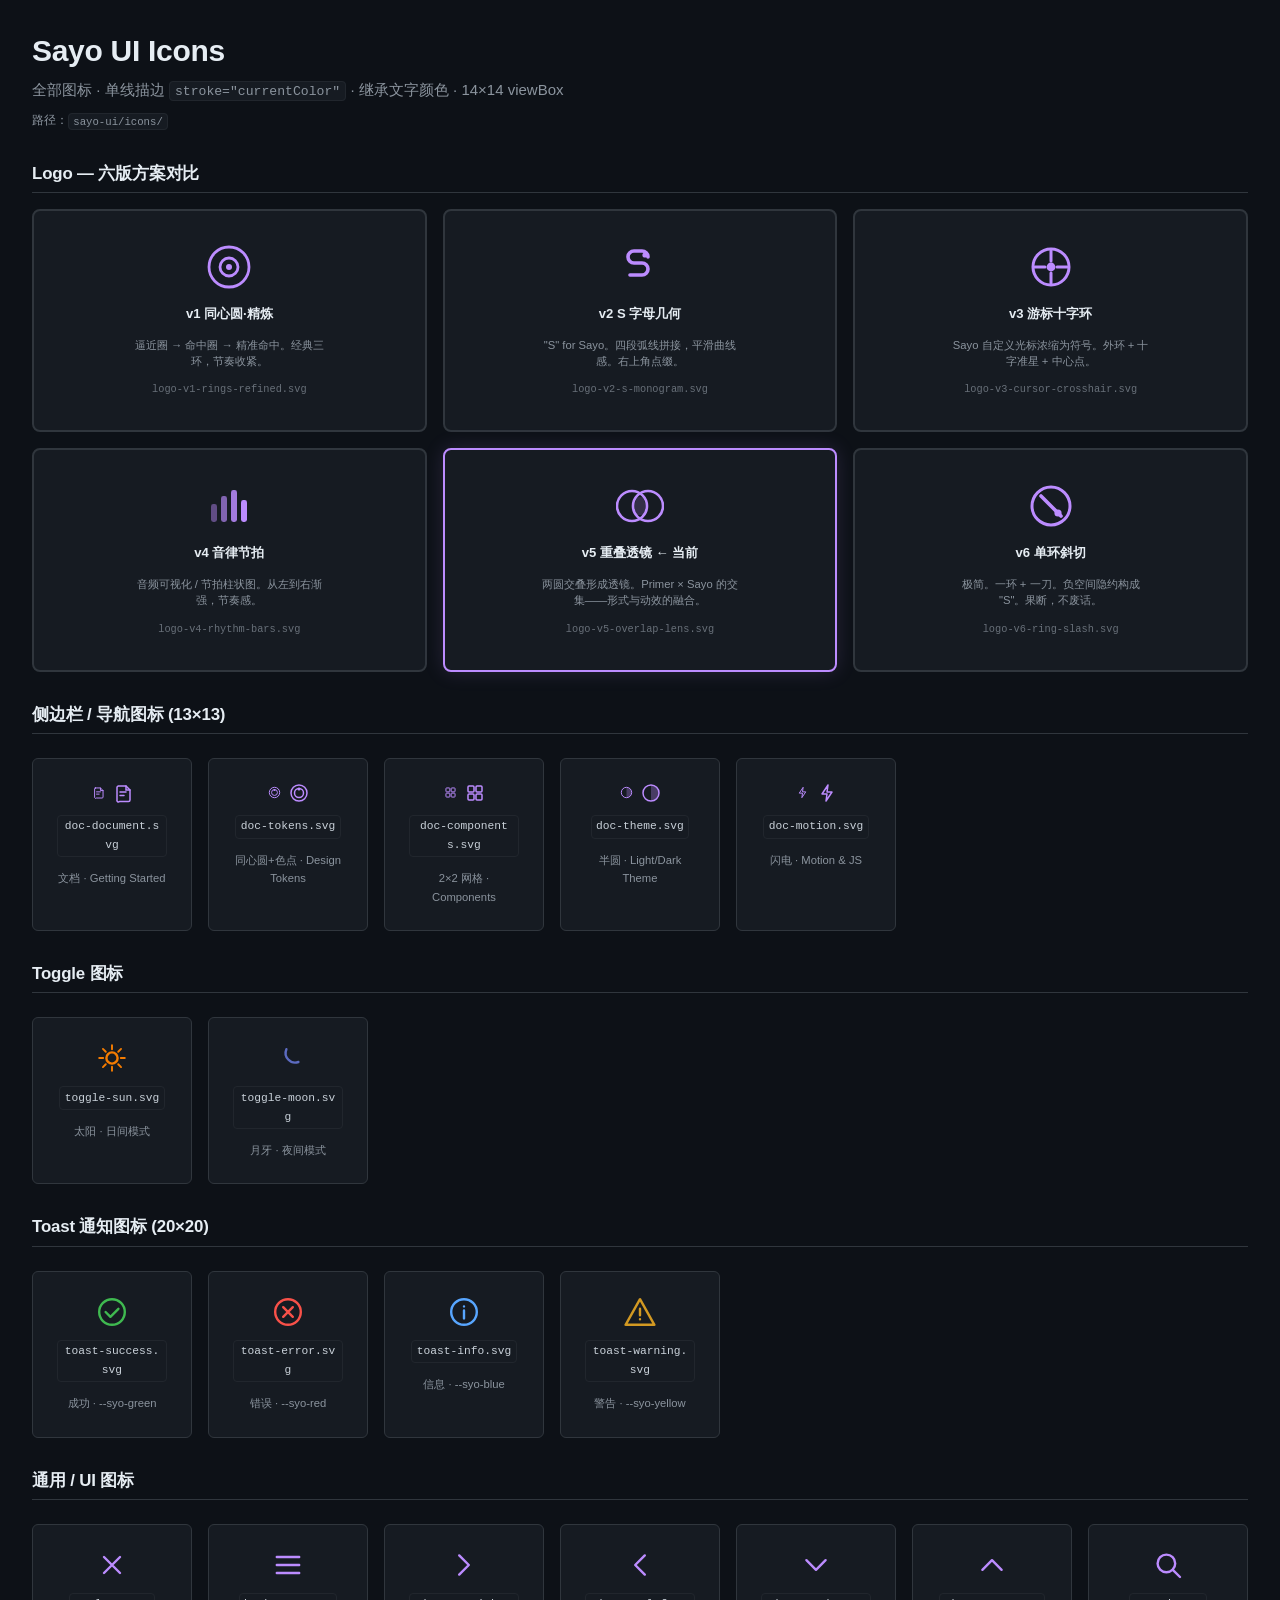
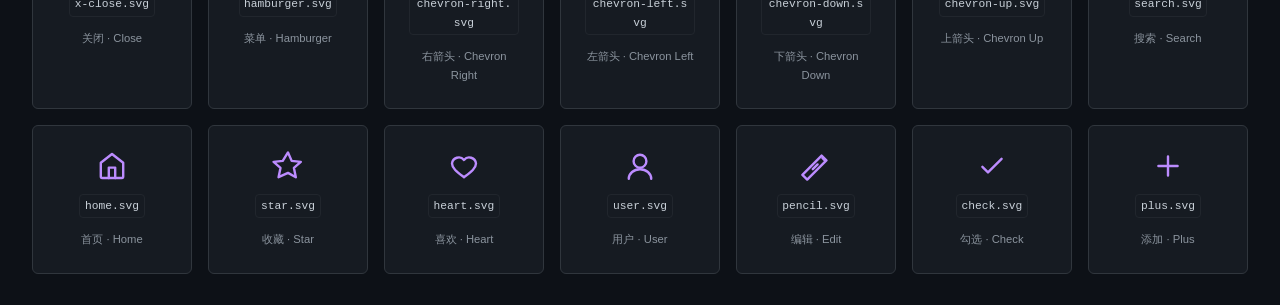
<file: icons/index.html>
<!DOCTYPE html>
<html lang="zh-CN">
<head>
<meta charset="UTF-8">
<meta name="viewport" content="width=device-width, initial-scale=1.0">
<title>Sayo UI · Icons</title>
<link rel="stylesheet" href="../sayo.css">
<style>
  body { padding: var(--syo-space-8); }
  h1 { margin-bottom: var(--syo-space-2); }
  .icon-grid { display: grid; grid-template-columns: repeat(auto-fill, minmax(160px, 1fr)); gap: var(--syo-space-4); margin-top: var(--syo-space-6); }
  .icon-card {
    display: flex; flex-direction: column; align-items: center; gap: var(--syo-space-3);
    padding: var(--syo-space-6); background: var(--syo-bg-surface); border: 1px solid var(--syo-border); border-radius: var(--syo-radius-md);
  }
  .icon-card svg { width: 32px; height: 32px; color: var(--syo-accent); }
  .icon-card code { font-size: 0.75rem; text-align: center; word-break: break-all; }
  .icon-card .label { font-size: 0.75rem; color: var(--syo-fg-muted); text-align: center; }
  .icon-card .size-demo { display: flex; gap: var(--syo-space-2); align-items: center; }
  .icon-card .size-demo svg { width: 13px; height: 13px; }
  .icon-card .size-demo svg:last-child { width: 20px; height: 20px; }
  .section-title { margin-top: var(--syo-space-8); margin-bottom: var(--syo-space-3); padding-bottom: var(--syo-space-2); border-bottom: 1px solid var(--syo-border); }
</style>
</head>
<body>

<h1>Sayo UI Icons</h1>
<p class="syo-text-muted">
  全部图标 &middot; 单线描边 <code>stroke="currentColor"</code> &middot; 继承文字颜色 &middot; 14×14 viewBox
</p>
<p class="syo-text-sm syo-text-muted syo-mt-2">路径：<code>sayo-ui/icons/</code></p>

<!-- Logo -->
<h3 class="section-title">Logo — 六版方案对比</h3>
<style>
  .logo-grid { display: grid; grid-template-columns: repeat(3, 1fr); gap: var(--syo-space-4); margin-top: var(--syo-space-4); }
  .logo-card { display: flex; flex-direction: column; align-items: center; gap: var(--syo-space-3); padding: var(--syo-space-8) var(--syo-space-4); background: var(--syo-bg-surface); border: 2px solid var(--syo-border); border-radius: var(--syo-radius-lg); transition: border-color 200ms var(--syo-ease-out); }
  .logo-card:hover { border-color: var(--syo-accent); }
  .logo-card svg { width: 48px; height: 48px; color: var(--syo-accent); }
  .logo-card .name { font-weight: 600; font-size: 0.875rem; color: var(--syo-fg-default); }
  .logo-card .desc { font-size: 0.75rem; color: var(--syo-fg-muted); text-align: center; line-height: 1.45; max-width: 200px; }
  .logo-card .file { font-size: 0.6875rem; color: var(--syo-fg-muted); font-family: var(--syo-font-mono); opacity: 0.7; }
  @media (max-width: 640px) { .logo-grid { grid-template-columns: 1fr; } }
</style>
<div class="logo-grid">
  <div class="logo-card">
    <svg viewBox="0 0 24 24" fill="none"><circle cx="12" cy="12" r="10" stroke="currentColor" stroke-width="1.4"/><circle cx="12" cy="12" r="4.5" stroke="currentColor" stroke-width="1.4"/><circle cx="12" cy="12" r="1.5" fill="currentColor"/></svg>
    <span class="name">v1 同心圆·精炼</span>
    <span class="desc">逼近圈 → 命中圈 → 精准命中。经典三环，节奏收紧。</span>
    <span class="file">logo-v1-rings-refined.svg</span>
  </div>
  <div class="logo-card">
    <svg viewBox="0 0 24 24" fill="none"><path d="M16 7a3 3 0 00-3-3H9a3 3 0 00-3 3v0a3 3 0 003 3h4a3 3 0 013 3v0a3 3 0 01-3 3H7" stroke="currentColor" stroke-width="1.8" stroke-linecap="round"/><circle cx="14.5" cy="6" r="1.3" fill="currentColor"/></svg>
    <span class="name">v2 S 字母几何</span>
    <span class="desc">"S" for Sayo。四段弧线拼接，平滑曲线感。右上角点缀。</span>
    <span class="file">logo-v2-s-monogram.svg</span>
  </div>
  <div class="logo-card">
    <svg viewBox="0 0 24 24" fill="none"><circle cx="12" cy="12" r="9" stroke="currentColor" stroke-width="1.5"/><path d="M12 4v5M12 15v5M4 12h5M15 12h5" stroke="currentColor" stroke-width="1.5" stroke-linecap="round"/><circle cx="12" cy="12" r="2.2" fill="currentColor"/></svg>
    <span class="name">v3 游标十字环</span>
    <span class="desc">Sayo 自定义光标浓缩为符号。外环 + 十字准星 + 中心点。</span>
    <span class="file">logo-v3-cursor-crosshair.svg</span>
  </div>
  <div class="logo-card">
    <svg viewBox="0 0 24 24" fill="none"><rect x="3" y="11" width="3" height="9" rx="1.2" fill="currentColor" opacity="0.45"/><rect x="8" y="7" width="3" height="13" rx="1.2" fill="currentColor" opacity="0.65"/><rect x="13" y="4" width="3" height="16" rx="1.2" fill="currentColor" opacity="0.85"/><rect x="18" y="9" width="3" height="11" rx="1.2" fill="currentColor"/></svg>
    <span class="name">v4 音律节拍</span>
    <span class="desc">音频可视化 / 节拍柱状图。从左到右渐强，节奏感。</span>
    <span class="file">logo-v4-rhythm-bars.svg</span>
  </div>
  <div class="logo-card" style="border-color:var(--syo-accent);box-shadow:0 0 20px rgba(188,140,255,0.15)">
    <svg viewBox="0 0 24 24" fill="none"><circle cx="8" cy="12" r="7.5" stroke="currentColor" stroke-width="1.3"/><circle cx="16" cy="12" r="7.5" stroke="currentColor" stroke-width="1.3"/><path d="M10.7 7.6a7.5 7.5 0 012.6 0 7.5 7.5 0 010 8.8 7.5 7.5 0 01-2.6 0 7.5 7.5 0 010-8.8z" fill="currentColor" opacity="0.18"/></svg>
    <span class="name">v5 重叠透镜 ← 当前</span>
    <span class="desc">两圆交叠形成透镜。Primer × Sayo 的交集——形式与动效的融合。</span>
    <span class="file">logo-v5-overlap-lens.svg</span>
  </div>
  <div class="logo-card">
    <svg viewBox="0 0 24 24" fill="none"><circle cx="12" cy="12" r="9.5" stroke="currentColor" stroke-width="1.5"/><path d="M7 7l10 10" stroke="currentColor" stroke-width="1.8" stroke-linecap="round"/><circle cx="15.5" cy="15.5" r="1.8" fill="currentColor"/></svg>
    <span class="name">v6 单环斜切</span>
    <span class="desc">极简。一环 + 一刀。负空间隐约构成 "S"。果断，不废话。</span>
    <span class="file">logo-v6-ring-slash.svg</span>
  </div>
</div>

<!-- Doc sidebar -->
<h3 class="section-title">侧边栏 / 导航图标 (13×13)</h3>
<div class="icon-grid">
  <div class="icon-card">
    <div class="size-demo">
      <svg viewBox="0 0 20 20" fill="none"><path d="M5 3h8l4 4v10a1.5 1.5 0 01-1.5 1.5h-9A1.5 1.5 0 014 17V4.5A1.5 1.5 0 015.5 3z" stroke="currentColor" stroke-width="1.5" stroke-linecap="round" stroke-linejoin="round"/><path d="M13 3v4h4M7 9h6M7 12.5h4" stroke="currentColor" stroke-width="1.5" stroke-linecap="round"/></svg>
      <svg viewBox="0 0 20 20" fill="none"><path d="M5 3h8l4 4v10a1.5 1.5 0 01-1.5 1.5h-9A1.5 1.5 0 014 17V4.5A1.5 1.5 0 015.5 3z" stroke="currentColor" stroke-width="1.5" stroke-linecap="round" stroke-linejoin="round"/><path d="M13 3v4h4M7 9h6M7 12.5h4" stroke="currentColor" stroke-width="1.5" stroke-linecap="round"/></svg>
    </div>
    <code>doc-document.svg</code>
    <span class="label">文档 · Getting Started</span>
  </div>
  <div class="icon-card">
    <div class="size-demo">
      <svg viewBox="0 0 20 20" fill="none"><circle cx="10" cy="10" r="8" stroke="currentColor" stroke-width="1.5"/><circle cx="10" cy="10" r="4.5" stroke="currentColor" stroke-width="1.5"/><circle cx="10" cy="6" r="1.5" fill="currentColor"/></svg>
      <svg viewBox="0 0 20 20" fill="none"><circle cx="10" cy="10" r="8" stroke="currentColor" stroke-width="1.5"/><circle cx="10" cy="10" r="4.5" stroke="currentColor" stroke-width="1.5"/><circle cx="10" cy="6" r="1.5" fill="currentColor"/></svg>
    </div>
    <code>doc-tokens.svg</code>
    <span class="label">同心圆+色点 · Design Tokens</span>
  </div>
  <div class="icon-card">
    <div class="size-demo">
      <svg viewBox="0 0 20 20" fill="none"><rect x="3" y="3" width="6" height="6" rx="1" stroke="currentColor" stroke-width="1.5"/><rect x="11" y="3" width="6" height="6" rx="1" stroke="currentColor" stroke-width="1.5"/><rect x="3" y="11" width="6" height="6" rx="1" stroke="currentColor" stroke-width="1.5"/><rect x="11" y="11" width="6" height="6" rx="1" stroke="currentColor" stroke-width="1.5"/></svg>
      <svg viewBox="0 0 20 20" fill="none"><rect x="3" y="3" width="6" height="6" rx="1" stroke="currentColor" stroke-width="1.5"/><rect x="11" y="3" width="6" height="6" rx="1" stroke="currentColor" stroke-width="1.5"/><rect x="3" y="11" width="6" height="6" rx="1" stroke="currentColor" stroke-width="1.5"/><rect x="11" y="11" width="6" height="6" rx="1" stroke="currentColor" stroke-width="1.5"/></svg>
    </div>
    <code>doc-components.svg</code>
    <span class="label">2×2 网格 · Components</span>
  </div>
  <div class="icon-card">
    <div class="size-demo">
      <svg viewBox="0 0 20 20" fill="none"><circle cx="10" cy="10" r="8" stroke="currentColor" stroke-width="1.5"/><path d="M10 2a8 8 0 010 16V2z" fill="currentColor" opacity="0.3"/></svg>
      <svg viewBox="0 0 20 20" fill="none"><circle cx="10" cy="10" r="8" stroke="currentColor" stroke-width="1.5"/><path d="M10 2a8 8 0 010 16V2z" fill="currentColor" opacity="0.3"/></svg>
    </div>
    <code>doc-theme.svg</code>
    <span class="label">半圆 · Light/Dark Theme</span>
  </div>
  <div class="icon-card">
    <div class="size-demo">
      <svg viewBox="0 0 20 20" fill="none"><path d="M11 2L5 11h5l-1 7 6-9h-5l1-7z" stroke="currentColor" stroke-width="1.5" stroke-linejoin="round"/></svg>
      <svg viewBox="0 0 20 20" fill="none"><path d="M11 2L5 11h5l-1 7 6-9h-5l1-7z" stroke="currentColor" stroke-width="1.5" stroke-linejoin="round"/></svg>
    </div>
    <code>doc-motion.svg</code>
    <span class="label">闪电 · Motion &amp; JS</span>
  </div>
</div>

<!-- Toggle icons -->
<h3 class="section-title">Toggle 图标</h3>
<div class="icon-grid">
  <div class="icon-card">
    <svg viewBox="0 0 20 20" fill="none" style="color:#f57c00"><circle cx="10" cy="10" r="3.5" stroke="currentColor" stroke-width="1.5"/><path d="M10 2v2.5M10 15.5V18M2 10h2.5M15.5 10H18M4.34 4.34l1.77 1.77M13.89 13.89l1.77 1.77M4.34 15.66l1.77-1.77M13.89 6.11l1.77-1.77" stroke="currentColor" stroke-width="1.2" stroke-linecap="round"/></svg>
    <code>toggle-sun.svg</code>
    <span class="label">太阳 · 日间模式</span>
  </div>
  <div class="icon-card">
    <svg viewBox="0 0 20 20" fill="none" style="color:#5c6bc0"><path d="M16.5 12.5A6 6 0 019 4.5a6 6 0 007.5 8z" stroke="currentColor" stroke-width="1.5" stroke-linejoin="round"/></svg>
    <code>toggle-moon.svg</code>
    <span class="label">月牙 · 夜间模式</span>
  </div>
</div>

<!-- Toast icons -->
<h3 class="section-title">Toast 通知图标 (20×20)</h3>
<div class="icon-grid">
  <div class="icon-card">
    <svg viewBox="0 0 20 20" fill="none" style="color:var(--syo-green)"><circle cx="10" cy="10" r="8" stroke="currentColor" stroke-width="1.5"/><path d="M6 10l3 3 5-5" stroke="currentColor" stroke-width="1.5" stroke-linecap="round" stroke-linejoin="round"/></svg>
    <code>toast-success.svg</code>
    <span class="label">成功 · --syo-green</span>
  </div>
  <div class="icon-card">
    <svg viewBox="0 0 20 20" fill="none" style="color:var(--syo-red)"><circle cx="10" cy="10" r="8" stroke="currentColor" stroke-width="1.5"/><path d="M7 7l6 6M13 7l-6 6" stroke="currentColor" stroke-width="1.5" stroke-linecap="round"/></svg>
    <code>toast-error.svg</code>
    <span class="label">错误 · --syo-red</span>
  </div>
  <div class="icon-card">
    <svg viewBox="0 0 20 20" fill="none" style="color:var(--syo-blue)"><circle cx="10" cy="10" r="8" stroke="currentColor" stroke-width="1.5"/><path d="M10 9v5M10 6.5v0" stroke="currentColor" stroke-width="1.5" stroke-linecap="round"/></svg>
    <code>toast-info.svg</code>
    <span class="label">信息 · --syo-blue</span>
  </div>
  <div class="icon-card">
    <svg viewBox="0 0 20 20" fill="none" style="color:var(--syo-yellow)"><path d="M10 2L1 18h18L10 2z" stroke="currentColor" stroke-width="1.5" stroke-linejoin="round"/><path d="M10 8v4M10 14.5v0" stroke="currentColor" stroke-width="1.5" stroke-linecap="round"/></svg>
    <code>toast-warning.svg</code>
    <span class="label">警告 · --syo-yellow</span>
  </div>
</div>

<!-- General / UI icons -->
<h3 class="section-title">通用 / UI 图标</h3>
<div class="icon-grid">
  <div class="icon-card">
    <svg viewBox="0 0 20 20" fill="none"><path d="M5 5l10 10M15 5l-10 10" stroke="currentColor" stroke-width="1.5" stroke-linecap="round"/></svg>
    <code>x-close.svg</code>
    <span class="label">关闭 · Close</span>
  </div>
  <div class="icon-card">
    <svg viewBox="0 0 20 20" fill="none"><path d="M3 5h14M3 10h14M3 15h14" stroke="currentColor" stroke-width="1.5" stroke-linecap="round"/></svg>
    <code>hamburger.svg</code>
    <span class="label">菜单 · Hamburger</span>
  </div>
  <div class="icon-card">
    <svg viewBox="0 0 20 20" fill="none"><path d="M7 4l6 6-6 6" stroke="currentColor" stroke-width="1.5" stroke-linecap="round" stroke-linejoin="round"/></svg>
    <code>chevron-right.svg</code>
    <span class="label">右箭头 · Chevron Right</span>
  </div>
  <div class="icon-card">
    <svg viewBox="0 0 20 20" fill="none"><path d="M13 4l-6 6 6 6" stroke="currentColor" stroke-width="1.5" stroke-linecap="round" stroke-linejoin="round"/></svg>
    <code>chevron-left.svg</code>
    <span class="label">左箭头 · Chevron Left</span>
  </div>
  <div class="icon-card">
    <svg viewBox="0 0 20 20" fill="none"><path d="M4 7l6 6 6-6" stroke="currentColor" stroke-width="1.5" stroke-linecap="round" stroke-linejoin="round"/></svg>
    <code>chevron-down.svg</code>
    <span class="label">下箭头 · Chevron Down</span>
  </div>
  <div class="icon-card">
    <svg viewBox="0 0 20 20" fill="none"><path d="M4 13l6-6 6 6" stroke="currentColor" stroke-width="1.5" stroke-linecap="round" stroke-linejoin="round"/></svg>
    <code>chevron-up.svg</code>
    <span class="label">上箭头 · Chevron Up</span>
  </div>
  <div class="icon-card">
    <svg viewBox="0 0 20 20" fill="none"><circle cx="9" cy="9" r="5.5" stroke="currentColor" stroke-width="1.5"/><path d="M13 13l4.5 4.5" stroke="currentColor" stroke-width="1.5" stroke-linecap="round"/></svg>
    <code>search.svg</code>
    <span class="label">搜索 · Search</span>
  </div>
  <div class="icon-card">
    <svg viewBox="0 0 20 20" fill="none"><path d="M3 8l7-5.5L17 8v8.5a1 1 0 01-1 1H4a1 1 0 01-1-1V8z" stroke="currentColor" stroke-width="1.5" stroke-linecap="round" stroke-linejoin="round"/><path d="M8 17.5V11h4v6.5" stroke="currentColor" stroke-width="1.5" stroke-linecap="round" stroke-linejoin="round"/></svg>
    <code>home.svg</code>
    <span class="label">首页 · Home</span>
  </div>
  <div class="icon-card">
    <svg viewBox="0 0 20 20" fill="none"><path d="M10 1.5l2.3 5.3 5.7.6-4.3 3.8 1.2 5.8L10 14.3 4.1 17l1.2-5.8L1 7.4l5.7-.6L10 1.5z" stroke="currentColor" stroke-width="1.5" stroke-linejoin="round"/></svg>
    <code>star.svg</code>
    <span class="label">收藏 · Star</span>
  </div>
  <div class="icon-card">
    <svg viewBox="0 0 20 20" fill="none"><path d="M10 17c-4-3-7.5-5.4-7.5-8.5A4.25 4.25 0 0110 6.2a4.25 4.25 0 017.5 2.3c0 3.1-3.5 5.5-7.5 8.5z" stroke="currentColor" stroke-width="1.5" stroke-linejoin="round"/></svg>
    <code>heart.svg</code>
    <span class="label">喜欢 · Heart</span>
  </div>
  <div class="icon-card">
    <svg viewBox="0 0 20 20" fill="none"><circle cx="10" cy="7" r="4" stroke="currentColor" stroke-width="1.5"/><path d="M3 18c0-3.3 3.1-6 7-6s7 2.7 7 6" stroke="currentColor" stroke-width="1.5" stroke-linecap="round"/></svg>
    <code>user.svg</code>
    <span class="label">用户 · User</span>
  </div>
  <div class="icon-card">
    <svg viewBox="0 0 20 20" fill="none"><path d="M13.5 3.5l-12 12 3 3 12-12-3-3z" stroke="currentColor" stroke-width="1.5" stroke-linejoin="round"/><path d="M11 9l-3 3" stroke="currentColor" stroke-width="1.5" stroke-linecap="round"/><path d="M14 5l1.5 1.5" stroke="currentColor" stroke-width="1.5" stroke-linecap="round"/></svg>
    <code>pencil.svg</code>
    <span class="label">编辑 · Edit</span>
  </div>
  <div class="icon-card">
    <svg viewBox="0 0 20 20" fill="none"><path d="M4 10.5l3.5 3.5 8.5-8.5" stroke="currentColor" stroke-width="1.5" stroke-linecap="round" stroke-linejoin="round"/></svg>
    <code>check.svg</code>
    <span class="label">勾选 · Check</span>
  </div>
  <div class="icon-card">
    <svg viewBox="0 0 20 20" fill="none"><path d="M10 4v12M4 10h12" stroke="currentColor" stroke-width="1.5" stroke-linecap="round"/></svg>
    <code>plus.svg</code>
    <span class="label">添加 · Plus</span>
  </div>
</div>

</body>
</html>
</file>
<file: sayo.css>
/* ═══════════════════════════════════════════════════════════════
   SAYO UI — DESIGN TOKENS & CORE
   GitHub Primer Dark + Sayo interaction engine
   Zero dependencies. CSS variable driven. Dark-first.
   ═══════════════════════════════════════════════════════════════ */

/* ── TOKENS ─────────────────────────────────────────────────── */
:root {
  /* Backgrounds */
  --syo-bg-base:      #0d1117;
  --syo-bg-surface:   #161b22;
  --syo-bg-elevated:  #1c2129;
  --syo-bg-selection: rgba(31, 111, 235, 0.2);

  /* Borders */
  --syo-border:       #30363d;
  --syo-border-muted: #21262d;

  /* Foregrounds */
  --syo-fg-default: #e6edf3;
  --syo-fg-body:    #c9d1d9;
  --syo-fg-muted:   #8b949e;

  /* Functional */
  --syo-red:    #f85149;
  --syo-orange: #f0883e;
  --syo-yellow: #d29922;
  --syo-green:  #3fb950;
  --syo-teal:   #39d353;
  --syo-cyan:   #79c0ff;
  --syo-blue:   #58a6ff;
  --syo-purple: #bc8cff;
  --syo-pink:   #d2a8ff;

  /* Semantic roles */
  --syo-danger:    var(--syo-red);
  --syo-warning:   var(--syo-yellow);
  --syo-success:   var(--syo-green);
  --syo-info:      var(--syo-blue);
  --syo-accent:    var(--syo-purple);
  --syo-secondary: var(--syo-cyan);
  --syo-special:   var(--syo-orange);
  --syo-subtle:    var(--syo-teal);

  /* Syntax highlight */
  --syo-syn-comment:  #8b949e;
  --syo-syn-keyword:  #ff7b72;
  --syo-syn-string:   #a5d6ff;
  --syo-syn-func:     #d2a8ff;
  --syo-syn-type:     #ffa657;
  --syo-syn-macro:    #f2cc60;
  --syo-syn-operator: #79c0ff;
  --syo-syn-number:   #a5d6ff;

  /* Typography */
  --syo-font-sans:  "Inter", "Noto Sans SC", "PingFang SC", "Microsoft YaHei", -apple-system, BlinkMacSystemFont, sans-serif;
  --syo-font-mono:  "Fira Code", "SF Mono", "Cascadia Code", "JetBrains Mono", monospace;
  --syo-font-size:  15px;
  --syo-line-height: 1.65;

  /* Spacing scale */
  --syo-space-1: 4px;
  --syo-space-2: 8px;
  --syo-space-3: 12px;
  --syo-space-4: 16px;
  --syo-space-5: 20px;
  --syo-space-6: 24px;
  --syo-space-8: 32px;
  --syo-space-10: 40px;
  --syo-space-12: 48px;

  /* Radii */
  --syo-radius-sm: 4px;
  --syo-radius-md: 6px;
  --syo-radius-lg: 8px;
  --syo-radius-full: 999px;

  /* Container */
  --syo-container: 860px;

  /* Nav */
  --syo-nav-height: 52px;

  /* Easing */
  --syo-ease-elastic:  cubic-bezier(0.34, 1.56, 0.64, 1);
  --syo-ease-out:      cubic-bezier(0.4, 0, 0.2, 1);
  --syo-ease-spring:   cubic-bezier(0.25, 0.46, 0.45, 0.94);

  /* Transitions */
  --syo-trans-color:  color 180ms var(--syo-ease-out);
  --syo-trans-spring: transform 250ms var(--syo-ease-elastic), border-color 200ms var(--syo-ease-out), background 200ms var(--syo-ease-out);
  --syo-trans-active: transform 100ms var(--syo-ease-out);
}

/* ── LIGHT THEME ─────────────────────────────────────────────── */
/* Trigger: <html data-syo-theme="light"> or toggle via JS */
html[data-syo-theme="light"] {
  /* Backgrounds */
  --syo-bg-base:      #ffffff;
  --syo-bg-surface:   #f6f8fa;
  --syo-bg-elevated:  #ffffff;
  --syo-bg-selection: rgba(9, 105, 218, 0.15);

  /* Borders */
  --syo-border:       #d0d7de;
  --syo-border-muted: #d8dee4;

  /* Foregrounds */
  --syo-fg-default: #1f2328;
  --syo-fg-body:    #1f2328;
  --syo-fg-muted:   #656d76;

  /* Functional — adjusted for light bg contrast */
  --syo-red:    #cf222e;
  --syo-orange: #bc4c00;
  --syo-yellow: #9a6700;
  --syo-green:  #1a7f37;
  --syo-teal:   #0a8b82;
  --syo-cyan:   #0a85bb;
  --syo-blue:   #0969da;
  --syo-purple: #8250df;
  --syo-pink:   #bf3989;

  /* Syntax highlight */
  --syo-syn-comment:  #6e7781;
  --syo-syn-keyword:  #cf222e;
  --syo-syn-string:   #0a3069;
  --syo-syn-func:     #8250df;
  --syo-syn-type:     #bc4c00;
  --syo-syn-macro:    #9a6700;
  --syo-syn-operator: #0550ae;
  --syo-syn-number:   #0550ae;
}

/* Light-theme select chevron — needs own SVG since data URIs can't inherit var() */
html[data-syo-theme="light"] .syo-select {
  background-image: url("data:image/svg+xml,%3Csvg width='12' height='8' viewBox='0 0 12 8' fill='none' xmlns='http://www.w3.org/2000/svg'%3E%3Cpath d='M1 1.5l5 5 5-5' stroke='%23656d76' stroke-width='1.5' stroke-linecap='round' stroke-linejoin='round'/%3E%3C/svg%3E");
}

/* ── RESET ──────────────────────────────────────────────────── */
/* :where() → zero specificity — easy to override in consumer CSS */
:where(*, *::before, *::after) { box-sizing: border-box; margin: 0; padding: 0; }

html {
  scroll-behavior: smooth;
  font-size: var(--syo-font-size);
  -webkit-text-size-adjust: 100%;
}

body {
  background: var(--syo-bg-base);
  color: var(--syo-fg-body);
  font-family: var(--syo-font-sans);
  font-weight: 400;
  line-height: var(--syo-line-height);
  -webkit-font-smoothing: antialiased;
  -moz-osx-font-smoothing: grayscale;
}

/* custom cursor active — suppress all system cursors */
body[data-syo-cursor],
body[data-syo-cursor] * {
  cursor: none !important;
}

/* ── SCROLLBAR ───────────────────────────────────────────────── */
::-webkit-scrollbar { width: 6px; height: 6px; }
::-webkit-scrollbar-track { background: transparent; }
::-webkit-scrollbar-thumb {
  background: var(--syo-border);
  border-radius: 3px;
}
::-webkit-scrollbar-thumb:hover { background: var(--syo-fg-muted); }
/* Firefox */
* { scrollbar-width: thin; scrollbar-color: var(--syo-border) transparent; }

::selection { background: var(--syo-bg-selection); color: var(--syo-fg-default); }

img, svg { display: block; max-width: 100%; }
svg[data-syo-icon] { flex-shrink: 0; }

:focus-visible {
  outline: 2px solid var(--syo-blue);
  outline-offset: 2px;
}

/* ── BASE ───────────────────────────────────────────────────── */
a {
  color: var(--syo-blue);
  text-decoration: none;
  transition: var(--syo-trans-color);
}
a:hover { color: var(--syo-accent); }

h1, h2, h3, h4, h5, h6 {
  color: var(--syo-fg-default);
  font-weight: 600;
  letter-spacing: -0.01em;
  line-height: 1.25;
}

h1 { font-size: clamp(1.5rem, 4vw, 2rem); }
h2 { font-size: clamp(1.25rem, 3vw, 1.5rem); }
h3 { font-size: 1.125rem; }
h4 { font-size: 1rem; }

p + p { margin-top: 0.5em; }

code, pre {
  font-family: var(--syo-font-mono);
  font-size: 0.875em;
}

code {
  background: var(--syo-bg-surface);
  padding: 0.15em 0.4em;
  border-radius: var(--syo-radius-sm);
  border: 1px solid var(--syo-border-muted);
}

pre {
  background: var(--syo-bg-surface);
  border: 1px solid var(--syo-border);
  border-radius: var(--syo-radius-md);
  padding: var(--syo-space-4);
  overflow-x: auto;
  line-height: 1.65;
}

pre code {
  background: none;
  padding: 0;
  border: none;
  font-size: 0.875rem;
}

hr {
  border: none;
  border-top: 1px solid var(--syo-border);
}

/* ── LAYOUT ─────────────────────────────────────────────────── */
.syo-container {
  width: 100%;
  max-width: var(--syo-container);
  margin-left: auto;
  margin-right: auto;
  padding-left: var(--syo-space-6);
  padding-right: var(--syo-space-6);
}

.syo-section {
  padding-top: var(--syo-space-12);
  padding-bottom: var(--syo-space-12);
  border-top: 1px solid var(--syo-border);
}

.syo-section-header {
  margin-bottom: var(--syo-space-6);
}

.syo-section-label {
  font-family: var(--syo-font-mono);
  font-size: 0.75rem;
  color: var(--syo-fg-muted);
  text-transform: lowercase;
  letter-spacing: 0.04em;
  margin-bottom: var(--syo-space-1);
}

.syo-grid-2 { display: grid; grid-template-columns: 1fr 1fr; gap: var(--syo-space-3); }
.syo-grid-3 { display: grid; grid-template-columns: 1fr 1fr 1fr; gap: var(--syo-space-3); }
.syo-grid-4 { display: grid; grid-template-columns: 1fr 1fr 1fr 1fr; gap: var(--syo-space-3); }

.syo-flex { display: flex; }
.syo-flex-wrap { flex-wrap: wrap; }
.syo-flex-center { align-items: center; justify-content: center; }
.syo-flex-between { align-items: center; justify-content: space-between; }

.syo-gap-1 { gap: var(--syo-space-1); }
.syo-gap-2 { gap: var(--syo-space-2); }
.syo-gap-3 { gap: var(--syo-space-3); }
.syo-gap-4 { gap: var(--syo-space-4); }
.syo-gap-6 { gap: var(--syo-space-6); }

/* ── COMPONENTS: NAV ────────────────────────────────────────── */
.syo-nav {
  position: sticky;
  top: 0;
  z-index: 100;
  display: flex;
  align-items: center;
  justify-content: space-between;
  height: var(--syo-nav-height);
  padding: 0 var(--syo-space-6);
  background: var(--syo-bg-surface);
  border-bottom: 1px solid var(--syo-border);
  overflow: hidden;
}

.syo-nav-brand {
  font-weight: 600;
  font-size: 0.9375rem;
  color: var(--syo-fg-default);
  letter-spacing: -0.01em;
}

.syo-nav-links {
  display: flex;
  gap: var(--syo-space-6);
  list-style: none;
}

.syo-nav-links a {
  display: inline-block;
  font-size: 0.875rem;
  color: var(--syo-fg-muted);
  font-weight: 500;
  transition: var(--syo-trans-spring);
}
.syo-nav-links a:hover { color: var(--syo-fg-default); transform: scale(1.12); }
.syo-nav-links a:active { transform: scale(0.95); transition: var(--syo-trans-active); }

/* ── COMPONENTS: EDITOR ─────────────────────────────────────── */
.syo-editor {
  background: var(--syo-bg-surface);
  border: 1px solid var(--syo-border);
  border-radius: var(--syo-radius-lg);
  overflow: hidden;
  box-shadow: 0 0 80px rgba(88, 166, 255, 0.04), 0 0 160px rgba(121, 192, 255, 0.02);
}

.syo-editor-titlebar {
  display: flex;
  align-items: center;
  height: 36px;
  padding: 0 14px;
  background: var(--syo-bg-elevated);
  border-bottom: 1px solid var(--syo-border-muted);
  gap: var(--syo-space-2);
}

.syo-editor-dots {
  display: flex;
  gap: 6px;
  margin-right: var(--syo-space-3);
}

.syo-editor-dot {
  width: 10px;
  height: 10px;
  border-radius: 50%;
}
.syo-editor-dot--red    { background: var(--syo-red); }
.syo-editor-dot--yellow { background: var(--syo-yellow); }
.syo-editor-dot--green  { background: var(--syo-green); }

.syo-editor-filename {
  font-size: 0.75rem;
  color: var(--syo-fg-muted);
  font-weight: 500;
}

.syo-editor-body {
  display: flex;
  padding: 18px 0;
  font-family: var(--syo-font-mono);
  font-size: 0.875rem;
  line-height: 1.75;
}

.syo-editor-gutter {
  display: flex;
  flex-direction: column;
  align-items: flex-end;
  padding: 0 14px 0 16px;
  color: var(--syo-syn-comment);
  font-size: 0.8125rem;
  user-select: none;
  min-width: 38px;
  opacity: 0.5;
}

.syo-editor-gutter span { line-height: 1.75; height: 1.75em; }

.syo-editor-code {
  flex: 1;
  padding-right: var(--syo-space-5);
  overflow-x: auto;
}

.syo-editor-code .line {
  display: block;
  white-space: pre;
  height: 1.75em;
}

.syo-editor-cursor {
  display: inline-block;
  width: 2px;
  height: 1em;
  background: var(--syo-fg-default);
  vertical-align: text-bottom;
  margin-left: 1px;
  animation: syo-blink 1s step-end infinite;
}

/* Syntax token classes (apply to spans inside .syo-editor-body) */
.syn-comment  { color: var(--syo-syn-comment); font-style: italic; }
.syn-keyword  { color: var(--syo-syn-keyword); font-weight: 500; }
.syn-string   { color: var(--syo-syn-string); }
.syn-func     { color: var(--syo-syn-func); }
.syn-type     { color: var(--syo-syn-type); }
.syn-macro    { color: var(--syo-syn-macro); font-weight: 500; }
.syn-operator { color: var(--syo-syn-operator); }
.syn-number   { color: var(--syo-syn-number); }
.syn-lifetime { color: var(--syo-teal); }

/* ── COMPONENTS: CARD ───────────────────────────────────────── */
.syo-card {
  background: var(--syo-bg-surface);
  border: 1px solid var(--syo-border);
  border-radius: var(--syo-radius-md);
  padding: var(--syo-space-5);
  box-shadow: 0 2px 8px rgba(0,0,0,0.25);
  transition: var(--syo-trans-spring), box-shadow 250ms var(--syo-ease-out);
}

.syo-card:hover {
  border-color: var(--syo-accent);
  box-shadow: 0 4px 20px rgba(0,0,0,0.35);
  transform: translateY(-2px) scale(1.02);
}

.syo-card:active {
  transform: translateY(0) scale(0.98);
  transition: var(--syo-trans-active);
}

.syo-card-head { display: flex; align-items: center; gap: var(--syo-space-2); margin-bottom: var(--syo-space-3); }
.syo-card-icon { color: var(--syo-fg-muted); transition: color 200ms var(--syo-ease-out); }
.syo-card:hover .syo-card-icon { color: var(--syo-accent); }
.syo-card-title { font-size: 0.9375rem; margin: 0; }
.syo-card-title a { color: inherit; display: inline-block; transition: var(--syo-trans-spring); }
.syo-card-title a:hover { color: var(--syo-blue); transform: scale(1.06); }
.syo-card-title a:active { transform: scale(0.95); transition: var(--syo-trans-active); }
.syo-card-desc { font-size: 0.8125rem; color: var(--syo-fg-muted); line-height: 1.55; flex: 1; }
.syo-card-meta { display: flex; align-items: center; gap: 14px; font-family: var(--syo-font-mono); font-size: 0.75rem; color: var(--syo-fg-muted); margin-top: var(--syo-space-3); }

/* ── COMPONENTS: TAG ────────────────────────────────────────── */
.syo-tag {
  display: inline-flex;
  align-items: center;
  gap: 6px;
  padding: 5px var(--syo-space-3);
  background: var(--syo-bg-surface);
  border: 1px solid var(--syo-border);
  border-radius: var(--syo-radius-sm);
  font-size: 0.8125rem;
  font-weight: 500;
  color: var(--syo-fg-body);
  cursor: default;
  transition: var(--syo-trans-spring);
}

.syo-tag:hover {
  border-color: var(--syo-accent);
  color: var(--syo-fg-default);
  background: var(--syo-bg-elevated);
  transform: scale(1.1);
}

.syo-tag:active {
  transform: scale(0.93);
  transition: var(--syo-trans-active);
}

.syo-tag-dot {
  display: inline-block;
  width: 6px;
  height: 6px;
  border-radius: 50%;
  flex-shrink: 0;
  vertical-align: middle;
}

.syo-tag-dot--red    { background: var(--syo-red); }
.syo-tag-dot--orange { background: var(--syo-orange); }
.syo-tag-dot--yellow { background: var(--syo-yellow); }
.syo-tag-dot--green  { background: var(--syo-green); }
.syo-tag-dot--blue   { background: var(--syo-blue); }
.syo-tag-dot--purple { background: var(--syo-purple); }
.syo-tag-dot--cyan   { background: var(--syo-cyan); }
.syo-tag-dot--pink   { background: var(--syo-pink); }

/* ── COMPONENTS: BUTTON ─────────────────────────────────────── */
.syo-btn {
  display: inline-flex;
  align-items: center;
  gap: var(--syo-space-2);
  padding: 6px var(--syo-space-4);
  font-family: var(--syo-font-sans);
  font-size: 0.875rem;
  font-weight: 500;
  border-radius: var(--syo-radius-md);
  border: 1px solid var(--syo-border);
  background: var(--syo-bg-surface);
  color: var(--syo-fg-body);
  cursor: pointer;
  transition: var(--syo-trans-spring);
  user-select: none;
}

.syo-btn:hover {
  border-color: var(--syo-accent);
  color: var(--syo-fg-default);
  background: var(--syo-bg-elevated);
  transform: scale(1.05);
}

.syo-btn:active {
  transform: scale(0.95);
  transition: var(--syo-trans-active);
}

.syo-btn--primary {
  background: var(--syo-blue);
  border-color: var(--syo-blue);
  color: #fff;
}
.syo-btn--primary:hover {
  background: var(--syo-cyan);
  border-color: var(--syo-cyan);
  box-shadow: 0 0 14px rgba(88, 166, 255, 0.35);
}

.syo-btn--ghost {
  background: transparent;
  border-color: transparent;
}
.syo-btn--ghost:hover { background: var(--syo-bg-surface); }

/* Size variants */
.syo-btn--sm { padding: 3px var(--syo-space-3); font-size: 0.75rem; }
.syo-btn--lg { padding: 8px var(--syo-space-5); font-size: 1rem; }

/* ── COMPONENTS: FORM ────────────────────────────────────────── */
.syo-form-group {
  display: flex;
  flex-direction: column;
  gap: var(--syo-space-1);
}

.syo-form-label {
  font-size: 0.8125rem;
  font-weight: 500;
  color: var(--syo-fg-default);
}

.syo-form-hint {
  font-size: 0.75rem;
  color: var(--syo-fg-muted);
}

.syo-input,
.syo-select {
  display: block;
  width: 100%;
  padding: 6px var(--syo-space-3);
  font-family: var(--syo-font-sans);
  font-size: 0.875rem;
  line-height: 1.55;
  color: var(--syo-fg-default);
  background: var(--syo-bg-surface);
  border: 1px solid var(--syo-border);
  border-radius: var(--syo-radius-md);
  transition: border-color 200ms var(--syo-ease-out),
              box-shadow 200ms var(--syo-ease-out),
              transform 200ms var(--syo-ease-out);
  outline: none;
}

.syo-input::placeholder { color: var(--syo-fg-muted); }

.syo-input:focus,
.syo-select:focus {
  border-color: var(--syo-blue);
  box-shadow: 0 0 0 2px rgba(88, 166, 255, 0.2),
              0 0 20px rgba(88, 166, 255, 0.08);
  outline: none;
  transform: scale(1.01);
  transition: border-color 200ms var(--syo-ease-out),
              box-shadow 250ms var(--syo-ease-out),
              transform 250ms var(--syo-ease-elastic);
}

.syo-input:disabled,
.syo-select:disabled {
  opacity: 0.5;
  cursor: not-allowed;
  background: var(--syo-bg-base);
}

/* Select — custom chevron */
.syo-select {
  appearance: none;
  -webkit-appearance: none;
  padding-right: var(--syo-space-8);
  background-image: url("data:image/svg+xml,%3Csvg width='12' height='8' viewBox='0 0 12 8' fill='none' xmlns='http://www.w3.org/2000/svg'%3E%3Cpath d='M1 1.5l5 5 5-5' stroke='%238b949e' stroke-width='1.5' stroke-linecap='round' stroke-linejoin='round'/%3E%3C/svg%3E");
  background-repeat: no-repeat;
  background-position: right 10px center;
  cursor: pointer;
}

/* Input sizes */
.syo-input--sm { padding: 3px var(--syo-space-2); font-size: 0.8125rem; }
.syo-input--lg { padding: 10px var(--syo-space-4); font-size: 1rem; }

/* Input with leading icon */
.syo-input-icon {
  position: relative;
  display: block;
}
.syo-input-icon svg {
  position: absolute;
  left: var(--syo-space-3);
  top: 50%;
  transform: translateY(-50%);
  color: var(--syo-fg-muted);
  pointer-events: none;
  transition: color 200ms var(--syo-ease-out);
}
.syo-input-icon .syo-input { padding-left: var(--syo-space-8); }
.syo-input-icon:focus-within svg { color: var(--syo-blue); }

/* Floating label — label inside input, springs up on focus/fill */
.syo-input-floating {
  position: relative;
  display: block;
}
.syo-input-floating .syo-input {
  padding-top: 18px;
  padding-bottom: 6px;
}
.syo-input-floating .syo-input::placeholder { opacity: 0; }
.syo-input-floating .syo-floating-label {
  position: absolute;
  top: 50%;
  left: var(--syo-space-3);
  transform: translateY(-50%);
  font-size: 0.875rem;
  color: var(--syo-fg-muted);
  pointer-events: none;
  transform-origin: left center;
  transition: transform 220ms var(--syo-ease-elastic),
              top 220ms var(--syo-ease-elastic),
              font-size 220ms var(--syo-ease-elastic),
              color 200ms var(--syo-ease-out);
}
.syo-input-floating .syo-input:focus ~ .syo-floating-label,
.syo-input-floating .syo-input:not(:placeholder-shown) ~ .syo-floating-label {
  top: 5px;
  transform: translateY(0) scale(0.8);
  font-size: 0.75rem;
  color: var(--syo-blue);
}

/* Checkbox / Radio — custom visual, hidden native */
.syo-checkbox,
.syo-radio {
  display: inline-flex;
  align-items: center;
  gap: var(--syo-space-2);
  font-size: 0.875rem;
  color: var(--syo-fg-body);
  cursor: pointer;
  user-select: none;
}

.syo-checkbox input,
.syo-radio input {
  position: absolute;
  width: 1px; height: 1px;
  overflow: hidden;
  clip: rect(0,0,0,0);
  white-space: nowrap;
}

/* Custom checkbox box */
.syo-checkbox .syo-checkmark {
  display: flex;
  align-items: center;
  justify-content: center;
  width: 16px; height: 16px;
  border: 1.5px solid var(--syo-border);
  border-radius: var(--syo-radius-sm);
  background: var(--syo-bg-surface);
  flex-shrink: 0;
  transition: background 150ms var(--syo-ease-out),
              border-color 150ms var(--syo-ease-out);
}

.syo-checkbox:hover .syo-checkmark { border-color: var(--syo-blue); }

.syo-checkbox input:checked + .syo-checkmark {
  background: var(--syo-blue);
  border-color: var(--syo-blue);
  animation: syo-check-pop 280ms var(--syo-ease-elastic);
}

.syo-checkbox input:checked + .syo-checkmark::after {
  content: '';
  width: 5px; height: 9px;
  border: solid #fff;
  border-width: 0 2px 2px 0;
  transform: rotate(45deg) translateY(-1px);
  animation: syo-check-mark 280ms var(--syo-ease-elastic);
}

.syo-checkbox input:focus-visible + .syo-checkmark {
  outline: 2px solid var(--syo-blue);
  outline-offset: 2px;
}

/* Custom radio circle */
.syo-radio .syo-radiomark {
  display: flex;
  align-items: center;
  justify-content: center;
  width: 16px; height: 16px;
  border: 1.5px solid var(--syo-border);
  border-radius: 50%;
  background: var(--syo-bg-surface);
  flex-shrink: 0;
  transition: border-color 150ms var(--syo-ease-out);
}

.syo-radio:hover .syo-radiomark { border-color: var(--syo-blue); }

.syo-radio input:checked + .syo-radiomark {
  border-color: var(--syo-blue);
  animation: syo-check-pop 280ms var(--syo-ease-elastic);
}

.syo-radio input:checked + .syo-radiomark::after {
  content: '';
  width: 8px; height: 8px;
  border-radius: 50%;
  background: var(--syo-blue);
  animation: syo-radio-dot 280ms var(--syo-ease-elastic);
}

.syo-radio input:focus-visible + .syo-radiomark {
  outline: 2px solid var(--syo-blue);
  outline-offset: 2px;
}

/* Disabled checkbox / radio */
.syo-checkbox input:disabled ~ .syo-checkmark,
.syo-radio input:disabled ~ .syo-radiomark {
  opacity: 0.4;
  cursor: not-allowed;
}
.syo-checkbox input:disabled,
.syo-radio input:disabled,
.syo-checkbox input:disabled ~ *,
.syo-radio input:disabled ~ * {
  cursor: not-allowed;
}

/* ── COMPONENTS: STAT ───────────────────────────────────────── */
.syo-stat {
  display: flex;
  flex-direction: column;
  align-items: center;
  gap: var(--syo-space-1);
  padding: var(--syo-space-4);
  background: var(--syo-bg-surface);
  border: 1px solid var(--syo-border);
  border-radius: var(--syo-radius-md);
}

.syo-stat-value {
  font-family: var(--syo-font-mono);
  font-size: 1.5rem;
  font-weight: 600;
  color: var(--syo-fg-default);
}

.syo-stat-label {
  font-size: 0.75rem;
  color: var(--syo-fg-muted);
  text-transform: uppercase;
  letter-spacing: 0.05em;
}

/* ── COMPONENTS: TOGGLE ──────────────────────────────────────── */
/*
   Generic pill toggle switch. Pure CSS, checkbox-driven.
   Variants:
     .syo-toggle             — base: clean pill, blue when checked
     .syo-toggle--theme       — day/night: sky gradient, stars, sun↔moon
     .syo-toggle.syo-toggle--sm  — compact (36×20)
*/

/* ── Base pill ── */
.syo-toggle {
  --st-width: 44px;
  --st-height: 24px;
  --st-knob: 18px;
  --st-gap: 3px;
  --st-travel: 20px;

  position: relative;
  display: inline-flex;
  align-items: center;
  width: var(--st-width);
  height: var(--st-height);
  cursor: pointer;
  user-select: none;
  vertical-align: middle;
}

.syo-toggle input {
  position: absolute;
  width: 1px; height: 1px;
  overflow: hidden;
  clip: rect(0,0,0,0);
}

/* Track */
.syo-toggle-track {
  width: 100%; height: 100%;
  border-radius: 999px;
  background: var(--syo-bg-elevated);
  border: 1px solid var(--syo-border);
  transition: background 300ms var(--syo-ease-out),
              border-color 300ms var(--syo-ease-out),
              box-shadow 300ms var(--syo-ease-out);
}
.syo-toggle input:checked ~ .syo-toggle-track {
  background: var(--syo-accent);
  border-color: var(--syo-accent);
  box-shadow: 0 0 12px rgba(188, 140, 255, 0.25);
}

/* Knob */
.syo-toggle-knob {
  position: absolute;
  top: var(--st-gap);
  left: var(--st-gap);
  width: var(--st-knob);
  height: var(--st-knob);
  border-radius: 50%;
  background: var(--syo-fg-default);
  box-shadow: 0 1px 3px rgba(0,0,0,0.2);
  transition: transform 350ms var(--syo-ease-elastic),
              box-shadow 300ms var(--syo-ease-out),
              background 200ms var(--syo-ease-out);
  display: flex;
  align-items: center;
  justify-content: center;
  z-index: 2;
}
.syo-toggle input:checked ~ .syo-toggle-knob {
  transform: translateX(var(--st-travel));
  box-shadow: 0 1px 4px rgba(0,0,0,0.2), 0 0 10px rgba(188, 140, 255, 0.3);
}
.syo-toggle input:focus-visible ~ .syo-toggle-knob {
  outline: 2px solid var(--syo-blue);
  outline-offset: 2px;
}

/* Disabled */
.syo-toggle input:disabled ~ .syo-toggle-track { opacity: 0.4; }
.syo-toggle input:disabled ~ .syo-toggle-knob { opacity: 0.6; }
.syo-toggle input:disabled { cursor: not-allowed; }

/* ── Size: small ── */
.syo-toggle--sm {
  --st-width: 36px;
  --st-height: 20px;
  --st-knob: 14px;
  --st-gap: 3px;
  --st-travel: 16px;
}

/* ═══════════════════════════════════════════════════════════════
   VARIANT: Theme (day ↔ night)
   Extends base toggle with sky gradient track, stars,
   and sun/moon icons inside the knob.
   ═══════════════════════════════════════════════════════════════ */
.syo-toggle--theme {
  --st-width: 52px;
  --st-height: 28px;
  --st-knob: 22px;
  --st-gap: 3px;
  --st-travel: 24px;
}

/* Night sky (unchecked — dark theme) → Day sky (checked — light theme) */
.syo-toggle--theme .syo-toggle-track {
  background: linear-gradient(135deg, #0d1b3e 0%, #1a237e 40%, #283593 100%);
  border: none;
  box-shadow: inset 0 1px 3px rgba(0,0,0,0.3);
  transition: background 500ms ease;
}
.syo-toggle--theme input:checked ~ .syo-toggle-track {
  background: linear-gradient(135deg, #81d4fa 0%, #4fc3f7 50%, #ffcc80 100%);
}

/* Stars — visible at night (unchecked), fade out for day (checked) */
.syo-toggle--theme .syo-toggle-track::after {
  content: '';
  position: absolute;
  inset: 3px 6px;
  border-radius: 999px;
  opacity: 1;
  transition: opacity 400ms ease;
  background-image:
    radial-gradient(1px 1px at 20% 35%, #fff 50%, transparent 50%),
    radial-gradient(1.4px 1.4px at 50% 25%, #fff 50%, transparent 50%),
    radial-gradient(1px 1px at 65% 50%, #fff 50%, transparent 50%),
    radial-gradient(1.2px 1.2px at 35% 60%, #fff 50%, transparent 50%);
  background-repeat: no-repeat;
}
.syo-toggle--theme input:checked ~ .syo-toggle-track::after { opacity: 0; }

/* Theme knob — moon (unchecked) → sun (checked) */
.syo-toggle--theme .syo-toggle-knob {
  background: #e8eaf6;
  box-shadow: 0 1px 6px rgba(0,0,0,0.25), 0 0 14px rgba(121,192,255,0.2);
  transition: transform 400ms var(--syo-ease-elastic),
              background 300ms ease,
              box-shadow 300ms ease;
}
.syo-toggle--theme input:checked ~ .syo-toggle-knob {
  background: #fff8e1;
  box-shadow: 0 1px 4px rgba(0,0,0,0.18), 0 0 8px rgba(255,183,77,0.3);
}

/* Icons — moon visible by default, sun on checked */
.syo-toggle--theme .syo-toggle-knob svg {
  position: absolute;
  width: 13px; height: 13px;
  transition: opacity 250ms ease, transform 300ms var(--syo-ease-elastic);
}
.syo-toggle-sun  { opacity: 0; transform: rotate(90deg); }
.syo-toggle-moon { opacity: 1; transform: rotate(0); }
.syo-toggle--theme input:checked ~ .syo-toggle-knob .syo-toggle-sun {
  opacity: 1; transform: rotate(0);
}
.syo-toggle--theme input:checked ~ .syo-toggle-knob .syo-toggle-moon {
  opacity: 0; transform: rotate(-60deg);
}

/* ── VARIANT: Language (text labels inside knob) ── */
.syo-toggle--lang {
  --st-width: 48px;
  --st-height: 26px;
  --st-knob: 22px;
  --st-gap: 2px;
  --st-travel: 22px;
}
/* Track: purple → deep blue */
.syo-toggle--lang .syo-toggle-track {
  background: linear-gradient(135deg, #2d1b69 0%, #4c249f 50%, #6d35d1 100%);
  border: none;
  box-shadow: inset 0 1px 3px rgba(0,0,0,0.3);
  transition: background 400ms ease, box-shadow 400ms ease;
}
.syo-toggle--lang input:checked ~ .syo-toggle-track {
  background: linear-gradient(135deg, #0d1b3e 0%, #122a5c 50%, #1a3a7a 100%);
  box-shadow: inset 0 1px 3px rgba(0,0,0,0.2), 0 0 10px rgba(88, 166, 255, 0.15);
}
/* Knob: light, works on both purple and blue */
.syo-toggle--lang .syo-toggle-knob {
  font-size: 0.625rem;
  font-weight: 700;
  color: #7c3aed;
  background: #f5f0ff;
  box-shadow: 0 1px 4px rgba(0,0,0,0.15), 0 0 8px rgba(124, 58, 237, 0.2);
  line-height: 1;
  transition: transform 350ms var(--syo-ease-elastic),
              box-shadow 300ms var(--syo-ease-out),
              color 250ms ease, background 250ms ease;
}
.syo-toggle--lang input:checked ~ .syo-toggle-knob {
  color: #3b82f6;
  background: #eff6ff;
  box-shadow: 0 1px 4px rgba(0,0,0,0.15), 0 0 10px rgba(59, 130, 246, 0.25);
}
.syo-toggle--lang .syo-toggle-knob .syo-lang-zh,
.syo-toggle--lang .syo-toggle-knob .syo-lang-en {
  position: absolute;
  inset: 0;
  display: flex;
  align-items: center;
  justify-content: center;
  transition: opacity 200ms ease, transform 200ms var(--syo-ease-elastic);
}
.syo-toggle--lang .syo-lang-zh { opacity: 1; transform: scale(1); }
.syo-toggle--lang .syo-lang-en { opacity: 0; transform: scale(0.6); }
.syo-toggle--lang input:checked ~ .syo-toggle-knob .syo-lang-zh {
  opacity: 0; transform: scale(0.6);
}
.syo-toggle--lang input:checked ~ .syo-toggle-knob .syo-lang-en {
  opacity: 1; transform: scale(1);
}

/* ── COMPONENTS: TOAST ─────────────────────────────────────── */
.syo-toast-container {
  position: fixed;
  bottom: calc(var(--syo-space-6) + env(safe-area-inset-bottom, 0px));
  right: var(--syo-space-6);
  z-index: 10000;
  display: flex;
  flex-direction: column-reverse;
  gap: var(--syo-space-2);
  pointer-events: none;
}

.syo-toast {
  pointer-events: auto;
  display: flex;
  align-items: flex-start;
  gap: var(--syo-space-3);
  padding: var(--syo-space-3) var(--syo-space-4);
  background: var(--syo-bg-elevated);
  border: 1px solid var(--syo-border);
  border-radius: var(--syo-radius-md);
  min-width: 280px;
  max-width: 400px;
  box-shadow: 0 4px 16px rgba(0,0,0,0.4);
  opacity: 1;
  animation: syo-toast-in 400ms cubic-bezier(0.34,1.56,0.64,1) backwards;
}

.syo-toast.is-dismissing {
  animation: syo-toast-out 250ms cubic-bezier(0.4,0,1,1) forwards;
}

.syo-toast-icon {
  flex-shrink: 0;
  width: 20px;
  height: 20px;
  margin-top: 1px;
}

.syo-toast-body {
  flex: 1;
  font-size: 0.8125rem;
  line-height: 1.45;
  color: var(--syo-fg-body);
}

.syo-toast-close {
  flex-shrink: 0;
  width: 20px;
  height: 20px;
  border: none;
  background: none;
  color: var(--syo-fg-muted);
  cursor: pointer;
  padding: 0;
  display: flex;
  align-items: center;
  justify-content: center;
  border-radius: var(--syo-radius-sm);
  transition: color 180ms var(--syo-ease-out);
  margin-top: 1px;
}

.syo-toast-close:hover,
.syo-toast-close:focus-visible { color: var(--syo-fg-default); }

/* Toast variants */
.syo-toast--success { border-left: 3px solid var(--syo-green); }
.syo-toast--error   { border-left: 3px solid var(--syo-red); }
.syo-toast--info    { border-left: 3px solid var(--syo-blue); }
.syo-toast--warning { border-left: 3px solid var(--syo-yellow); }

@keyframes syo-toast-in {
  from { opacity: 0; transform: translateY(24px) scale(0.92); }
  to   { opacity: 1; transform: translateY(0) scale(1); }
}

@keyframes syo-toast-out {
  from { opacity: 1; transform: translateY(0) scale(1); }
  to   { opacity: 0; transform: translateY(-12px) scale(0.94); }
}

/* ── COMPONENTS: TABLE ──────────────────────────────────────── */
.syo-table {
  width: 100%;
  border-collapse: collapse;
}

.syo-table th {
  padding: 8px 0;
  font-size: 0.75rem;
  font-weight: 600;
  color: var(--syo-fg-muted);
  text-align: left;
  text-transform: uppercase;
  letter-spacing: 0.05em;
  border-bottom: 1px solid var(--syo-border);
}

.syo-table td {
  padding: 10px 0;
  font-size: 0.8125rem;
  border-bottom: 1px solid var(--syo-border-muted);
}

.syo-table code {
  font-size: 0.8125rem;
}

/* ── COMPONENTS: DIALOG ──────────────────────────────────────── */
.syo-dialog-overlay {
  position: fixed;
  inset: 0;
  z-index: 10001;
  display: flex;
  align-items: center;
  justify-content: center;
  padding: var(--syo-space-6);
  background: rgba(0, 0, 0, 0.55);
  animation: syo-fade-in 180ms ease-out;
}

.syo-dialog {
  background: var(--syo-bg-elevated);
  border: 1px solid var(--syo-border);
  border-radius: var(--syo-radius-lg);
  width: 100%;
  max-width: 420px;
  box-shadow: 0 8px 40px rgba(0, 0, 0, 0.3);
  animation: syo-dialog-in 350ms var(--syo-ease-elastic);
}

.syo-dialog-header {
  display: flex;
  align-items: center;
  justify-content: space-between;
  padding: var(--syo-space-4) var(--syo-space-5);
  border-bottom: 1px solid var(--syo-border-muted);
}

.syo-dialog-title {
  font-size: 1rem;
  font-weight: 600;
  color: var(--syo-fg-default);
}

.syo-dialog-close {
  display: flex;
  align-items: center;
  justify-content: center;
  width: 28px; height: 28px;
  border: none;
  background: none;
  color: var(--syo-fg-muted);
  cursor: pointer;
  border-radius: var(--syo-radius-sm);
  font-size: 1.125rem;
  line-height: 1;
  transition: color 150ms var(--syo-ease-out),
              background 150ms var(--syo-ease-out);
}
.syo-dialog-close:hover,
.syo-dialog-close:focus-visible {
  color: var(--syo-fg-default);
  background: var(--syo-bg-surface);
}

.syo-dialog-body {
  padding: var(--syo-space-5);
  font-size: 0.875rem;
  color: var(--syo-fg-body);
  line-height: 1.6;
}

.syo-dialog-footer {
  display: flex;
  justify-content: flex-end;
  gap: var(--syo-space-2);
  padding: var(--syo-space-3) var(--syo-space-5) var(--syo-space-4);
}

/* Dialog closing */
.syo-dialog-overlay.is-closing {
  animation: syo-fade-in 200ms ease-out reverse both;
}
.syo-dialog-overlay.is-closing .syo-dialog {
  animation: syo-dialog-out 200ms ease-in forwards;
}

@keyframes syo-dialog-in {
  from { opacity: 0; transform: scale(0.92) translateY(16px); }
  to   { opacity: 1; transform: scale(1) translateY(0); }
}
@keyframes syo-dialog-out {
  from { opacity: 1; transform: scale(1) translateY(0); }
  to   { opacity: 0; transform: scale(0.94) translateY(-8px); }
}

/* ── COMPONENTS: INERTIA SCROLL ────────────────────────────── */
.syo-inertia {
  display: flex;
  gap: var(--syo-space-3);
  overflow-x: auto;
  overflow-y: hidden;
  cursor: grab;
  -webkit-overflow-scrolling: touch;
  scrollbar-width: thin;
  scrollbar-color: var(--syo-border) transparent;
}

.syo-inertia::-webkit-scrollbar { height: 6px; }
.syo-inertia::-webkit-scrollbar-track { background: transparent; }
.syo-inertia::-webkit-scrollbar-thumb { background: var(--syo-border); border-radius: 3px; }

.syo-inertia > * {
  flex-shrink: 0;
  white-space: normal;
}

/* ── COMPONENTS: SKELETON ─────────────────────────────────── */
.syo-skeleton {
  display: block;
  border-radius: var(--syo-radius-sm);
  animation: syo-shimmer 1.8s ease-in-out infinite;
  background: linear-gradient(
    90deg,
    var(--syo-bg-surface) 25%,
    var(--syo-bg-elevated) 50%,
    var(--syo-bg-surface) 75%
  );
  background-size: 200% 100%;
}

.syo-skeleton--text {
  display: inline-block;
  height: 0.875em;
  border-radius: var(--syo-radius-sm);
  vertical-align: middle;
}

.syo-skeleton--circle {
  border-radius: 50%;
}

.syo-skeleton--btn {
  height: 34px;
  border-radius: var(--syo-radius-md);
}

@keyframes syo-shimmer {
  0%   { background-position: 200% 0; }
  100% { background-position: -200% 0; }
}

/* ── COMPONENTS: TOOLTIP ──────────────────────────────────── */
.syo-tooltip {
  position: relative;
  display: inline-flex;
  cursor: help;
}

.syo-tooltip::after {
  content: attr(data-syo-tooltip);
  position: absolute;
  bottom: calc(100% + 10px);
  left: 50%;
  transform: translateX(-50%) scale(0.7) translateY(6px);
  transform-origin: bottom center;
  padding: 5px var(--syo-space-3);
  font-family: var(--syo-font-sans);
  font-size: 0.75rem;
  font-weight: 500;
  line-height: 1.45;
  color: var(--syo-fg-default);
  background: radial-gradient(ellipse at 50% 130%, rgba(188,140,255,0.12) 0%, transparent 65%),
              var(--syo-bg-elevated);
  border: 1px solid var(--syo-accent);
  border-radius: var(--syo-radius-sm);
  box-shadow:
    0 4px 24px rgba(0,0,0,0.35),
    0 0 18px rgba(188,140,255,0.28),
    0 0 45px rgba(188,140,255,0.10),
    inset 0 1px 0 rgba(255,255,255,0.03);
  white-space: nowrap;
  pointer-events: none;
  opacity: 0;
  transition: opacity 180ms var(--syo-ease-out),
              transform 350ms cubic-bezier(0.34, 1.56, 0.64, 1),
              box-shadow 300ms var(--syo-ease-out);
  z-index: 9999;
}

/* Arrow */
.syo-tooltip::before {
  content: '';
  position: absolute;
  bottom: calc(100% + 4px);
  left: 50%;
  transform: translateX(-50%) rotate(45deg) scale(0.7);
  width: 8px; height: 8px;
  background: var(--syo-bg-elevated);
  border-right: 1px solid var(--syo-accent);
  border-bottom: 1px solid var(--syo-accent);
  border-radius: 0 0 2px 0;
  box-shadow: 0 0 8px rgba(188,140,255,0.35), 0 0 16px rgba(188,140,255,0.12);
  opacity: 0;
  pointer-events: none;
  transition: opacity 120ms var(--syo-ease-out),
              transform 300ms cubic-bezier(0.34, 1.56, 0.64, 1),
              box-shadow 250ms var(--syo-ease-out);
  z-index: 9999;
}

.syo-tooltip:hover::after,
.syo-tooltip:focus-visible::after {
  opacity: 1;
  transform: translateX(-50%) scale(1) translateY(0);
}

.syo-tooltip:hover::before,
.syo-tooltip:focus-visible::before {
  opacity: 1;
  transform: translateX(-50%) rotate(45deg) scale(1);
}

/* Position variants */
.syo-tooltip--bottom::after {
  bottom: auto;
  top: calc(100% + 10px);
  transform: translateX(-50%) scale(0.7) translateY(-6px);
  transform-origin: top center;
}
.syo-tooltip--bottom::before {
  bottom: auto;
  top: calc(100% + 4px);
  transform: translateX(-50%) rotate(45deg) scale(0.7);
}
.syo-tooltip--bottom:hover::after,
.syo-tooltip--bottom:focus-visible::after {
  transform: translateX(-50%) scale(1) translateY(0);
}
.syo-tooltip--bottom:hover::before,
.syo-tooltip--bottom:focus-visible::before {
  transform: translateX(-50%) rotate(45deg) scale(1);
}

.syo-tooltip--left::after {
  left: auto;
  right: calc(100% + 10px);
  bottom: auto;
  top: 50%;
  transform: translateY(-50%) scale(0.7) translateX(6px);
  transform-origin: right center;
}
.syo-tooltip--left::before {
  left: auto;
  right: calc(100% + 4px);
  bottom: auto;
  top: 50%;
  transform: translateY(-50%) rotate(45deg) scale(0.7);
}
.syo-tooltip--left:hover::after,
.syo-tooltip--left:focus-visible::after {
  transform: translateY(-50%) scale(1) translateX(0);
}
.syo-tooltip--left:hover::before,
.syo-tooltip--left:focus-visible::before {
  transform: translateY(-50%) rotate(45deg) scale(1);
}

.syo-tooltip--right::after {
  left: calc(100% + 10px);
  bottom: auto;
  top: 50%;
  transform: translateY(-50%) scale(0.7) translateX(-6px);
  transform-origin: left center;
}
.syo-tooltip--right::before {
  left: calc(100% + 4px);
  bottom: auto;
  top: 50%;
  transform: translateY(-50%) rotate(45deg) scale(0.7);
}
.syo-tooltip--right:hover::after,
.syo-tooltip--right:focus-visible::after {
  transform: translateY(-50%) scale(1) translateX(0);
}
.syo-tooltip--right:hover::before,
.syo-tooltip--right:focus-visible::before {
  transform: translateY(-50%) rotate(45deg) scale(1);
}

/* Color variants */
.syo-tooltip--info::after {
  border-color: var(--syo-blue);
  background: radial-gradient(ellipse at 50% 130%, rgba(88,166,255,0.10) 0%, transparent 65%),
              var(--syo-bg-elevated);
  box-shadow:
    0 4px 24px rgba(0,0,0,0.35),
    0 0 18px rgba(88,166,255,0.28),
    0 0 45px rgba(88,166,255,0.10),
    inset 0 1px 0 rgba(255,255,255,0.03);
}
.syo-tooltip--info::before {
  background: var(--syo-bg-elevated);
  border-color: var(--syo-blue);
  box-shadow: 0 0 8px rgba(88,166,255,0.35), 0 0 16px rgba(88,166,255,0.12);
}

.syo-tooltip--success::after {
  border-color: var(--syo-green);
  background: radial-gradient(ellipse at 50% 130%, rgba(63,185,80,0.10) 0%, transparent 65%),
              var(--syo-bg-elevated);
  box-shadow:
    0 4px 24px rgba(0,0,0,0.35),
    0 0 18px rgba(63,185,80,0.28),
    0 0 45px rgba(63,185,80,0.10),
    inset 0 1px 0 rgba(255,255,255,0.03);
}
.syo-tooltip--success::before {
  background: var(--syo-bg-elevated);
  border-color: var(--syo-green);
  box-shadow: 0 0 8px rgba(63,185,80,0.35), 0 0 16px rgba(63,185,80,0.12);
}

.syo-tooltip--warning::after {
  border-color: var(--syo-yellow);
  background: radial-gradient(ellipse at 50% 130%, rgba(210,153,34,0.10) 0%, transparent 65%),
              var(--syo-bg-elevated);
  box-shadow:
    0 4px 24px rgba(0,0,0,0.35),
    0 0 18px rgba(210,153,34,0.28),
    0 0 45px rgba(210,153,34,0.10),
    inset 0 1px 0 rgba(255,255,255,0.03);
}
.syo-tooltip--warning::before {
  background: var(--syo-bg-elevated);
  border-color: var(--syo-yellow);
  box-shadow: 0 0 8px rgba(210,153,34,0.35), 0 0 16px rgba(210,153,34,0.12);
}

.syo-tooltip--danger::after {
  border-color: var(--syo-red);
  background: radial-gradient(ellipse at 50% 130%, rgba(248,81,73,0.10) 0%, transparent 65%),
              var(--syo-bg-elevated);
  box-shadow:
    0 4px 24px rgba(0,0,0,0.35),
    0 0 18px rgba(248,81,73,0.28),
    0 0 45px rgba(248,81,73,0.10),
    inset 0 1px 0 rgba(255,255,255,0.03);
}
.syo-tooltip--danger::before {
  background: var(--syo-bg-elevated);
  border-color: var(--syo-red);
  box-shadow: 0 0 8px rgba(248,81,73,0.35), 0 0 16px rgba(248,81,73,0.12);
}

/* ── COMPONENTS: TABS ─────────────────────────────────────── */
.syo-tabs {
  display: flex;
  flex-wrap: wrap;
  gap: 0;
  border-bottom: 1px solid var(--syo-border);
}

.syo-tabs input {
  position: absolute;
  width: 1px; height: 1px;
  overflow: hidden;
  clip: rect(0,0,0,0);
}

.syo-tab {
  position: relative;
  padding: 8px var(--syo-space-4);
  font-size: 0.875rem;
  font-weight: 500;
  color: var(--syo-fg-muted);
  cursor: pointer;
  user-select: none;
  border-radius: var(--syo-radius-sm) var(--syo-radius-sm) 0 0;
  transition: color 200ms var(--syo-ease-out),
              background 200ms var(--syo-ease-out);
}

.syo-tab:hover,
.syo-tab:focus-visible {
  color: var(--syo-fg-default);
  background: rgba(188, 140, 255, 0.04);
}

/* Glowing underline via ::after */
.syo-tab::after {
  content: '';
  position: absolute;
  bottom: 0;
  left: 50%;
  width: 0;
  height: 2px;
  background: var(--syo-accent);
  border-radius: 2px;
  transform: translateX(-50%);
  transition: width 300ms var(--syo-ease-elastic),
              box-shadow 300ms var(--syo-ease-out);
}

.syo-tabs input:checked + .syo-tab {
  color: var(--syo-accent);
  /* gradient bleeding up from the glowing line */
  background: linear-gradient(to top, rgba(188,140,255,0.14) 0%, rgba(188,140,255,0.04) 60%, transparent 100%);
}

.syo-tabs input:checked + .syo-tab::after {
  width: calc(100% - var(--syo-space-3));
  box-shadow: 0 0 12px rgba(188, 140, 255, 0.55),
              0 0 4px rgba(188, 140, 255, 0.35);
}

.syo-tab-panel {
  display: none;
  padding: var(--syo-space-4) 0;
}

/* Show panel when corresponding radio is checked */
.syo-tabs:has(input:nth-of-type(1):checked) ~ .syo-tabs-panels .syo-tab-panel:nth-of-type(1),
.syo-tabs:has(input:nth-of-type(2):checked) ~ .syo-tabs-panels .syo-tab-panel:nth-of-type(2),
.syo-tabs:has(input:nth-of-type(3):checked) ~ .syo-tabs-panels .syo-tab-panel:nth-of-type(3),
.syo-tabs:has(input:nth-of-type(4):checked) ~ .syo-tabs-panels .syo-tab-panel:nth-of-type(4),
.syo-tabs:has(input:nth-of-type(5):checked) ~ .syo-tabs-panels .syo-tab-panel:nth-of-type(5),
.syo-tabs:has(input:nth-of-type(6):checked) ~ .syo-tabs-panels .syo-tab-panel:nth-of-type(6) {
  display: block;
  animation: syo-fade-up 300ms var(--syo-ease-out);
}

/* ── COMPONENTS: DROPDOWN ─────────────────────────────────── */
.syo-dropdown {
  position: relative;
  display: inline-block;
}

.syo-dropdown-toggle {
  display: inline-flex;
  align-items: center;
  gap: var(--syo-space-1);
  cursor: pointer;
  user-select: none;
}

.syo-dropdown-menu {
  position: absolute;
  top: calc(100% + 4px);
  left: 0;
  min-width: 160px;
  padding: var(--syo-space-1);
  background: var(--syo-bg-elevated);
  border: 1px solid var(--syo-border);
  border-radius: var(--syo-radius-md);
  box-shadow: 0 4px 16px rgba(0,0,0,0.3);
  opacity: 0;
  visibility: hidden;
  transform: scale(0.92) translateY(-4px);
  transform-origin: top left;
  transition: opacity 150ms var(--syo-ease-out),
              transform 250ms var(--syo-ease-elastic),
              visibility 0ms linear 200ms;
  z-index: 9998;
}

.syo-dropdown.open > .syo-dropdown-menu {
  opacity: 1;
  visibility: visible;
  transform: scale(1) translateY(0);
  transition: opacity 150ms var(--syo-ease-out),
              transform 250ms var(--syo-ease-elastic),
              visibility 0ms linear 0ms;
}

.syo-dropdown-item {
  display: block;
  width: 100%;
  padding: 6px var(--syo-space-3);
  font-size: 0.8125rem;
  color: var(--syo-fg-body);
  border-radius: var(--syo-radius-sm);
  cursor: pointer;
  text-align: left;
  background: none;
  border: none;
  transition: background 120ms var(--syo-ease-out),
              color 120ms var(--syo-ease-out);
}

.syo-dropdown-item:hover,
.syo-dropdown-item:focus-visible {
  background: var(--syo-bg-surface);
  color: var(--syo-fg-default);
}

.syo-dropdown-divider {
  height: 1px;
  margin: var(--syo-space-1) 0;
  background: var(--syo-border-muted);
}

/* ── UTILITY CLASSES ────────────────────────────────────────── */
/* Text */
.syo-text-default { color: var(--syo-fg-default); }
.syo-text-muted   { color: var(--syo-fg-muted); }
.syo-text-sm      { font-size: 0.8125rem; }
.syo-text-xs      { font-size: 0.75rem; }
.syo-text-lg      { font-size: 1.125rem; }
.syo-text-mono    { font-family: var(--syo-font-mono); }
.syo-text-center  { text-align: center; }
.syo-text-weight-400 { font-weight: 400; }
.syo-text-weight-600 { font-weight: 600; }

/* Padding / Margin helpers */
.syo-p-4 { padding: var(--syo-space-4); }
.syo-p-6 { padding: var(--syo-space-6); }
.syo-py-4 { padding-top: var(--syo-space-4); padding-bottom: var(--syo-space-4); }
.syo-py-12 { padding-top: var(--syo-space-12); padding-bottom: var(--syo-space-12); }
.syo-mt-1 { margin-top: var(--syo-space-1); }
.syo-mt-2 { margin-top: var(--syo-space-2); }
.syo-mt-3 { margin-top: var(--syo-space-3); }
.syo-mt-4 { margin-top: var(--syo-space-4); }
.syo-mt-6 { margin-top: var(--syo-space-6); }
.syo-mb-1 { margin-bottom: var(--syo-space-1); }
.syo-mb-2 { margin-bottom: var(--syo-space-2); }
.syo-mb-3 { margin-bottom: var(--syo-space-3); }
.syo-mb-4 { margin-bottom: var(--syo-space-4); }
.syo-mb-6 { margin-bottom: var(--syo-space-6); }

/* Border */
.syo-border-top    { border-top: 1px solid var(--syo-border); }
.syo-border-bottom { border-bottom: 1px solid var(--syo-border); }

/* Hidden */
.syo-hidden { display: none !important; }

/* Screen reader only */
.syo-sr-only {
  position: absolute;
  width: 1px; height: 1px;
  padding: 0; margin: -1px;
  overflow: hidden;
  clip: rect(0, 0, 0, 0);
  white-space: nowrap;
  border-width: 0;
}

/* Skip link — sr-only until focused */
.syo-skip-link {
  position: absolute;
  width: 1px; height: 1px;
  padding: 0; margin: -1px;
  overflow: hidden;
  clip: rect(0, 0, 0, 0);
  white-space: nowrap;
  border-width: 0;
}
.syo-skip-link:focus {
  position: fixed;
  top: 0; left: 0;
  z-index: 10001;
  display: flex;
  align-items: center;
  height: 36px;
  padding: 0 var(--syo-space-4);
  background: var(--syo-blue);
  color: #fff;
  font-size: 0.875rem;
  font-weight: 500;
  text-decoration: none;
  clip: auto;
  width: auto;
  height: auto;
  margin: 0;
}

/* ── LINK TYPES ─────────────────────────────────────────────── */
.syo-link-spring {
  display: inline-block;
  transition: var(--syo-trans-spring);
}
.syo-link-spring:hover { transform: scale(1.12); }
.syo-link-spring:active { transform: scale(0.93); transition: var(--syo-trans-active); }

/* ── MOTION ─────────────────────────────────────────────────── */
.syo-reveal {
  opacity: 0;
  transform: translateY(20px);
  transition: opacity 500ms var(--syo-ease-out),
              transform 500ms var(--syo-ease-elastic);
}

.syo-reveal.is-visible {
  opacity: 1;
  transform: translateY(0);
}

/* ── ANIMATIONS ─────────────────────────────────────────────── */
@keyframes syo-blink {
  0%, 49%  { opacity: 1; }
  50%, 100% { opacity: 0; }
}

@keyframes syo-fade-in {
  from { opacity: 0; }
  to   { opacity: 1; }
}

@keyframes syo-fade-up {
  from { opacity: 0; transform: translateY(16px); }
  to   { opacity: 1; transform: translateY(0); }
}

@keyframes syo-ripple-expand {
  0%   { width: 0; height: 0; opacity: 0.7; }
  100% { width: 120px; height: 120px; opacity: 0; }
}

@keyframes syo-flash-pulse {
  0%   { transform: translate(-50%, -50%) scale(0); opacity: 0.6; }
  100% { transform: translate(-50%, -50%) scale(1); opacity: 0; }
}

/* Form — spring-pop for checkbox / radio */
@keyframes syo-check-pop {
  0%   { transform: scale(0.7); }
  60%  { transform: scale(1.1); }
  100% { transform: scale(1); }
}
@keyframes syo-check-mark {
  0%   { opacity: 0; transform: rotate(45deg) translateY(-1px) scale(0); }
  70%  { opacity: 1; transform: rotate(45deg) translateY(-1px) scale(1.2); }
  100% { transform: rotate(45deg) translateY(-1px) scale(1); }
}
@keyframes syo-radio-dot {
  0%   { transform: scale(0); }
  60%  { transform: scale(1.3); }
  100% { transform: scale(1); }
}

/* ── REDUCED MOTION ─────────────────────────────────────────── */
@media (prefers-reduced-motion: reduce) {
  *, *::before, *::after {
    animation-duration: 0ms !important;
    animation-delay: 0ms !important;
    transition-duration: 0ms !important;
  }
  .syo-reveal { opacity: 1; transform: none; }
  .syo-editor-cursor { animation: none; opacity: 1; }
}

/* ── RESPONSIVE ─────────────────────────────────────────────── */
@media (max-width: 768px) {
  :root { --syo-container: 100%; }

  .syo-grid-2,
  .syo-grid-3,
  .syo-grid-4 {
    grid-template-columns: repeat(auto-fill, minmax(min(100%, 240px), 1fr));
  }

  .syo-nav { padding: 0 var(--syo-space-3); }
  .syo-nav-links { gap: var(--syo-space-3); }
  .syo-nav-links a { font-size: 0.8125rem; }

  .syo-container { padding-left: var(--syo-space-4); padding-right: var(--syo-space-4); }
  .syo-section { padding-top: var(--syo-space-8); padding-bottom: var(--syo-space-8); }
  .syo-editor-code { font-size: 0.75rem; }

  .syo-inertia { -webkit-overflow-scrolling: touch; }
}

@media (max-width: 480px) {
  .syo-nav-links { gap: var(--syo-space-2); }
  .syo-nav-brand { font-size: 0.875rem; }
  .syo-btn--lg { padding: 6px var(--syo-space-4); font-size: 0.9375rem; }
  .syo-toast { min-width: auto; max-width: calc(100vw - var(--syo-space-8)); }
}
</file>
